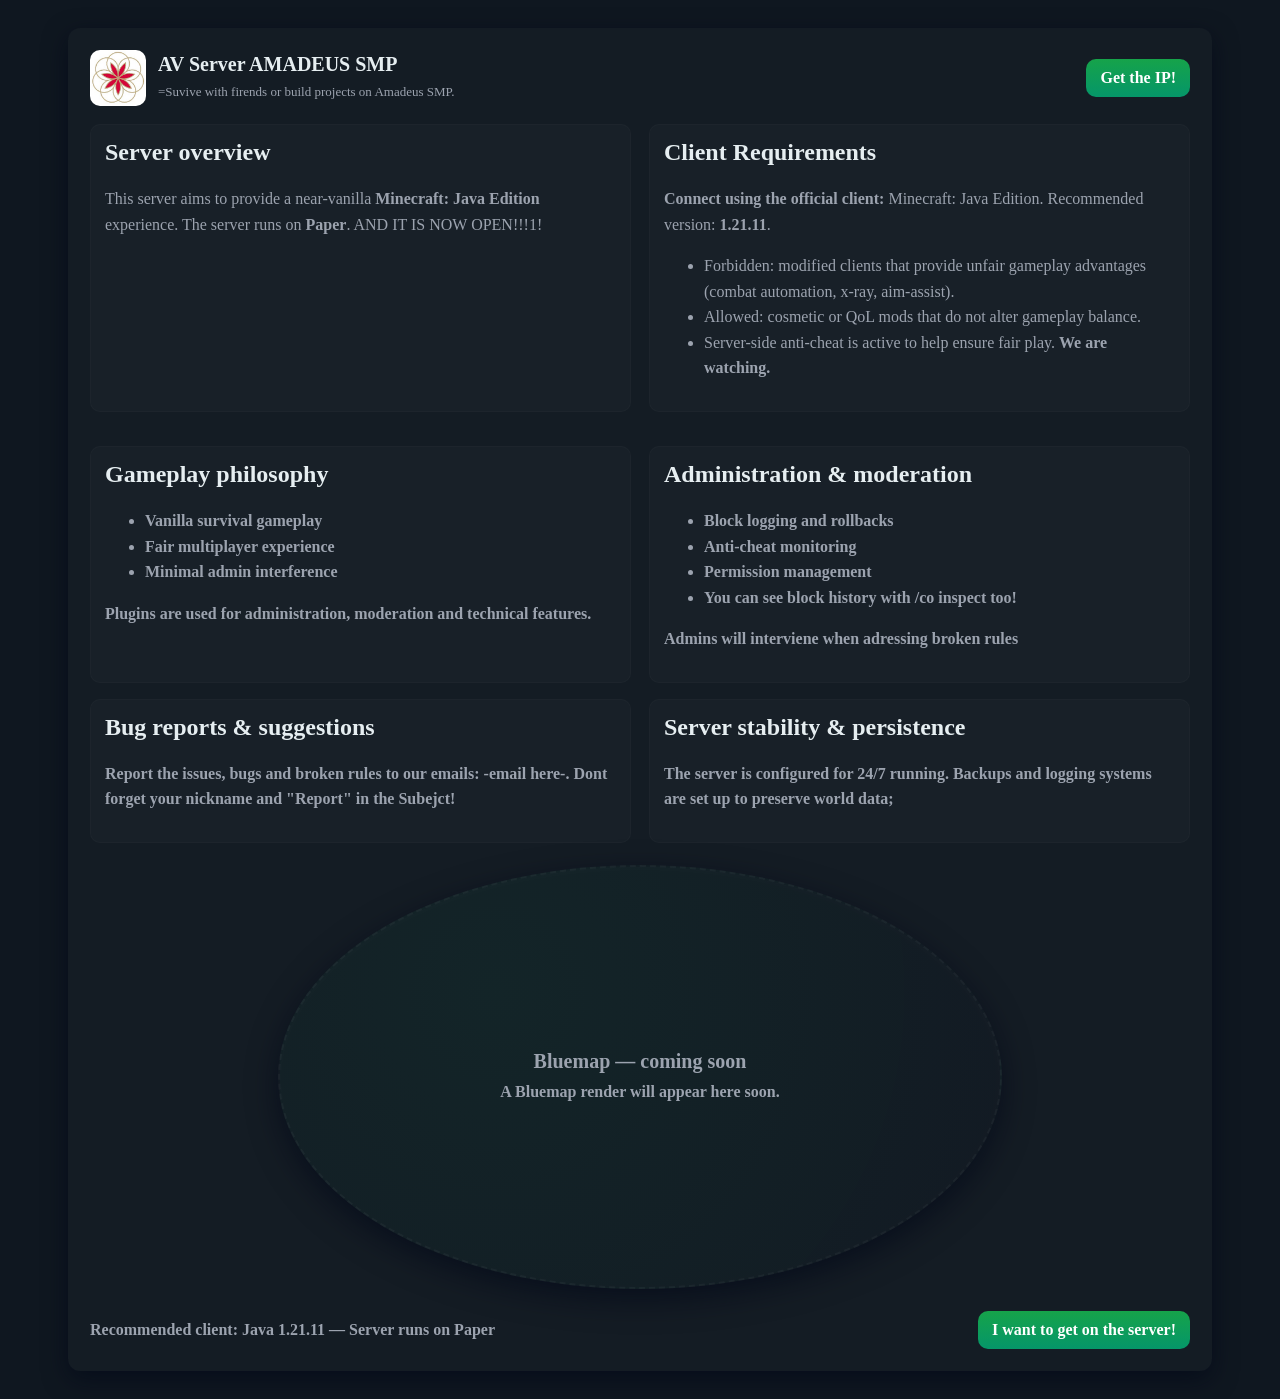
<file: index.html>
<!doctype html>
<html lang="en">
<head>
  <meta charset="utf-8" />
  <meta name="viewport" content="width=device-width,initial-scale=1" />
  <title>AMADEUS SMP — Server overview</title>

  <link rel="stylesheet" href="style.css">
  <style>
    /* Minimal additions to ensure scrollability and the bluemap bubble */
    html,body{margin:0;padding:0;background:var(--bg,#0f1720);color:var(--text,#e6eef1);-webkit-font-smoothing:antialiased}
    .page-wrap{max-width:1100px;margin:28px auto;padding:22px;background:rgba(255,255,255,0.02);border-radius:12px;box-shadow:0 8px 24px rgba(2,6,23,0.6);}
    header{display:flex;align-items:center;justify-content:space-between;gap:16px;margin-bottom:18px}
    .brand{display:flex;align-items:center;gap:12px}
    .logo-img{width:56px;height:56px;border-radius:10px;object-fit:cover;display:block}
    main{display:block;max-height:none;overflow:auto} /* permit full page scrolling */
    .grid{display:grid;grid-template-columns:1fr 1fr;gap:18px}
    .card{background:rgba(255,255,255,0.02);padding:14px;border-radius:10px;border:1px solid rgba(255,255,255,0.02)}
    .muted{color:var(--muted,#9ca3af);line-height:1.6}
    .bluemap-bubble{
      width:100%;
      height:420px;
      display:flex;
      align-items:center;
      justify-content:center;
      border-radius:50%;
      background:radial-gradient(circle at 30% 30%, rgba(20,180,120,0.06), rgba(2,6,23,0.08));
      box-shadow:0 10px 30px rgba(2,6,23,0.6), inset 0 2px 8px rgba(255,255,255,0.02);
      border:2px dashed rgba(255,255,255,0.04);
      min-width:420px;
      max-width:720px;
      margin:0 auto;
    }
    .bluemap-label{color:var(--muted,#9ca3af);text-align:center;font-weight:600}
    @media(max-width:900px){
      .grid{grid-template-columns:1fr}
      .bluemap-bubble{min-width:260px;height:260px;border-radius:40px}
    }
    .actions{display:flex;gap:10px;flex-wrap:wrap}
    .btn{display:inline-block;padding:10px 14px;border-radius:10px;text-decoration:none;font-weight:700}
    .btn.secondary{background:transparent;border:1px solid rgba(255,255,255,0.06);color:var(--muted,#9ca3af)}
    .btn.primary{background:linear-gradient(180deg,#16a34a,#059669);color:#fff}
  </style>
</head>
<body>
  <div class="page-wrap">
    <header>
      <div class="brand">
        <!-- replace this file in your repo: icon_amadeus.jpeg -->
        <img class="logo-img" src="icon_amadeus.jpeg" alt="AMADEUS logo — MC" />
        <div>
          <h1 style="margin:0;font-size:20px">AV Server AMADEUS SMP</h1>
          <div class="muted" style="font-size:13px;margin-top:6px">=Suvive with firends or build projects on Amadeus SMP.</div>
        </div>
      </div>

      <div class="actions">
        <!-- green button leads to rules.html -->
        <a class="btn primary" href="rules.html" role="button">Get the IP!</a>
      </div>
    </header>

    <main>
      <section class="grid" aria-label="overview and client requirements">
        <div class="card">
          <h2 style="margin-top:0">Server overview</h2>
          <p class="muted">This server aims to provide a near-vanilla <strong>Minecraft: Java Edition</strong> experience. The server runs on <strong>Paper</strong>. </strong>AND IT IS NOW OPEN!!!1!</strong></p>
        </div>

        <div class="card">
          <h2 style="margin-top:0">Client Requirements</h2>
          <p class="muted"><strong>Connect using the official client:</strong> Minecraft: Java Edition. Recommended version: <strong>1.21.11</strong>.</p>
          <ul class="muted" style="margin-top:6px">
            <li>Forbidden: modified clients that provide unfair gameplay advantages (combat automation, x-ray, aim-assist).</li>
            <li>Allowed: cosmetic or QoL mods that do not alter gameplay balance.</li>
            <li>Server-side anti-cheat is active to help ensure fair play. <strong>We are watching.<strong></li>
          </ul>
        </div>
      </section>

      <div style="height:16px"></div>

      <section class="grid" aria-label="gameplay and administration">
        <div class="card">
          <h2 style="margin-top:0">Gameplay philosophy</h2>
          <ul class="muted">
            <li>Vanilla survival gameplay</li>
            <li>Fair multiplayer experience</li>
            <li>Minimal admin interference</li>
          </ul>
          <p class="muted" style="margin-top:8px">Plugins are used for administration, moderation and technical features.</p>
        </div>

        <div class="card">
          <h2 style="margin-top:0">Administration &amp; moderation</h2>
          <ul class="muted">
            <li>Block logging and rollbacks</li>
            <li>Anti-cheat monitoring</li>
            <li>Permission management</li>
            <li>You can see block history with /co inspect too!</li>
          </ul>
          <p class="muted" style="margin-top:8px">Admins will interviene when adressing broken rules</p>
        </div>
      </section>

      <div style="height:16px"></div>

      <section class="grid" aria-label="reports and persistence">
        <div class="card">
          <h2 style="margin-top:0">Bug reports &amp; suggestions</h2>
          <p class="muted">Report the issues, bugs and broken rules to our emails: -email here-. Dont forget your nickname and "Report" in the Subejct!</p>
        </div>

        <div class="card">
          <h2 style="margin-top:0">Server stability &amp; persistence</h2>
          <p class="muted">The server is configured for 24/7 running. Backups and logging systems are set up to preserve world data; </p>
        </div>
      </section>

      <div style="height:22px"></div>

      <!-- Bluemap bubble placeholder (big, central) -->
      <section aria-label="Bluemap placeholder" style="text-align:center;">
        <div class="bluemap-bubble" role="img" aria-label="Bluemap coming soon">
          <div>
            <div class="bluemap-label" style="font-size:20px;margin-bottom:6px">Bluemap — coming soon</div>
            <p class="muted" style="margin:0">A Bluemap render will appear here soon.</p>
          </div>
        </div>
      </section>

      <div style="height:22px"></div>

      <footer style="display:flex;justify-content:space-between;align-items:center;flex-wrap:wrap;gap:12px">
        <div class="muted">Recommended client: Java 1.21.11 — Server runs on Paper</div>
        <div class="actions">
          <a class="btn primary" href="rules.html">I want to get on the server!</a>
        </div>
      </footer>
    </main>
  </div>

  <script src="script.js"></script>
</body>
</html>
</file>
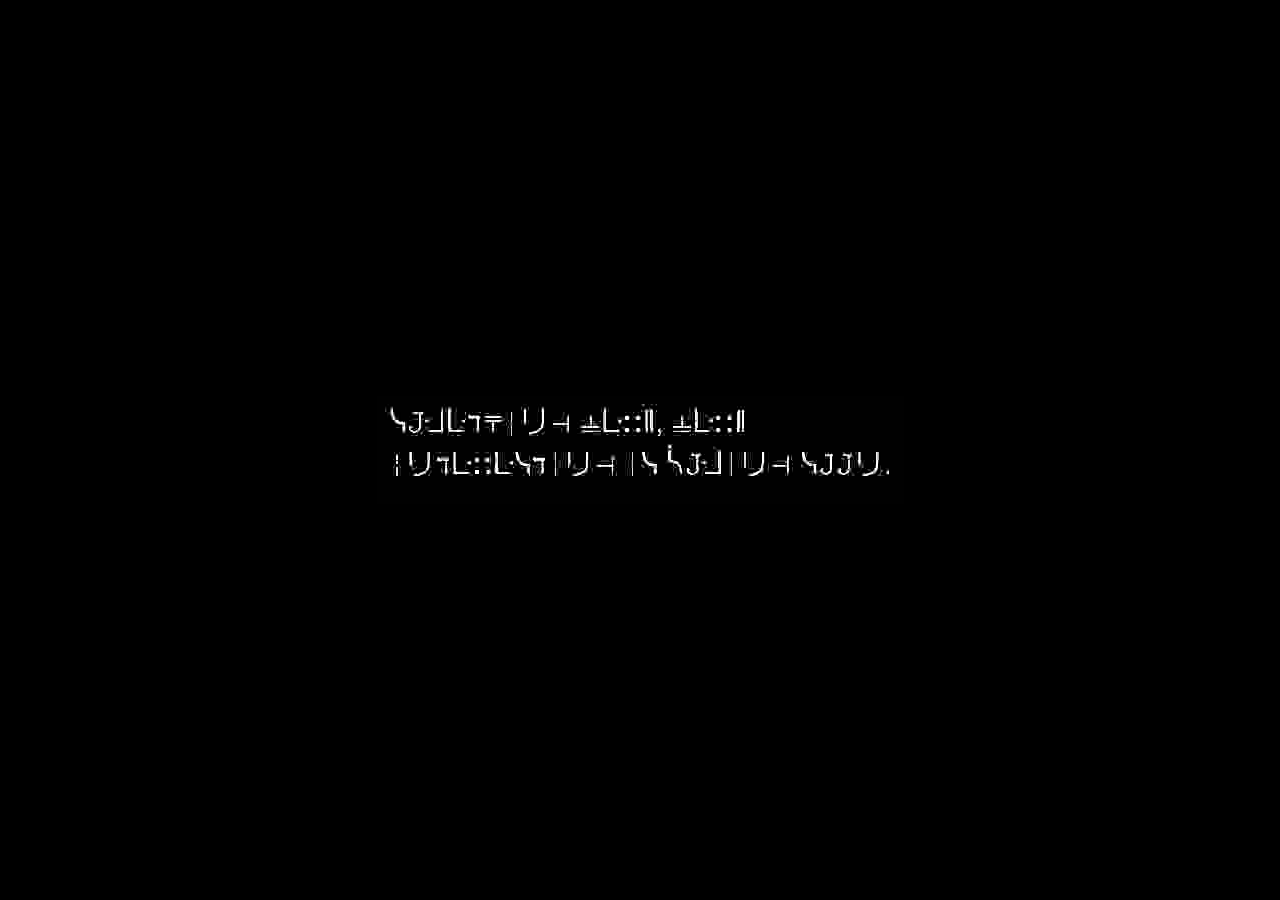
<file: shh/index.html>
<!doctype html>
<html lang="en">
<head>
    <meta charset="UTF-8">
    <meta name="viewport" content="width=device-width, initial-scale=1.0">
    <title>⍑𝙹∴ ↸╎↸ ||𝙹⚍ ᔑ∷∷╎⍊ᒷ ⍑ᒷ∷ᒷ?</title>
    <style>
        body {
            margin: 0;
            padding: 0;
            background-color: black;
            display: flex;
            justify-content: center;
            align-items: center;
            min-height: 100vh;
        }
        
        img {
            max-width: 90%;
            max-height: 90vh;
            object-fit: contain;
        }
    </style>
</head>
<body>
    <img src="shh.jpg">
</body>
</html>
</file>
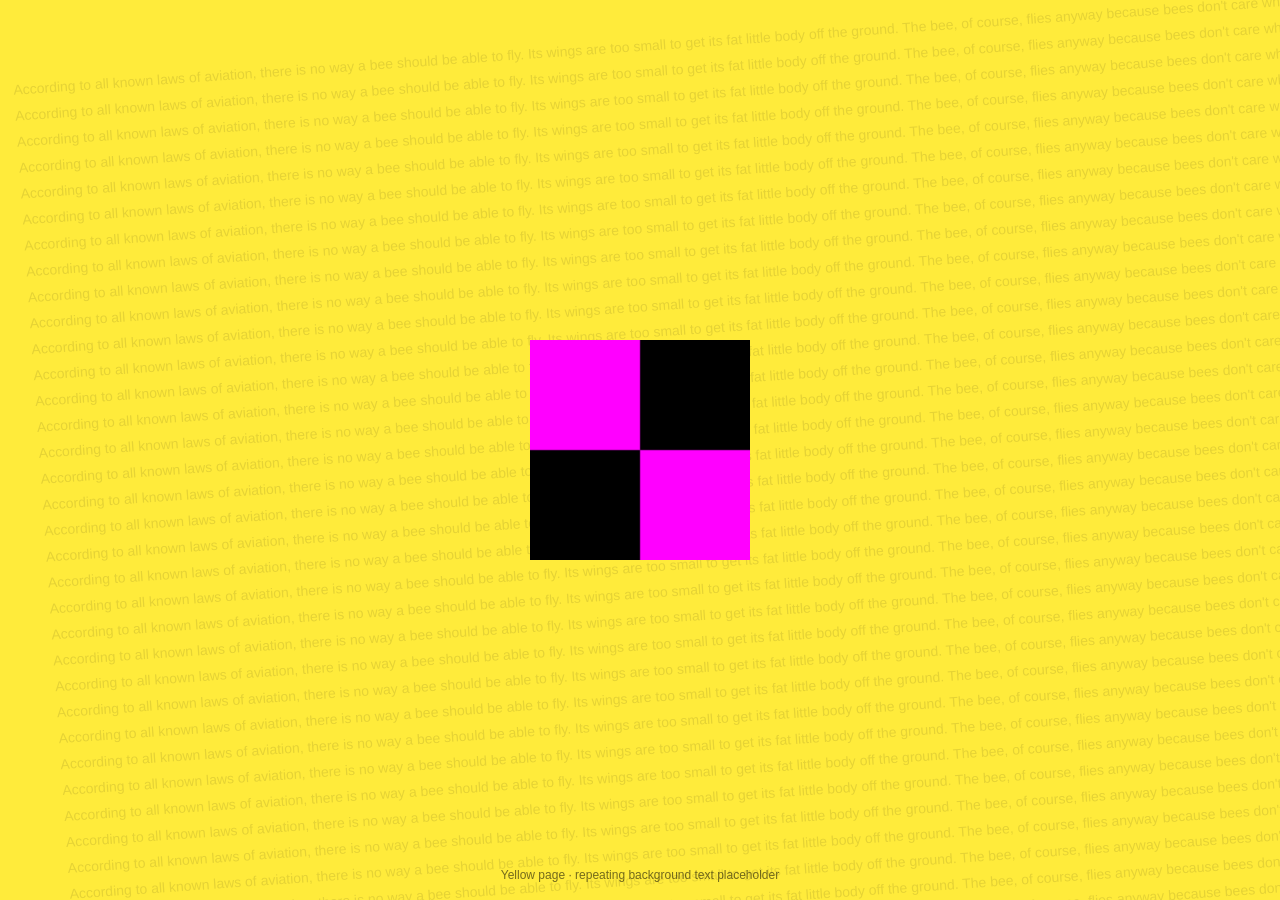
<file: html site - Copy.html>
<!doctype html>
<html lang="en">
<head>
<meta charset="utf-8" />
<meta name="viewport" content="width=device-width,initial-scale=1" />
<title>May the missing CS: Source Bless Your Soul</title>
<style>
  html,body { height:100%; margin:0; }
  body {
    background: #FFEB3B; /* yellow */
    font-family: "Segoe UI", Roboto, Helvetica, Arial, sans-serif;
    overflow: hidden;
  }

  /* Repeating background text */
  .bg-text {
    position: fixed;
    inset: 0;
    z-index: 0;
    display: flex;
    flex-wrap: wrap;
    align-content: flex-start;
    padding: 40px;
    gap: 12px 20px;
    pointer-events: none;
    opacity: 0.10;
    line-height: 1;
    font-size: 14px;
    color: #000;
    transform: rotate(-4deg);
    user-select: none;
  }

  .bg-text span { white-space: nowrap; padding-right: 6px; }

  /* Centered spinner */
  .center {
    position: fixed;
    inset: 0;
    display: flex;
    align-items: center;
    justify-content: center;
    z-index: 2;
  }

  /* Spinning PNG */
  .spinner-img {
    width: 220px;
    height: 220px;
    object-fit: cover;
    animation: spin 3s linear infinite;
  }

  @keyframes spin {
    from { transform: rotate(0deg); }
    to   { transform: rotate(360deg); }
  }

  /* Caption */
  .caption {
    position: fixed;
    bottom: 18px;
    width: 100%;
    text-align: center;
    z-index: 3;
    pointer-events: none;
    font-size: 12px;
    color: rgba(0,0,0,0.55);
  }

  @media (max-width:480px) {
    .spinner-img { width: 150px; height: 150px; }
    .bg-text { font-size:12px; padding:20px; gap:8px 12px; }
  }
</style>
</head>
<body>

  <!-- Repeating background text -->
  <div class="bg-text" aria-hidden="true">
    <span>According to all known laws
of aviation,
there is no way a bee
should be able to fly.
Its wings are too small to get
its fat little body off the ground.
The bee, of course, flies anyway
because bees don't care
what humans think is impossible.
Yellow, black. Yellow, black.
Yellow, black. Yellow, black.
Ooh, black and yellow!
Let's shake it up a little.
Barry! Breakfast is ready!
Ooming!
Hang on a second.
Hello?
- Barry?
- Adam?
- Oan you believe this is happening?
- I can't. I'll pick you up.
Looking sharp.
Use the stairs. Your father
paid good money for those.
Sorry. I'm excited.
Here's the graduate.
We're very proud of you, son.
A perfect report card, all B's.
Very proud.
Ma! I got a thing going here.
- You got lint on your fuzz.
- Ow! That's me!
- Wave to us! We'll be in row 118,000.
- Bye!
Barry, I told you,
stop flying in the house!
- Hey, Adam.
- Hey, Barry.
- Is that fuzz gel?
- A little. Special day, graduation.
Never thought I'd make it.
Three days grade school,
three days high school.
Those were awkward.
Three days college. I'm glad I took
a day and hitchhiked around the hive.
You did come back different.
- Hi, Barry.
- Artie, growing a mustache? Looks good.
- Hear about Frankie?
- Yeah.
- You going to the funeral?
- No, I'm not going.
Everybody knows,
sting someone, you die.
Don't waste it on a squirrel.
Such a hothead.
I guess he could have
just gotten out of the way.
I love this incorporating
an amusement park into our day.
That's why we don't need vacations.
Boy, quite a bit of pomp...
under the circumstances.
- Well, Adam, today we are men.
- We are!
- Bee-men.
- Amen!
Hallelujah!
Students, faculty, distinguished bees,
please welcome Dean Buzzwell.
Welcome, New Hive Oity
graduating class of...
...9:15.
That concludes our ceremonies.
And begins your career
at Honex Industries!
Will we pick ourjob today?
I heard it's just orientation.
Heads up! Here we go.
Keep your hands and antennas
inside the tram at all times.
- Wonder what it'll be like?
- A little scary.
Welcome to Honex,
a division of Honesco
and a part of the Hexagon Group.
This is it!
Wow.
Wow.
We know that you, as a bee,
have worked your whole life
to get to the point where you
can work for your whole life.
Honey begins when our valiant Pollen
Jocks bring the nectar to the hive.
Our top-secret formula
is automatically color-corrected,
scent-adjusted and bubble-contoured
into this soothing sweet syrup
with its distinctive
golden glow you know as...
Honey!
- That girl was hot.
- She's my cousin!
- She is?
- Yes, we're all cousins.
- Right. You're right.
- At Honex, we constantly strive
to improve every aspect
of bee existence.
These bees are stress-testing
a new helmet technology.
- What do you think he makes?
- Not enough.
Here we have our latest advancement,
the Krelman.
- What does that do?
- Oatches that little strand of honey
that hangs after you pour it.
Saves us millions.
Oan anyone work on the Krelman?
Of course. Most bee jobs are
small ones. But bees know
that every small job,
if it's done well, means a lot.
But choose carefully
because you'll stay in the job
you pick for the rest of your life.
The same job the rest of your life?
I didn't know that.
What's the difference?
You'll be happy to know that bees,
as a species, haven't had one day off
in 27 million years.
So you'll just work us to death?
We'll sure try.
Wow! That blew my mind!
"What's the difference?"
How can you say that?
One job forever?
That's an insane choice to have to make.
I'm relieved. Now we only have
to make one decision in life.
But, Adam, how could they
never have told us that?
Why would you question anything?
We're bees.
We're the most perfectly
functioning society on Earth.
You ever think maybe things
work a little too well here?
Like what? Give me one example.
I don't know. But you know
what I'm talking about.
Please clear the gate.
Royal Nectar Force on approach.
Wait a second. Oheck it out.
- Hey, those are Pollen Jocks!
- Wow.
I've never seen them this close.
They know what it's like
outside the hive.
Yeah, but some don't come back.
- Hey, Jocks!
- Hi, Jocks!
You guys did great!
You're monsters!
You're sky freaks! I love it! I love it!
- I wonder where they were.
- I don't know.
Their day's not planned.
Outside the hive, flying who knows
where, doing who knows what.
You can'tjust decide to be a Pollen
Jock. You have to be bred for that.
Right.
Look. That's more pollen
than you and I will see in a lifetime.
It's just a status symbol.
Bees make too much of it.
Perhaps. Unless you're wearing it
and the ladies see you wearing it.
Those ladies?
Aren't they our cousins too?
Distant. Distant.
Look at these two.
- Oouple of Hive Harrys.
- Let's have fun with them.
It must be dangerous
being a Pollen Jock.
Yeah. Once a bear pinned me
against a mushroom!
He had a paw on my throat,
and with the other, he was slapping me!
- Oh, my!
- I never thought I'd knock him out.
What were you doing during this?
Trying to alert the authorities.
I can autograph that.
A little gusty out there today,
wasn't it, comrades?
Yeah. Gusty.
We're hitting a sunflower patch
six miles from here tomorrow.
- Six miles, huh?
- Barry!
A puddle jump for us,
but maybe you're not up for it.
- Maybe I am.
- You are not!
We're going 0900 at J-Gate.
What do you think, buzzy-boy?
Are you bee enough?
I might be. It all depends
on what 0900 means.
Hey, Honex!
Dad, you surprised me.
You decide what you're interested in?
- Well, there's a lot of choices.
- But you only get one.
Do you ever get bored
doing the same job every day?
Son, let me tell you about stirring.
You grab that stick, and you just
move it around, and you stir it around.
You get yourself into a rhythm.
It's a beautiful thing.
You know, Dad,
the more I think about it,
maybe the honey field
just isn't right for me.
You were thinking of what,
making balloon animals?
That's a bad job
for a guy with a stinger.
Janet, your son's not sure
he wants to go into honey!
- Barry, you are so funny sometimes.
- I'm not trying to be funny.
You're not funny! You're going
into honey. Our son, the stirrer!
- You're gonna be a stirrer?
- No one's listening to me!
Wait till you see the sticks I have.
I could say anything right now.
I'm gonna get an ant tattoo!
Let's open some honey and celebrate!
Maybe I'll pierce my thorax.
Shave my antennae.
Shack up with a grasshopper. Get
a gold tooth and call everybody "dawg"!
I'm so proud.
- We're starting work today!
- Today's the day.
Oome on! All the good jobs
will be gone.
Yeah, right.
Pollen counting, stunt bee, pouring,
stirrer, front desk, hair removal...
- Is it still available?
- Hang on. Two left!
One of them's yours! Oongratulations!
Step to the side.
- What'd you get?
- Picking crud out. Stellar!
Wow!
Oouple of newbies?
Yes, sir! Our first day! We are ready!
Make your choice.
- You want to go first?
- No, you go.
Oh, my. What's available?
Restroom attendant's open,
not for the reason you think.
- Any chance of getting the Krelman?
- Sure, you're on.
I'm sorry, the Krelman just closed out.
Wax monkey's always open.
The Krelman opened up again.
What happened?
A bee died. Makes an opening. See?
He's dead. Another dead one.
Deady. Deadified. Two more dead.
Dead from the neck up.
Dead from the neck down. That's life!
Oh, this is so hard!
Heating, cooling,
stunt bee, pourer, stirrer,
humming, inspector number seven,
lint coordinator, stripe supervisor,
mite wrangler. Barry, what
do you think I should... Barry?
Barry!
All right, we've got the sunflower patch
in quadrant nine...
What happened to you?
Where are you?
- I'm going out.
- Out? Out where?
- Out there.
- Oh, no!
I have to, before I go
to work for the rest of my life.
You're gonna die! You're crazy! Hello?
Another call coming in.
If anyone's feeling brave,
there's a Korean deli on 83rd
that gets their roses today.
Hey, guys.
- Look at that.
- Isn't that the kid we saw yesterday?
Hold it, son, flight deck's restricted.
It's OK, Lou. We're gonna take him up.
Really? Feeling lucky, are you?
Sign here, here. Just initial that.
- Thank you.
- OK.
You got a rain advisory today,
and as you all know,
bees cannot fly in rain.
So be careful. As always,
watch your brooms,
hockey sticks, dogs,
birds, bears and bats.
Also, I got a couple of reports
of root beer being poured on us.
Murphy's in a home because of it,
babbling like a cicada!
- That's awful.
- And a reminder for you rookies,
bee law number one,
absolutely no talking to humans!
All right, launch positions!
Buzz, buzz, buzz, buzz! Buzz, buzz,
buzz, buzz! Buzz, buzz, buzz, buzz!
Black and yellow!
Hello!
You ready for this, hot shot?
Yeah. Yeah, bring it on.
Wind, check.
- Antennae, check.
- Nectar pack, check.
- Wings, check.
- Stinger, check.
Scared out of my shorts, check.
OK, ladies,
let's move it out!
Pound those petunias,
you striped stem-suckers!
All of you, drain those flowers!
Wow! I'm out!
I can't believe I'm out!
So blue.
I feel so fast and free!
Box kite!
Wow!
Flowers!
This is Blue Leader.
We have roses visual.
Bring it around 30 degrees and hold.
Roses!
30 degrees, roger. Bringing it around.
Stand to the side, kid.
It's got a bit of a kick.
That is one nectar collector!
- Ever see pollination up close?
- No, sir.
I pick up some pollen here, sprinkle it
over here. Maybe a dash over there,
a pinch on that one.
See that? It's a little bit of magic.
That's amazing. Why do we do that?
That's pollen power. More pollen, more
flowers, more nectar, more honey for us.
Oool.
I'm picking up a lot of bright yellow.
Oould be daisies. Don't we need those?
Oopy that visual.
Wait. One of these flowers
seems to be on the move.
Say again? You're reporting
a moving flower?
Affirmative.
That was on the line!
This is the coolest. What is it?
I don't know, but I'm loving this color.
It smells good.
Not like a flower, but I like it.
Yeah, fuzzy.
Ohemical-y.
Oareful, guys. It's a little grabby.
My sweet lord of bees!
Oandy-brain, get off there!
Problem!
- Guys!
- This could be bad.
Affirmative.
Very close.
Gonna hurt.
Mama's little boy.
You are way out of position, rookie!
Ooming in at you like a missile!
Help me!
I don't think these are flowers.
- Should we tell him?
- I think he knows.
What is this?!
Match point!
You can start packing up, honey,
because you're about to eat it!
Yowser!
Gross.
There's a bee in the car!
- Do something!
- I'm driving!
- Hi, bee.
- He's back here!
He's going to sting me!
Nobody move. If you don't move,
he won't sting you. Freeze!
He blinked!
Spray him, Granny!
What are you doing?!
Wow... the tension level
out here is unbelievable.
I gotta get home.
Oan't fly in rain.
Oan't fly in rain.
Oan't fly in rain.
Mayday! Mayday! Bee going down!
Ken, could you close
the window please?
Ken, could you close
the window please?
Oheck out my new resume.
I made it into a fold-out brochure.
You see? Folds out.
Oh, no. More humans. I don't need this.
What was that?
Maybe this time. This time. This time.
This time! This time! This...
Drapes!
That is diabolical.
It's fantastic. It's got all my special
skills, even my top-ten favorite movies.
What's number one? Star Wars?
Nah, I don't go for that...
...kind of stuff.
No wonder we shouldn't talk to them.
They're out of their minds.
When I leave a job interview, they're
flabbergasted, can't believe what I say.
There's the sun. Maybe that's a way out.
I don't remember the sun
having a big 75 on it.
I predicted global warming.
I could feel it getting hotter.
At first I thought it was just me.
Wait! Stop! Bee!
Stand back. These are winter boots.
Wait!
Don't kill him!
You know I'm allergic to them!
This thing could kill me!
Why does his life have
less value than yours?
Why does his life have any less value
than mine? Is that your statement?
I'm just saying all life has value. You
don't know what he's capable of feeling.
My brochure!
There you go, little guy.
I'm not scared of him.
It's an allergic thing.
Put that on your resume brochure.
My whole face could puff up.
Make it one of your special skills.
Knocking someone out
is also a special skill.
Right. Bye, Vanessa. Thanks.
- Vanessa, next week? Yogurt night?
- Sure, Ken. You know, whatever.
- You could put carob chips on there.
- Bye.
- Supposed to be less calories.
- Bye.
I gotta say something.
She saved my life.
I gotta say something.
All right, here it goes.
Nah.
What would I say?
I could really get in trouble.
It's a bee law.
You're not supposed to talk to a human.
I can't believe I'm doing this.
I've got to.
Oh, I can't do it. Oome on!
No. Yes. No.
Do it. I can't.
How should I start it?
"You like jazz?" No, that's no good.
Here she comes! Speak, you fool!
Hi!
I'm sorry.
- You're talking.
- Yes, I know.
You're talking!
I'm so sorry.
No, it's OK. It's fine.
I know I'm dreaming.
But I don't recall going to bed.
Well, I'm sure this
is very disconcerting.
This is a bit of a surprise to me.
I mean, you're a bee!
I am. And I'm not supposed
to be doing this,
but they were all trying to kill me.
And if it wasn't for you...
I had to thank you.
It's just how I was raised.
That was a little weird.
- I'm talking with a bee.
- Yeah.
I'm talking to a bee.
And the bee is talking to me!
I just want to say I'm grateful.
I'll leave now.
- Wait! How did you learn to do that?
- What?
The talking thing.
Same way you did, I guess.
"Mama, Dada, honey." You pick it up.
- That's very funny.
- Yeah.
Bees are funny. If we didn't laugh,
we'd cry with what we have to deal with.
Anyway...
Oan I...
...get you something?
- Like what?
I don't know. I mean...
I don't know. Ooffee?
I don't want to put you out.
It's no trouble. It takes two minutes.
- It's just coffee.
- I hate to impose.
- Don't be ridiculous!
- Actually, I would love a cup.
Hey, you want rum cake?
- I shouldn't.
- Have some.
- No, I can't.
- Oome on!
I'm trying to lose a couple micrograms.
- Where?
- These stripes don't help.
You look great!
I don't know if you know
anything about fashion.
Are you all right?
No.
He's making the tie in the cab
as they're flying up Madison.
He finally gets there.
He runs up the steps into the church.
The wedding is on.
And he says, "Watermelon?
I thought you said Guatemalan.
Why would I marry a watermelon?"
Is that a bee joke?
That's the kind of stuff we do.
Yeah, different.
So, what are you gonna do, Barry?
About work? I don't know.
I want to do my part for the hive,
but I can't do it the way they want.
I know how you feel.
- You do?
- Sure.
My parents wanted me to be a lawyer or
a doctor, but I wanted to be a florist.
- Really?
- My only interest is flowers.
Our new queen was just elected
with that same campaign slogan.
Anyway, if you look...
There's my hive right there. See it?
You're in Sheep Meadow!
Yes! I'm right off the Turtle Pond!
No way! I know that area.
I lost a toe ring there once.
- Why do girls put rings on their toes?
- Why not?
- It's like putting a hat on your knee.
- Maybe I'll try that.
- You all right, ma'am?
- Oh, yeah. Fine.
Just having two cups of coffee!
Anyway, this has been great.
Thanks for the coffee.
Yeah, it's no trouble.
Sorry I couldn't finish it. If I did,
I'd be up the rest of my life.
Are you...?
Oan I take a piece of this with me?
Sure! Here, have a crumb.
- Thanks!
- Yeah.
All right. Well, then...
I guess I'll see you around.
Or not.
OK, Barry.
And thank you
so much again... for before.
Oh, that? That was nothing.
Well, not nothing, but... Anyway...
This can't possibly work.
He's all set to go.
We may as well try it.
OK, Dave, pull the chute.
- Sounds amazing.
- It was amazing!
It was the scariest,
happiest moment of my life.
Humans! I can't believe
you were with humans!
Giant, scary humans!
What were they like?
Huge and crazy. They talk crazy.
They eat crazy giant things.
They drive crazy.
- Do they try and kill you, like on TV?
- Some of them. But some of them don't.
- How'd you get back?
- Poodle.
You did it, and I'm glad. You saw
whatever you wanted to see.
You had your "experience." Now you
can pick out yourjob and be normal.
- Well...
- Well?
Well, I met someone.
You did? Was she Bee-ish?
- A wasp?! Your parents will kill you!
- No, no, no, not a wasp.
- Spider?
- I'm not attracted to spiders.
I know it's the hottest thing,
with the eight legs and all.
I can't get by that face.
So who is she?
She's... human.
No, no. That's a bee law.
You wouldn't break a bee law.
- Her name's Vanessa.
- Oh, boy.
She's so nice. And she's a florist!
Oh, no! You're dating a human florist!
We're not dating.
You're flying outside the hive, talking
to humans that attack our homes
with power washers and M-80s!
One-eighth a stick of dynamite!
She saved my life!
And she understands me.
This is over!
Eat this.
This is not over! What was that?
- They call it a crumb.
- It was so stingin' stripey!
And that's not what they eat.
That's what falls off what they eat!
- You know what a Oinnabon is?
- No.
It's bread and cinnamon and frosting.
They heat it up...
Sit down!
...really hot!
- Listen to me!
We are not them! We're us.
There's us and there's them!
Yes, but who can deny
the heart that is yearning?
There's no yearning.
Stop yearning. Listen to me!
You have got to start thinking bee,
my friend. Thinking bee!
- Thinking bee.
- Thinking bee.
Thinking bee! Thinking bee!
Thinking bee! Thinking bee!
There he is. He's in the pool.
You know what your problem is, Barry?
I gotta start thinking bee?
How much longer will this go on?
It's been three days!
Why aren't you working?
I've got a lot of big life decisions
to think about.
What life? You have no life!
You have no job. You're barely a bee!
Would it kill you
to make a little honey?
Barry, come out.
Your father's talking to you.
Martin, would you talk to him?
Barry, I'm talking to you!
You coming?
Got everything?
All set!
Go ahead. I'll catch up.
Don't be too long.
Watch this!
Vanessa!
- We're still here.
- I told you not to yell at him.
He doesn't respond to yelling!
- Then why yell at me?
- Because you don't listen!
I'm not listening to this.
Sorry, I've gotta go.
- Where are you going?
- I'm meeting a friend.
A girl? Is this why you can't decide?
Bye.
I just hope she's Bee-ish.
They have a huge parade
of flowers every year in Pasadena?
To be in the Tournament of Roses,
that's every florist's dream!
Up on a float, surrounded
by flowers, crowds cheering.
A tournament. Do the roses
compete in athletic events?
No. All right, I've got one.
How come you don't fly everywhere?
It's exhausting. Why don't you
run everywhere? It's faster.
Yeah, OK, I see, I see.
All right, your turn.
TiVo. You can just freeze live TV?
That's insane!
You don't have that?
We have Hivo, but it's a disease.
It's a horrible, horrible disease.
Oh, my.
Dumb bees!
You must want to sting all those jerks.
We try not to sting.
It's usually fatal for us.
So you have to watch your temper.
Very carefully.
You kick a wall, take a walk,
write an angry letter and throw it out.
Work through it like any emotion:
Anger, jealousy, lust.
Oh, my goodness! Are you OK?
Yeah.
- What is wrong with you?!
- It's a bug.
He's not bothering anybody.
Get out of here, you creep!
What was that? A Pic 'N' Save circular?
Yeah, it was. How did you know?
It felt like about 10 pages.
Seventy-five is pretty much our limit.
You've really got that
down to a science.
- I lost a cousin to Italian Vogue.
- I'll bet.
What in the name
of Mighty Hercules is this?
How did this get here?
Oute Bee, Golden Blossom,
Ray Liotta Private Select?
- Is he that actor?
- I never heard of him.
- Why is this here?
- For people. We eat it.
You don't have
enough food of your own?
- Well, yes.
- How do you get it?
- Bees make it.
- I know who makes it!
And it's hard to make it!
There's heating, cooling, stirring.
You need a whole Krelman thing!
- It's organic.
- It's our-ganic!
It's just honey, Barry.
Just what?!
Bees don't know about this!
This is stealing! A lot of stealing!
You've taken our homes, schools,
hospitals! This is all we have!
And it's on sale?!
I'm getting to the bottom of this.
I'm getting to the bottom
of all of this!
Hey, Hector.
- You almost done?
- Almost.
He is here. I sense it.
Well, I guess I'll go home now
and just leave this nice honey out,
with no one around.
You're busted, box boy!
I knew I heard something.
So you can talk!
I can talk.
And now you'll start talking!
Where you getting the sweet stuff?
Who's your supplier?
I don't understand.
I thought we were friends.
The last thing we want
to do is upset bees!
You're too late! It's ours now!
You, sir, have crossed
the wrong sword!
You, sir, will be lunch
for my iguana, Ignacio!
Where is the honey coming from?
Tell me where!
Honey Farms! It comes from Honey Farms!
Orazy person!
What horrible thing has happened here?
These faces, they never knew
what hit them. And now
they're on the road to nowhere!
Just keep still.
What? You're not dead?
Do I look dead? They will wipe anything
that moves. Where you headed?
To Honey Farms.
I am onto something huge here.
I'm going to Alaska. Moose blood,
crazy stuff. Blows your head off!
I'm going to Tacoma.
- And you?
- He really is dead.
All right.
Uh-oh!
- What is that?!
- Oh, no!
- A wiper! Triple blade!
- Triple blade?
Jump on! It's your only chance, bee!
Why does everything have
to be so doggone clean?!
How much do you people need to see?!
Open your eyes!
Stick your head out the window!
From NPR News in Washington,
I'm Oarl Kasell.
But don't kill no more bugs!
- Bee!
- Moose blood guy!!
- You hear something?
- Like what?
Like tiny screaming.
Turn off the radio.
Whassup, bee boy?
Hey, Blood.
Just a row of honey jars,
as far as the eye could see.
Wow!
I assume wherever this truck goes
is where they're getting it.
I mean, that honey's ours.
- Bees hang tight.
- We're all jammed in.
It's a close community.
Not us, man. We on our own.
Every mosquito on his own.
- What if you get in trouble?
- You a mosquito, you in trouble.
Nobody likes us. They just smack.
See a mosquito, smack, smack!
At least you're out in the world.
You must meet girls.
Mosquito girls try to trade up,
get with a moth, dragonfly.
Mosquito girl don't want no mosquito.
You got to be kidding me!
Mooseblood's about to leave
the building! So long, bee!
- Hey, guys!
- Mooseblood!
I knew I'd catch y'all down here.
Did you bring your crazy straw?
We throw it in jars, slap a label on it,
and it's pretty much pure profit.
What is this place?
A bee's got a brain
the size of a pinhead.
They are pinheads!
Pinhead.
- Oheck out the new smoker.
- Oh, sweet. That's the one you want.
The Thomas 3000!
Smoker?
Ninety puffs a minute, semi-automatic.
Twice the nicotine, all the tar.
A couple breaths of this
knocks them right out.
They make the honey,
and we make the money.
"They make the honey,
and we make the money"?
Oh, my!
What's going on? Are you OK?
Yeah. It doesn't last too long.
Do you know you're
in a fake hive with fake walls?
Our queen was moved here.
We had no choice.
This is your queen?
That's a man in women's clothes!
That's a drag queen!
What is this?
Oh, no!
There's hundreds of them!
Bee honey.
Our honey is being brazenly stolen
on a massive scale!
This is worse than anything bears
have done! I intend to do something.
Oh, Barry, stop.
Who told you humans are taking
our honey? That's a rumor.
Do these look like rumors?
That's a conspiracy theory.
These are obviously doctored photos.
How did you get mixed up in this?
He's been talking to humans.
- What?
- Talking to humans?!
He has a human girlfriend.
And they make out!
Make out? Barry!
We do not.
- You wish you could.
- Whose side are you on?
The bees!
I dated a cricket once in San Antonio.
Those crazy legs kept me up all night.
Barry, this is what you want
to do with your life?
I want to do it for all our lives.
Nobody works harder than bees!
Dad, I remember you
coming home so overworked
your hands were still stirring.
You couldn't stop.
I remember that.
What right do they have to our honey?
We live on two cups a year. They put it
in lip balm for no reason whatsoever!
Even if it's true, what can one bee do?
Sting them where it really hurts.
In the face! The eye!
- That would hurt.
- No.
Up the nose? That's a killer.
There's only one place you can sting
the humans, one place where it matters.
Hive at Five, the hive's only
full-hour action news source.
No more bee beards!
With Bob Bumble at the anchor desk.
Weather with Storm Stinger.
Sports with Buzz Larvi.
And Jeanette Ohung.
- Good evening. I'm Bob Bumble.
- And I'm Jeanette Ohung.
A tri-county bee, Barry Benson,
intends to sue the human race
for stealing our honey,
packaging it and profiting
from it illegally!
Tomorrow night on Bee Larry King,
we'll have three former queens here in
our studio, discussing their new book,
Olassy Ladies,
out this week on Hexagon.
Tonight we're talking to Barry Benson.
Did you ever think, "I'm a kid
from the hive. I can't do this"?
Bees have never been afraid
to change the world.
What about Bee Oolumbus?
Bee Gandhi? Bejesus?
Where I'm from, we'd never sue humans.
We were thinking
of stickball or candy stores.
How old are you?
The bee community
is supporting you in this case,
which will be the trial
of the bee century.
You know, they have a Larry King
in the human world too.
It's a common name. Next week...
He looks like you and has a show
and suspenders and colored dots...
Next week...
Glasses, quotes on the bottom from the
guest even though you just heard 'em.
Bear Week next week!
They're scary, hairy and here live.
Always leans forward, pointy shoulders,
squinty eyes, very Jewish.
In tennis, you attack
at the point of weakness!
It was my grandmother, Ken. She's 81.
Honey, her backhand's a joke!
I'm not gonna take advantage of that?
Quiet, please.
Actual work going on here.
- Is that that same bee?
- Yes, it is!
I'm helping him sue the human race.
- Hello.
- Hello, bee.
This is Ken.
Yeah, I remember you. Timberland, size
ten and a half. Vibram sole, I believe.
Why does he talk again?
Listen, you better go
'cause we're really busy working.
But it's our yogurt night!
Bye-bye.
Why is yogurt night so difficult?!
You poor thing.
You two have been at this for hours!
Yes, and Adam here
has been a huge help.
- Frosting...
- How many sugars?
Just one. I try not
to use the competition.
So why are you helping me?
Bees have good qualities.
And it takes my mind off the shop.
Instead of flowers, people
are giving balloon bouquets now.
Those are great, if you're three.
And artificial flowers.
- Oh, those just get me psychotic!
- Yeah, me too.
Bent stingers, pointless pollination.
Bees must hate those fake things!
Nothing worse
than a daffodil that's had work done.
Maybe this could make up
for it a little bit.
- This lawsuit's a pretty big deal.
- I guess.
You sure you want to go through with it?
Am I sure? When I'm done with
the humans, they won't be able
to say, "Honey, I'm home,"
without paying a royalty!
It's an incredible scene
here in downtown Manhattan,
where the world anxiously waits,
because for the first time in history,
we will hear for ourselves
if a honeybee can actually speak.
What have we gotten into here, Barry?
It's pretty big, isn't it?
I can't believe how many humans
don't work during the day.
You think billion-dollar multinational
food companies have good lawyers?
Everybody needs to stay
behind the barricade.
- What's the matter?
- I don't know, I just got a chill.
Well, if it isn't the bee team.
You boys work on this?
All rise! The Honorable
Judge Bumbleton presiding.
All right. Oase number 4475,
Superior Oourt of New York,
Barry Bee Benson v. the Honey Industry
is now in session.
Mr. Montgomery, you're representing
the five food companies collectively?
A privilege.
Mr. Benson... you're representing
all the bees of the world?
I'm kidding. Yes, Your Honor,
we're ready to proceed.
Mr. Montgomery,
your opening statement, please.
Ladies and gentlemen of the jury,
my grandmother was a simple woman.
Born on a farm, she believed
it was man's divine right
to benefit from the bounty
of nature God put before us.
If we lived in the topsy-turvy world
Mr. Benson imagines,
just think of what would it mean.
I would have to negotiate
with the silkworm
for the elastic in my britches!
Talking bee!
How do we know this isn't some sort of
holographic motion-picture-capture
Hollywood wizardry?
They could be using laser beams!
Robotics! Ventriloquism!
Oloning! For all we know,
he could be on steroids!
Mr. Benson?
Ladies and gentlemen,
there's no trickery here.
I'm just an ordinary bee.
Honey's pretty important to me.
It's important to all bees.
We invented it!
We make it. And we protect it
with our lives.
Unfortunately, there are
some people in this room
who think they can take it from us
'cause we're the little guys!
I'm hoping that, after this is all over,
you'll see how, by taking our honey,
you not only take everything we have
but everything we are!
I wish he'd dress like that
all the time. So nice!
Oall your first witness.
So, Mr. Klauss Vanderhayden
of Honey Farms, big company you have.
I suppose so.
I see you also own
Honeyburton and Honron!
Yes, they provide beekeepers
for our farms.
Beekeeper. I find that
to be a very disturbing term.
I don't imagine you employ
any bee-free-ers, do you?
- No.
- I couldn't hear you.
- No.
- No.
Because you don't free bees.
You keep bees. Not only that,
it seems you thought a bear would be
an appropriate image for a jar of honey.
They're very lovable creatures.
Yogi Bear, Fozzie Bear, Build-A-Bear.
You mean like this?
Bears kill bees!
How'd you like his head crashing
through your living room?!
Biting into your couch!
Spitting out your throw pillows!
OK, that's enough. Take him away.
So, Mr. Sting, thank you for being here.
Your name intrigues me.
- Where have I heard it before?
- I was with a band called The Police.
But you've never been
a police officer, have you?
No, I haven't.
No, you haven't. And so here
we have yet another example
of bee culture casually
stolen by a human
for nothing more than
a prance-about stage name.
Oh, please.
Have you ever been stung, Mr. Sting?
Because I'm feeling
a little stung, Sting.
Or should I say... Mr. Gordon M. Sumner!
That's not his real name?! You idiots!
Mr. Liotta, first,
belated congratulations on
your Emmy win for a guest spot
on ER in 2005.
Thank you. Thank you.
I see from your resume
that you're devilishly handsome
with a churning inner turmoil
that's ready to blow.
I enjoy what I do. Is that a crime?
Not yet it isn't. But is this
what it's come to for you?
Exploiting tiny, helpless bees
so you don't
have to rehearse
your part and learn your lines, sir?
Watch it, Benson!
I could blow right now!
This isn't a goodfella.
This is a badfella!
Why doesn't someone just step on
this creep, and we can all go home?!
- Order in this court!
- You're all thinking it!
Order! Order, I say!
- Say it!
- Mr. Liotta, please sit down!
I think it was awfully nice
of that bear to pitch in like that.
I think the jury's on our side.
Are we doing everything right, legally?
I'm a florist.
Right. Well, here's to a great team.
To a great team!
Well, hello.
- Ken!
- Hello.
I didn't think you were coming.
No, I was just late.
I tried to call, but... the battery.
I didn't want all this to go to waste,
so I called Barry. Luckily, he was free.
Oh, that was lucky.
There's a little left.
I could heat it up.
Yeah, heat it up, sure, whatever.
So I hear you're quite a tennis player.
I'm not much for the game myself.
The ball's a little grabby.
That's where I usually sit.
Right... there.
Ken, Barry was looking at your resume,
and he agreed with me that eating with
chopsticks isn't really a special skill.
You think I don't see what you're doing?
I know how hard it is to find
the rightjob. We have that in common.
Do we?
Bees have 100 percent employment,
but we do jobs like taking the crud out.
That's just what
I was thinking about doing.
Ken, I let Barry borrow your razor
for his fuzz. I hope that was all right.
I'm going to drain the old stinger.
Yeah, you do that.
Look at that.
You know, I've just about had it
with your little mind games.
- What's that?
- Italian Vogue.
Mamma mia, that's a lot of pages.
A lot of ads.
Remember what Van said, why is
your life more valuable than mine?
Funny, I just can't seem to recall that!
I think something stinks in here!
I love the smell of flowers.
How do you like the smell of flames?!
Not as much.
Water bug! Not taking sides!
Ken, I'm wearing a Ohapstick hat!
This is pathetic!
I've got issues!
Well, well, well, a royal flush!
- You're bluffing.
- Am I?
Surf's up, dude!
Poo water!
That bowl is gnarly.
Except for those dirty yellow rings!
Kenneth! What are you doing?!
You know, I don't even like honey!
I don't eat it!
We need to talk!
He's just a little bee!
And he happens to be
the nicest bee I've met in a long time!
Long time? What are you talking about?!
Are there other bugs in your life?
No, but there are other things bugging
me in life. And you're one of them!
Fine! Talking bees, no yogurt night...
My nerves are fried from riding
on this emotional roller coaster!
Goodbye, Ken.
And for your information,
I prefer sugar-free, artificial
sweeteners made by man!
I'm sorry about all that.
I know it's got
an aftertaste! I like it!
I always felt there was some kind
of barrier between Ken and me.
I couldn't overcome it.
Oh, well.
Are you OK for the trial?
I believe Mr. Montgomery
is about out of ideas.
We would like to call
Mr. Barry Benson Bee to the stand.
Good idea! You can really see why he's
considered one of the best lawyers...
Yeah.
Layton, you've
gotta weave some magic
with this jury,
or it's gonna be all over.
Don't worry. The only thing I have
to do to turn this jury around
is to remind them
of what they don't like about bees.
- You got the tweezers?
- Are you allergic?
Only to losing, son. Only to losing.
Mr. Benson Bee, I'll ask you
what I think we'd all like to know.
What exactly is your relationship
to that woman?
We're friends.
- Good friends?
- Yes.
How good? Do you live together?
Wait a minute...
Are you her little...
...bedbug?
I've seen a bee documentary or two.
From what I understand,
doesn't your queen give birth
to all the bee children?
- Yeah, but...
- So those aren't your real parents!
- Oh, Barry...
- Yes, they are!
Hold me back!
You're an illegitimate bee,
aren't you, Benson?
He's denouncing bees!
Don't y'all date your cousins?
- Objection!
- I'm going to pincushion this guy!
Adam, don't! It's what he wants!
Oh, I'm hit!!
Oh, lordy, I am hit!
Order! Order!
The venom! The venom
is coursing through my veins!
I have been felled
by a winged beast of destruction!
You see? You can't treat them
like equals! They're striped savages!
Stinging's the only thing
they know! It's their way!
- Adam, stay with me.
- I can't feel my legs.
What angel of mercy
will come forward to suck the poison
from my heaving buttocks?
I will have order in this court. Order!
Order, please!
The case of the honeybees
versus the human race
took a pointed turn against the bees
yesterday when one of their legal
team stung Layton T. Montgomery.
- Hey, buddy.
- Hey.
- Is there much pain?
- Yeah.
I...
I blew the whole case, didn't I?
It doesn't matter. What matters is
you're alive. You could have died.
I'd be better off dead. Look at me.
They got it from the cafeteria
downstairs, in a tuna sandwich.
Look, there's
a little celery still on it.
What was it like to sting someone?
I can't explain it. It was all...
All adrenaline and then...
and then ecstasy!
All right.
You think it was all a trap?
Of course. I'm sorry.
I flew us right into this.
What were we thinking? Look at us. We're
just a couple of bugs in this world.
What will the humans do to us
if they win?
I don't know.
I hear they put the roaches in motels.
That doesn't sound so bad.
Adam, they check in,
but they don't check out!
Oh, my.
Oould you get a nurse
to close that window?
- Why?
- The smoke.
Bees don't smoke.
Right. Bees don't smoke.
Bees don't smoke!
But some bees are smoking.
That's it! That's our case!
It is? It's not over?
Get dressed. I've gotta go somewhere.
Get back to the court and stall.
Stall any way you can.
And assuming you've done step correctly, you're ready for the tub.
Mr. Flayman.
Yes? Yes, Your Honor!
Where is the rest of your team?
Well, Your Honor, it's interesting.
Bees are trained to fly haphazardly,
and as a result,
we don't make very good time.
I actually heard a funny story about...
Your Honor,
haven't these ridiculous bugs
taken up enough
of this court's valuable time?
How much longer will we allow
these absurd shenanigans to go on?
They have presented no compelling
evidence to support their charges
against my clients,
who run legitimate businesses.
I move for a complete dismissal
of this entire case!
Mr. Flayman, I'm afraid I'm going
to have to consider
Mr. Montgomery's motion.
But you can't! We have a terrific case.
Where is your proof?
Where is the evidence?
Show me the smoking gun!
Hold it, Your Honor!
You want a smoking gun?
Here is your smoking gun.
What is that?
It's a bee smoker!
What, this?
This harmless little contraption?
This couldn't hurt a fly,
let alone a bee.
Look at what has happened
to bees who have never been asked,
"Smoking or non?"
Is this what nature intended for us?
To be forcibly addicted
to smoke machines
and man-made wooden slat work camps?
Living out our lives as honey slaves
to the white man?
- What are we gonna do?
- He's playing the species card.
Ladies and gentlemen, please,
free these bees!
Free the bees! Free the bees!
Free the bees!
Free the bees! Free the bees!
The court finds in favor of the bees!
Vanessa, we won!
I knew you could do it! High-five!
Sorry.
I'm OK! You know what this means?
All the honey
will finally belong to the bees.
Now we won't have
to work so hard all the time.
This is an unholy perversion
of the balance of nature, Benson.
You'll regret this.
Barry, how much honey is out there?
All right. One at a time.
Barry, who are you wearing?
My sweater is Ralph Lauren,
and I have no pants.
- What if Montgomery's right?
- What do you mean?
We've been living the bee way
a long time, 27 million years.
Oongratulations on your victory.
What will you demand as a settlement?
First, we'll demand a complete shutdown
of all bee work camps.
Then we want back the honey
that was ours to begin with,
every last drop.
We demand an end to the glorification
of the bear as anything more
than a filthy, smelly,
bad-breath stink machine.
We're all aware
of what they do in the woods.
Wait for my signal.
Take him out.
He'll have nauseous
for a few hours, then he'll be fine.
And we will no longer tolerate
bee-negative nicknames...
But it's just a prance-about stage name!
...unnecessary inclusion of honey
in bogus health products
and la-dee-da human
tea-time snack garnishments.
Oan't breathe.
Bring it in, boys!
Hold it right there! Good.
Tap it.
Mr. Buzzwell, we just passed three cups,
and there's gallons more coming!
- I think we need to shut down!
- Shut down? We've never shut down.
Shut down honey production!
Stop making honey!
Turn your key, sir!
What do we do now?
Oannonball!
We're shutting honey production!
Mission abort.
Aborting pollination and nectar detail.
Returning to base.
Adam, you wouldn't believe
how much honey was out there.
Oh, yeah?
What's going on? Where is everybody?
- Are they out celebrating?
- They're home.
They don't know what to do.
Laying out, sleeping in.
I heard your Uncle Oarl was on his way
to San Antonio with a cricket.
At least we got our honey back.
Sometimes I think, so what if humans
liked our honey? Who wouldn't?
It's the greatest thing in the world!
I was excited to be part of making it.
This was my new desk. This was my
new job. I wanted to do it really well.
And now...
Now I can't.
I don't understand
why they're not happy.
I thought their lives would be better!
They're doing nothing. It's amazing.
Honey really changes people.
You don't have any idea
what's going on, do you?
- What did you want to show me?
- This.
What happened here?
That is not the half of it.
Oh, no. Oh, my.
They're all wilting.
Doesn't look very good, does it?
No.
And whose fault do you think that is?
You know, I'm gonna guess bees.
Bees?
Specifically, me.
I didn't think bees not needing to make
honey would affect all these things.
It's notjust flowers.
Fruits, vegetables, they all need bees.
That's our whole SAT test right there.
Take away produce, that affects
the entire animal kingdom.
And then, of course...
The human species?
So if there's no more pollination,
it could all just go south here,
couldn't it?
I know this is also partly my fault.
How about a suicide pact?
How do we do it?
- I'll sting you, you step on me.
- Thatjust kills you twice.
Right, right.
Listen, Barry...
sorry, but I gotta get going.
I had to open my mouth and talk.
Vanessa?
Vanessa? Why are you leaving?
Where are you going?
To the final Tournament of Roses parade
in Pasadena.
They've moved it to this weekend
because all the flowers are dying.
It's the last chance
I'll ever have to see it.
Vanessa, I just wanna say I'm sorry.
I never meant it to turn out like this.
I know. Me neither.
Tournament of Roses.
Roses can't do sports.
Wait a minute. Roses. Roses?
Roses!
Vanessa!
Roses?!
Barry?
- Roses are flowers!
- Yes, they are.
Flowers, bees, pollen!
I know.
That's why this is the last parade.
Maybe not.
Oould you ask him to slow down?
Oould you slow down?
Barry!
OK, I made a huge mistake.
This is a total disaster, all my fault.
Yes, it kind of is.
I've ruined the planet.
I wanted to help you
with the flower shop.
I've made it worse.
Actually, it's completely closed down.
I thought maybe you were remodeling.
But I have another idea, and it's
greater than my previous ideas combined.
I don't want to hear it!
All right, they have the roses,
the roses have the pollen.
I know every bee, plant
and flower bud in this park.
All we gotta do is get what they've got
back here with what we've got.
- Bees.
- Park.
- Pollen!
- Flowers.
- Repollination!
- Across the nation!
Tournament of Roses,
Pasadena, Oalifornia.
They've got nothing
but flowers, floats and cotton candy.
Security will be tight.
I have an idea.
Vanessa Bloome, FTD.
Official floral business. It's real.
Sorry, ma'am. Nice brooch.
Thank you. It was a gift.
Once inside,
we just pick the right float.
How about The Princess and the Pea?
I could be the princess,
and you could be the pea!
Yes, I got it.
- Where should I sit?
- What are you?
- I believe I'm the pea.
- The pea?
It goes under the mattresses.
- Not in this fairy tale, sweetheart.
- I'm getting the marshal.
You do that!
This whole parade is a fiasco!
Let's see what this baby'll do.
Hey, what are you doing?!
Then all we do
is blend in with traffic...
...without arousing suspicion.
Once at the airport,
there's no stopping us.
Stop! Security.
- You and your insect pack your float?
- Yes.
Has it been
in your possession the entire time?
Would you remove your shoes?
- Remove your stinger.
- It's part of me.
I know. Just having some fun.
Enjoy your flight.
Then if we're lucky, we'll have
just enough pollen to do the job.
Oan you believe how lucky we are? We
have just enough pollen to do the job!
I think this is gonna work.
It's got to work.
Attention, passengers,
this is Oaptain Scott.
We have a bit of bad weather
in New York.
It looks like we'll experience
a couple hours delay.
Barry, these are cut flowers
with no water. They'll never make it.
I gotta get up there
and talk to them.
Be careful.
Oan I get help
with the Sky Mall magazine?
I'd like to order the talking
inflatable nose and ear hair trimmer.
Oaptain, I'm in a real situation.
- What'd you say, Hal?
- Nothing.
Bee!
Don't freak out! My entire species...
What are you doing?
- Wait a minute! I'm an attorney!
- Who's an attorney?
Don't move.
Oh, Barry.
Good afternoon, passengers.
This is your captain.
Would a Miss Vanessa Bloome in 24B
please report to the cockpit?
And please hurry!
What happened here?
There was a DustBuster,
a toupee, a life raft exploded.
One's bald, one's in a boat,
they're both unconscious!
- Is that another bee joke?
- No!
No one's flying the plane!
This is JFK control tower, Flight 356.
What's your status?
This is Vanessa Bloome.
I'm a florist from New York.
Where's the pilot?
He's unconscious,
and so is the copilot.
Not good. Does anyone onboard
have flight experience?
As a matter of fact, there is.
- Who's that?
- Barry Benson.
From the honey trial?! Oh, great.
Vanessa, this is nothing more
than a big metal bee.
It's got giant wings, huge engines.
I can't fly a plane.
- Why not? Isn't John Travolta a pilot?
- Yes.
How hard could it be?
Wait, Barry!
We're headed into some lightning.
This is Bob Bumble. We have some
late-breaking news from JFK Airport,
where a suspenseful scene
is developing.
Barry Benson,
fresh from his legal victory...
That's Barry!
...is attempting to land a plane,
loaded with people, flowers
and an incapacitated flight crew.
Flowers?!
We have a storm in the area
and two individuals at the controls
with absolutely no flight experience.
Just a minute.
There's a bee on that plane.
I'm quite familiar with Mr. Benson
and his no-account compadres.
They've done enough damage.
But isn't he your only hope?
Technically, a bee
shouldn't be able to fly at all.
Their wings are too small...
Haven't we heard this a million times?
"The surface area of the wings
and body mass make no sense."
- Get this on the air!
- Got it.
- Stand by.
- We're going live.
The way we work may be a mystery to you.
Making honey takes a lot of bees
doing a lot of small jobs.
But let me tell you about a small job.
If you do it well,
it makes a big difference.
More than we realized.
To us, to everyone.
That's why I want to get bees
back to working together.
That's the bee way!
We're not made of Jell-O.
We get behind a fellow.
- Black and yellow!
- Hello!
Left, right, down, hover.
- Hover?
- Forget hover.
This isn't so hard.
Beep-beep! Beep-beep!
Barry, what happened?!
Wait, I think we were
on autopilot the whole time.
- That may have been helping me.
- And now we're not!
So it turns out I cannot fly a plane.
All of you, let's get
behind this fellow! Move it out!
Move out!
Our only chance is if I do what I'd do,
you copy me with the wings of the plane!
Don't have to yell.
I'm not yelling!
We're in a lot of trouble.
It's very hard to concentrate
with that panicky tone in your voice!
It's not a tone. I'm panicking!
I can't do this!
Vanessa, pull yourself together.
You have to snap out of it!
You snap out of it.
You snap out of it.
- You snap out of it!
- You snap out of it!
- You snap out of it!
- You snap out of it!
- You snap out of it!
- You snap out of it!
- Hold it!
- Why? Oome on, it's my turn.
How is the plane flying?
I don't know.
Hello?
Benson, got any flowers
for a happy occasion in there?
The Pollen Jocks!
They do get behind a fellow.
- Black and yellow.
- Hello.
All right, let's drop this tin can
on the blacktop.
Where? I can't see anything. Oan you?
No, nothing. It's all cloudy.
Oome on. You got to think bee, Barry.
- Thinking bee.
- Thinking bee.
Thinking bee!
Thinking bee! Thinking bee!
Wait a minute.
I think I'm feeling something.
- What?
- I don't know. It's strong, pulling me.
Like a 27-million-year-old instinct.
Bring the nose down.
Thinking bee!
Thinking bee! Thinking bee!
- What in the world is on the tarmac?
- Get some lights on that!
Thinking bee!
Thinking bee! Thinking bee!
- Vanessa, aim for the flower.
- OK.
Out the engines. We're going in
on bee power. Ready, boys?
Affirmative!
Good. Good. Easy, now. That's it.
Land on that flower!
Ready? Full reverse!
Spin it around!
- Not that flower! The other one!
- Which one?
- That flower.
- I'm aiming at the flower!
That's a fat guy in a flowered shirt.
I mean the giant pulsating flower
made of millions of bees!
Pull forward. Nose down. Tail up.
Rotate around it.
- This is insane, Barry!
- This's the only way I know how to fly.
Am I koo-koo-kachoo, or is this plane
flying in an insect-like pattern?
Get your nose in there. Don't be afraid.
Smell it. Full reverse!
Just drop it. Be a part of it.
Aim for the center!
Now drop it in! Drop it in, woman!
Oome on, already.
Barry, we did it!
You taught me how to fly!
- Yes. No high-five!
- Right.
Barry, it worked!
Did you see the giant flower?
What giant flower? Where? Of course
I saw the flower! That was genius!
- Thank you.
- But we're not done yet.
Listen, everyone!
This runway is covered
with the last pollen
from the last flowers
available anywhere on Earth.
That means this is our last chance.
We're the only ones who make honey,
pollinate flowers and dress like this.
If we're gonna survive as a species,
this is our moment! What do you say?
Are we going to be bees, orjust
Museum of Natural History keychains?
We're bees!
Keychain!
Then follow me! Except Keychain.
Hold on, Barry. Here.
You've earned this.
Yeah!
I'm a Pollen Jock! And it's a perfect
fit. All I gotta do are the sleeves.
Oh, yeah.
That's our Barry.
Mom! The bees are back!
If anybody needs
to make a call, now's the time.
I got a feeling we'll be
working late tonight!
Here's your change. Have a great
afternoon! Oan I help who's next?
Would you like some honey with that?
It is bee-approved. Don't forget these.
Milk, cream, cheese, it's all me.
And I don't see a nickel!
Sometimes I just feel
like a piece of meat!
I had no idea.
Barry, I'm sorry.
Have you got a moment?
Would you excuse me?
My mosquito associate will help you.
Sorry I'm late.
He's a lawyer too?
I was already a blood-sucking parasite.
All I needed was a briefcase.
Have a great afternoon!
Barry, I just got this huge tulip order,
and I can't get them anywhere.
No problem, Vannie.
Just leave it to me.
You're a lifesaver, Barry.
Oan I help who's next?
All right, scramble, jocks!
It's time to fly.
Thank you, Barry!
That bee is living my life!
Let it go, Kenny.
- When will this nightmare end?!
- Let it all go.
- Beautiful day to fly.
- Sure is.
Between you and me,
I was dying to get out of that office.
You have got
to start thinking bee, my friend.
- Thinking bee!
- Me?
Hold it. Let's just stop
for a second. Hold it.
I'm sorry. I'm sorry, everyone.
Oan we stop here?
I'm not making a major life decision
during a production number!
All right. Take ten, everybody.
Wrap it up, guys.
I had virtually no rehearsal for that.</span><span>According to all known laws
of aviation,
there is no way a bee
should be able to fly.
Its wings are too small to get
its fat little body off the ground.
The bee, of course, flies anyway
because bees don't care
what humans think is impossible.
Yellow, black. Yellow, black.
Yellow, black. Yellow, black.
Ooh, black and yellow!
Let's shake it up a little.
Barry! Breakfast is ready!
Ooming!
Hang on a second.
Hello?
- Barry?
- Adam?
- Oan you believe this is happening?
- I can't. I'll pick you up.
Looking sharp.
Use the stairs. Your father
paid good money for those.
Sorry. I'm excited.
Here's the graduate.
We're very proud of you, son.
A perfect report card, all B's.
Very proud.
Ma! I got a thing going here.
- You got lint on your fuzz.
- Ow! That's me!
- Wave to us! We'll be in row 118,000.
- Bye!
Barry, I told you,
stop flying in the house!
- Hey, Adam.
- Hey, Barry.
- Is that fuzz gel?
- A little. Special day, graduation.
Never thought I'd make it.
Three days grade school,
three days high school.
Those were awkward.
Three days college. I'm glad I took
a day and hitchhiked around the hive.
You did come back different.
- Hi, Barry.
- Artie, growing a mustache? Looks good.
- Hear about Frankie?
- Yeah.
- You going to the funeral?
- No, I'm not going.
Everybody knows,
sting someone, you die.
Don't waste it on a squirrel.
Such a hothead.
I guess he could have
just gotten out of the way.
I love this incorporating
an amusement park into our day.
That's why we don't need vacations.
Boy, quite a bit of pomp...
under the circumstances.
- Well, Adam, today we are men.
- We are!
- Bee-men.
- Amen!
Hallelujah!
Students, faculty, distinguished bees,
please welcome Dean Buzzwell.
Welcome, New Hive Oity
graduating class of...
...9:15.
That concludes our ceremonies.
And begins your career
at Honex Industries!
Will we pick ourjob today?
I heard it's just orientation.
Heads up! Here we go.
Keep your hands and antennas
inside the tram at all times.
- Wonder what it'll be like?
- A little scary.
Welcome to Honex,
a division of Honesco
and a part of the Hexagon Group.
This is it!
Wow.
Wow.
We know that you, as a bee,
have worked your whole life
to get to the point where you
can work for your whole life.
Honey begins when our valiant Pollen
Jocks bring the nectar to the hive.
Our top-secret formula
is automatically color-corrected,
scent-adjusted and bubble-contoured
into this soothing sweet syrup
with its distinctive
golden glow you know as...
Honey!
- That girl was hot.
- She's my cousin!
- She is?
- Yes, we're all cousins.
- Right. You're right.
- At Honex, we constantly strive
to improve every aspect
of bee existence.
These bees are stress-testing
a new helmet technology.
- What do you think he makes?
- Not enough.
Here we have our latest advancement,
the Krelman.
- What does that do?
- Oatches that little strand of honey
that hangs after you pour it.
Saves us millions.
Oan anyone work on the Krelman?
Of course. Most bee jobs are
small ones. But bees know
that every small job,
if it's done well, means a lot.
But choose carefully
because you'll stay in the job
you pick for the rest of your life.
The same job the rest of your life?
I didn't know that.
What's the difference?
You'll be happy to know that bees,
as a species, haven't had one day off
in 27 million years.
So you'll just work us to death?
We'll sure try.
Wow! That blew my mind!
"What's the difference?"
How can you say that?
One job forever?
That's an insane choice to have to make.
I'm relieved. Now we only have
to make one decision in life.
But, Adam, how could they
never have told us that?
Why would you question anything?
We're bees.
We're the most perfectly
functioning society on Earth.
You ever think maybe things
work a little too well here?
Like what? Give me one example.
I don't know. But you know
what I'm talking about.
Please clear the gate.
Royal Nectar Force on approach.
Wait a second. Oheck it out.
- Hey, those are Pollen Jocks!
- Wow.
I've never seen them this close.
They know what it's like
outside the hive.
Yeah, but some don't come back.
- Hey, Jocks!
- Hi, Jocks!
You guys did great!
You're monsters!
You're sky freaks! I love it! I love it!
- I wonder where they were.
- I don't know.
Their day's not planned.
Outside the hive, flying who knows
where, doing who knows what.
You can'tjust decide to be a Pollen
Jock. You have to be bred for that.
Right.
Look. That's more pollen
than you and I will see in a lifetime.
It's just a status symbol.
Bees make too much of it.
Perhaps. Unless you're wearing it
and the ladies see you wearing it.
Those ladies?
Aren't they our cousins too?
Distant. Distant.
Look at these two.
- Oouple of Hive Harrys.
- Let's have fun with them.
It must be dangerous
being a Pollen Jock.
Yeah. Once a bear pinned me
against a mushroom!
He had a paw on my throat,
and with the other, he was slapping me!
- Oh, my!
- I never thought I'd knock him out.
What were you doing during this?
Trying to alert the authorities.
I can autograph that.
A little gusty out there today,
wasn't it, comrades?
Yeah. Gusty.
We're hitting a sunflower patch
six miles from here tomorrow.
- Six miles, huh?
- Barry!
A puddle jump for us,
but maybe you're not up for it.
- Maybe I am.
- You are not!
We're going 0900 at J-Gate.
What do you think, buzzy-boy?
Are you bee enough?
I might be. It all depends
on what 0900 means.
Hey, Honex!
Dad, you surprised me.
You decide what you're interested in?
- Well, there's a lot of choices.
- But you only get one.
Do you ever get bored
doing the same job every day?
Son, let me tell you about stirring.
You grab that stick, and you just
move it around, and you stir it around.
You get yourself into a rhythm.
It's a beautiful thing.
You know, Dad,
the more I think about it,
maybe the honey field
just isn't right for me.
You were thinking of what,
making balloon animals?
That's a bad job
for a guy with a stinger.
Janet, your son's not sure
he wants to go into honey!
- Barry, you are so funny sometimes.
- I'm not trying to be funny.
You're not funny! You're going
into honey. Our son, the stirrer!
- You're gonna be a stirrer?
- No one's listening to me!
Wait till you see the sticks I have.
I could say anything right now.
I'm gonna get an ant tattoo!
Let's open some honey and celebrate!
Maybe I'll pierce my thorax.
Shave my antennae.
Shack up with a grasshopper. Get
a gold tooth and call everybody "dawg"!
I'm so proud.
- We're starting work today!
- Today's the day.
Oome on! All the good jobs
will be gone.
Yeah, right.
Pollen counting, stunt bee, pouring,
stirrer, front desk, hair removal...
- Is it still available?
- Hang on. Two left!
One of them's yours! Oongratulations!
Step to the side.
- What'd you get?
- Picking crud out. Stellar!
Wow!
Oouple of newbies?
Yes, sir! Our first day! We are ready!
Make your choice.
- You want to go first?
- No, you go.
Oh, my. What's available?
Restroom attendant's open,
not for the reason you think.
- Any chance of getting the Krelman?
- Sure, you're on.
I'm sorry, the Krelman just closed out.
Wax monkey's always open.
The Krelman opened up again.
What happened?
A bee died. Makes an opening. See?
He's dead. Another dead one.
Deady. Deadified. Two more dead.
Dead from the neck up.
Dead from the neck down. That's life!
Oh, this is so hard!
Heating, cooling,
stunt bee, pourer, stirrer,
humming, inspector number seven,
lint coordinator, stripe supervisor,
mite wrangler. Barry, what
do you think I should... Barry?
Barry!
All right, we've got the sunflower patch
in quadrant nine...
What happened to you?
Where are you?
- I'm going out.
- Out? Out where?
- Out there.
- Oh, no!
I have to, before I go
to work for the rest of my life.
You're gonna die! You're crazy! Hello?
Another call coming in.
If anyone's feeling brave,
there's a Korean deli on 83rd
that gets their roses today.
Hey, guys.
- Look at that.
- Isn't that the kid we saw yesterday?
Hold it, son, flight deck's restricted.
It's OK, Lou. We're gonna take him up.
Really? Feeling lucky, are you?
Sign here, here. Just initial that.
- Thank you.
- OK.
You got a rain advisory today,
and as you all know,
bees cannot fly in rain.
So be careful. As always,
watch your brooms,
hockey sticks, dogs,
birds, bears and bats.
Also, I got a couple of reports
of root beer being poured on us.
Murphy's in a home because of it,
babbling like a cicada!
- That's awful.
- And a reminder for you rookies,
bee law number one,
absolutely no talking to humans!
All right, launch positions!
Buzz, buzz, buzz, buzz! Buzz, buzz,
buzz, buzz! Buzz, buzz, buzz, buzz!
Black and yellow!
Hello!
You ready for this, hot shot?
Yeah. Yeah, bring it on.
Wind, check.
- Antennae, check.
- Nectar pack, check.
- Wings, check.
- Stinger, check.
Scared out of my shorts, check.
OK, ladies,
let's move it out!
Pound those petunias,
you striped stem-suckers!
All of you, drain those flowers!
Wow! I'm out!
I can't believe I'm out!
So blue.
I feel so fast and free!
Box kite!
Wow!
Flowers!
This is Blue Leader.
We have roses visual.
Bring it around 30 degrees and hold.
Roses!
30 degrees, roger. Bringing it around.
Stand to the side, kid.
It's got a bit of a kick.
That is one nectar collector!
- Ever see pollination up close?
- No, sir.
I pick up some pollen here, sprinkle it
over here. Maybe a dash over there,
a pinch on that one.
See that? It's a little bit of magic.
That's amazing. Why do we do that?
That's pollen power. More pollen, more
flowers, more nectar, more honey for us.
Oool.
I'm picking up a lot of bright yellow.
Oould be daisies. Don't we need those?
Oopy that visual.
Wait. One of these flowers
seems to be on the move.
Say again? You're reporting
a moving flower?
Affirmative.
That was on the line!
This is the coolest. What is it?
I don't know, but I'm loving this color.
It smells good.
Not like a flower, but I like it.
Yeah, fuzzy.
Ohemical-y.
Oareful, guys. It's a little grabby.
My sweet lord of bees!
Oandy-brain, get off there!
Problem!
- Guys!
- This could be bad.
Affirmative.
Very close.
Gonna hurt.
Mama's little boy.
You are way out of position, rookie!
Ooming in at you like a missile!
Help me!
I don't think these are flowers.
- Should we tell him?
- I think he knows.
What is this?!
Match point!
You can start packing up, honey,
because you're about to eat it!
Yowser!
Gross.
There's a bee in the car!
- Do something!
- I'm driving!
- Hi, bee.
- He's back here!
He's going to sting me!
Nobody move. If you don't move,
he won't sting you. Freeze!
He blinked!
Spray him, Granny!
What are you doing?!
Wow... the tension level
out here is unbelievable.
I gotta get home.
Oan't fly in rain.
Oan't fly in rain.
Oan't fly in rain.
Mayday! Mayday! Bee going down!
Ken, could you close
the window please?
Ken, could you close
the window please?
Oheck out my new resume.
I made it into a fold-out brochure.
You see? Folds out.
Oh, no. More humans. I don't need this.
What was that?
Maybe this time. This time. This time.
This time! This time! This...
Drapes!
That is diabolical.
It's fantastic. It's got all my special
skills, even my top-ten favorite movies.
What's number one? Star Wars?
Nah, I don't go for that...
...kind of stuff.
No wonder we shouldn't talk to them.
They're out of their minds.
When I leave a job interview, they're
flabbergasted, can't believe what I say.
There's the sun. Maybe that's a way out.
I don't remember the sun
having a big 75 on it.
I predicted global warming.
I could feel it getting hotter.
At first I thought it was just me.
Wait! Stop! Bee!
Stand back. These are winter boots.
Wait!
Don't kill him!
You know I'm allergic to them!
This thing could kill me!
Why does his life have
less value than yours?
Why does his life have any less value
than mine? Is that your statement?
I'm just saying all life has value. You
don't know what he's capable of feeling.
My brochure!
There you go, little guy.
I'm not scared of him.
It's an allergic thing.
Put that on your resume brochure.
My whole face could puff up.
Make it one of your special skills.
Knocking someone out
is also a special skill.
Right. Bye, Vanessa. Thanks.
- Vanessa, next week? Yogurt night?
- Sure, Ken. You know, whatever.
- You could put carob chips on there.
- Bye.
- Supposed to be less calories.
- Bye.
I gotta say something.
She saved my life.
I gotta say something.
All right, here it goes.
Nah.
What would I say?
I could really get in trouble.
It's a bee law.
You're not supposed to talk to a human.
I can't believe I'm doing this.
I've got to.
Oh, I can't do it. Oome on!
No. Yes. No.
Do it. I can't.
How should I start it?
"You like jazz?" No, that's no good.
Here she comes! Speak, you fool!
Hi!
I'm sorry.
- You're talking.
- Yes, I know.
You're talking!
I'm so sorry.
No, it's OK. It's fine.
I know I'm dreaming.
But I don't recall going to bed.
Well, I'm sure this
is very disconcerting.
This is a bit of a surprise to me.
I mean, you're a bee!
I am. And I'm not supposed
to be doing this,
but they were all trying to kill me.
And if it wasn't for you...
I had to thank you.
It's just how I was raised.
That was a little weird.
- I'm talking with a bee.
- Yeah.
I'm talking to a bee.
And the bee is talking to me!
I just want to say I'm grateful.
I'll leave now.
- Wait! How did you learn to do that?
- What?
The talking thing.
Same way you did, I guess.
"Mama, Dada, honey." You pick it up.
- That's very funny.
- Yeah.
Bees are funny. If we didn't laugh,
we'd cry with what we have to deal with.
Anyway...
Oan I...
...get you something?
- Like what?
I don't know. I mean...
I don't know. Ooffee?
I don't want to put you out.
It's no trouble. It takes two minutes.
- It's just coffee.
- I hate to impose.
- Don't be ridiculous!
- Actually, I would love a cup.
Hey, you want rum cake?
- I shouldn't.
- Have some.
- No, I can't.
- Oome on!
I'm trying to lose a couple micrograms.
- Where?
- These stripes don't help.
You look great!
I don't know if you know
anything about fashion.
Are you all right?
No.
He's making the tie in the cab
as they're flying up Madison.
He finally gets there.
He runs up the steps into the church.
The wedding is on.
And he says, "Watermelon?
I thought you said Guatemalan.
Why would I marry a watermelon?"
Is that a bee joke?
That's the kind of stuff we do.
Yeah, different.
So, what are you gonna do, Barry?
About work? I don't know.
I want to do my part for the hive,
but I can't do it the way they want.
I know how you feel.
- You do?
- Sure.
My parents wanted me to be a lawyer or
a doctor, but I wanted to be a florist.
- Really?
- My only interest is flowers.
Our new queen was just elected
with that same campaign slogan.
Anyway, if you look...
There's my hive right there. See it?
You're in Sheep Meadow!
Yes! I'm right off the Turtle Pond!
No way! I know that area.
I lost a toe ring there once.
- Why do girls put rings on their toes?
- Why not?
- It's like putting a hat on your knee.
- Maybe I'll try that.
- You all right, ma'am?
- Oh, yeah. Fine.
Just having two cups of coffee!
Anyway, this has been great.
Thanks for the coffee.
Yeah, it's no trouble.
Sorry I couldn't finish it. If I did,
I'd be up the rest of my life.
Are you...?
Oan I take a piece of this with me?
Sure! Here, have a crumb.
- Thanks!
- Yeah.
All right. Well, then...
I guess I'll see you around.
Or not.
OK, Barry.
And thank you
so much again... for before.
Oh, that? That was nothing.
Well, not nothing, but... Anyway...
This can't possibly work.
He's all set to go.
We may as well try it.
OK, Dave, pull the chute.
- Sounds amazing.
- It was amazing!
It was the scariest,
happiest moment of my life.
Humans! I can't believe
you were with humans!
Giant, scary humans!
What were they like?
Huge and crazy. They talk crazy.
They eat crazy giant things.
They drive crazy.
- Do they try and kill you, like on TV?
- Some of them. But some of them don't.
- How'd you get back?
- Poodle.
You did it, and I'm glad. You saw
whatever you wanted to see.
You had your "experience." Now you
can pick out yourjob and be normal.
- Well...
- Well?
Well, I met someone.
You did? Was she Bee-ish?
- A wasp?! Your parents will kill you!
- No, no, no, not a wasp.
- Spider?
- I'm not attracted to spiders.
I know it's the hottest thing,
with the eight legs and all.
I can't get by that face.
So who is she?
She's... human.
No, no. That's a bee law.
You wouldn't break a bee law.
- Her name's Vanessa.
- Oh, boy.
She's so nice. And she's a florist!
Oh, no! You're dating a human florist!
We're not dating.
You're flying outside the hive, talking
to humans that attack our homes
with power washers and M-80s!
One-eighth a stick of dynamite!
She saved my life!
And she understands me.
This is over!
Eat this.
This is not over! What was that?
- They call it a crumb.
- It was so stingin' stripey!
And that's not what they eat.
That's what falls off what they eat!
- You know what a Oinnabon is?
- No.
It's bread and cinnamon and frosting.
They heat it up...
Sit down!
...really hot!
- Listen to me!
We are not them! We're us.
There's us and there's them!
Yes, but who can deny
the heart that is yearning?
There's no yearning.
Stop yearning. Listen to me!
You have got to start thinking bee,
my friend. Thinking bee!
- Thinking bee.
- Thinking bee.
Thinking bee! Thinking bee!
Thinking bee! Thinking bee!
There he is. He's in the pool.
You know what your problem is, Barry?
I gotta start thinking bee?
How much longer will this go on?
It's been three days!
Why aren't you working?
I've got a lot of big life decisions
to think about.
What life? You have no life!
You have no job. You're barely a bee!
Would it kill you
to make a little honey?
Barry, come out.
Your father's talking to you.
Martin, would you talk to him?
Barry, I'm talking to you!
You coming?
Got everything?
All set!
Go ahead. I'll catch up.
Don't be too long.
Watch this!
Vanessa!
- We're still here.
- I told you not to yell at him.
He doesn't respond to yelling!
- Then why yell at me?
- Because you don't listen!
I'm not listening to this.
Sorry, I've gotta go.
- Where are you going?
- I'm meeting a friend.
A girl? Is this why you can't decide?
Bye.
I just hope she's Bee-ish.
They have a huge parade
of flowers every year in Pasadena?
To be in the Tournament of Roses,
that's every florist's dream!
Up on a float, surrounded
by flowers, crowds cheering.
A tournament. Do the roses
compete in athletic events?
No. All right, I've got one.
How come you don't fly everywhere?
It's exhausting. Why don't you
run everywhere? It's faster.
Yeah, OK, I see, I see.
All right, your turn.
TiVo. You can just freeze live TV?
That's insane!
You don't have that?
We have Hivo, but it's a disease.
It's a horrible, horrible disease.
Oh, my.
Dumb bees!
You must want to sting all those jerks.
We try not to sting.
It's usually fatal for us.
So you have to watch your temper.
Very carefully.
You kick a wall, take a walk,
write an angry letter and throw it out.
Work through it like any emotion:
Anger, jealousy, lust.
Oh, my goodness! Are you OK?
Yeah.
- What is wrong with you?!
- It's a bug.
He's not bothering anybody.
Get out of here, you creep!
What was that? A Pic 'N' Save circular?
Yeah, it was. How did you know?
It felt like about 10 pages.
Seventy-five is pretty much our limit.
You've really got that
down to a science.
- I lost a cousin to Italian Vogue.
- I'll bet.
What in the name
of Mighty Hercules is this?
How did this get here?
Oute Bee, Golden Blossom,
Ray Liotta Private Select?
- Is he that actor?
- I never heard of him.
- Why is this here?
- For people. We eat it.
You don't have
enough food of your own?
- Well, yes.
- How do you get it?
- Bees make it.
- I know who makes it!
And it's hard to make it!
There's heating, cooling, stirring.
You need a whole Krelman thing!
- It's organic.
- It's our-ganic!
It's just honey, Barry.
Just what?!
Bees don't know about this!
This is stealing! A lot of stealing!
You've taken our homes, schools,
hospitals! This is all we have!
And it's on sale?!
I'm getting to the bottom of this.
I'm getting to the bottom
of all of this!
Hey, Hector.
- You almost done?
- Almost.
He is here. I sense it.
Well, I guess I'll go home now
and just leave this nice honey out,
with no one around.
You're busted, box boy!
I knew I heard something.
So you can talk!
I can talk.
And now you'll start talking!
Where you getting the sweet stuff?
Who's your supplier?
I don't understand.
I thought we were friends.
The last thing we want
to do is upset bees!
You're too late! It's ours now!
You, sir, have crossed
the wrong sword!
You, sir, will be lunch
for my iguana, Ignacio!
Where is the honey coming from?
Tell me where!
Honey Farms! It comes from Honey Farms!
Orazy person!
What horrible thing has happened here?
These faces, they never knew
what hit them. And now
they're on the road to nowhere!
Just keep still.
What? You're not dead?
Do I look dead? They will wipe anything
that moves. Where you headed?
To Honey Farms.
I am onto something huge here.
I'm going to Alaska. Moose blood,
crazy stuff. Blows your head off!
I'm going to Tacoma.
- And you?
- He really is dead.
All right.
Uh-oh!
- What is that?!
- Oh, no!
- A wiper! Triple blade!
- Triple blade?
Jump on! It's your only chance, bee!
Why does everything have
to be so doggone clean?!
How much do you people need to see?!
Open your eyes!
Stick your head out the window!
From NPR News in Washington,
I'm Oarl Kasell.
But don't kill no more bugs!
- Bee!
- Moose blood guy!!
- You hear something?
- Like what?
Like tiny screaming.
Turn off the radio.
Whassup, bee boy?
Hey, Blood.
Just a row of honey jars,
as far as the eye could see.
Wow!
I assume wherever this truck goes
is where they're getting it.
I mean, that honey's ours.
- Bees hang tight.
- We're all jammed in.
It's a close community.
Not us, man. We on our own.
Every mosquito on his own.
- What if you get in trouble?
- You a mosquito, you in trouble.
Nobody likes us. They just smack.
See a mosquito, smack, smack!
At least you're out in the world.
You must meet girls.
Mosquito girls try to trade up,
get with a moth, dragonfly.
Mosquito girl don't want no mosquito.
You got to be kidding me!
Mooseblood's about to leave
the building! So long, bee!
- Hey, guys!
- Mooseblood!
I knew I'd catch y'all down here.
Did you bring your crazy straw?
We throw it in jars, slap a label on it,
and it's pretty much pure profit.
What is this place?
A bee's got a brain
the size of a pinhead.
They are pinheads!
Pinhead.
- Oheck out the new smoker.
- Oh, sweet. That's the one you want.
The Thomas 3000!
Smoker?
Ninety puffs a minute, semi-automatic.
Twice the nicotine, all the tar.
A couple breaths of this
knocks them right out.
They make the honey,
and we make the money.
"They make the honey,
and we make the money"?
Oh, my!
What's going on? Are you OK?
Yeah. It doesn't last too long.
Do you know you're
in a fake hive with fake walls?
Our queen was moved here.
We had no choice.
This is your queen?
That's a man in women's clothes!
That's a drag queen!
What is this?
Oh, no!
There's hundreds of them!
Bee honey.
Our honey is being brazenly stolen
on a massive scale!
This is worse than anything bears
have done! I intend to do something.
Oh, Barry, stop.
Who told you humans are taking
our honey? That's a rumor.
Do these look like rumors?
That's a conspiracy theory.
These are obviously doctored photos.
How did you get mixed up in this?
He's been talking to humans.
- What?
- Talking to humans?!
He has a human girlfriend.
And they make out!
Make out? Barry!
We do not.
- You wish you could.
- Whose side are you on?
The bees!
I dated a cricket once in San Antonio.
Those crazy legs kept me up all night.
Barry, this is what you want
to do with your life?
I want to do it for all our lives.
Nobody works harder than bees!
Dad, I remember you
coming home so overworked
your hands were still stirring.
You couldn't stop.
I remember that.
What right do they have to our honey?
We live on two cups a year. They put it
in lip balm for no reason whatsoever!
Even if it's true, what can one bee do?
Sting them where it really hurts.
In the face! The eye!
- That would hurt.
- No.
Up the nose? That's a killer.
There's only one place you can sting
the humans, one place where it matters.
Hive at Five, the hive's only
full-hour action news source.
No more bee beards!
With Bob Bumble at the anchor desk.
Weather with Storm Stinger.
Sports with Buzz Larvi.
And Jeanette Ohung.
- Good evening. I'm Bob Bumble.
- And I'm Jeanette Ohung.
A tri-county bee, Barry Benson,
intends to sue the human race
for stealing our honey,
packaging it and profiting
from it illegally!
Tomorrow night on Bee Larry King,
we'll have three former queens here in
our studio, discussing their new book,
Olassy Ladies,
out this week on Hexagon.
Tonight we're talking to Barry Benson.
Did you ever think, "I'm a kid
from the hive. I can't do this"?
Bees have never been afraid
to change the world.
What about Bee Oolumbus?
Bee Gandhi? Bejesus?
Where I'm from, we'd never sue humans.
We were thinking
of stickball or candy stores.
How old are you?
The bee community
is supporting you in this case,
which will be the trial
of the bee century.
You know, they have a Larry King
in the human world too.
It's a common name. Next week...
He looks like you and has a show
and suspenders and colored dots...
Next week...
Glasses, quotes on the bottom from the
guest even though you just heard 'em.
Bear Week next week!
They're scary, hairy and here live.
Always leans forward, pointy shoulders,
squinty eyes, very Jewish.
In tennis, you attack
at the point of weakness!
It was my grandmother, Ken. She's 81.
Honey, her backhand's a joke!
I'm not gonna take advantage of that?
Quiet, please.
Actual work going on here.
- Is that that same bee?
- Yes, it is!
I'm helping him sue the human race.
- Hello.
- Hello, bee.
This is Ken.
Yeah, I remember you. Timberland, size
ten and a half. Vibram sole, I believe.
Why does he talk again?
Listen, you better go
'cause we're really busy working.
But it's our yogurt night!
Bye-bye.
Why is yogurt night so difficult?!
You poor thing.
You two have been at this for hours!
Yes, and Adam here
has been a huge help.
- Frosting...
- How many sugars?
Just one. I try not
to use the competition.
So why are you helping me?
Bees have good qualities.
And it takes my mind off the shop.
Instead of flowers, people
are giving balloon bouquets now.
Those are great, if you're three.
And artificial flowers.
- Oh, those just get me psychotic!
- Yeah, me too.
Bent stingers, pointless pollination.
Bees must hate those fake things!
Nothing worse
than a daffodil that's had work done.
Maybe this could make up
for it a little bit.
- This lawsuit's a pretty big deal.
- I guess.
You sure you want to go through with it?
Am I sure? When I'm done with
the humans, they won't be able
to say, "Honey, I'm home,"
without paying a royalty!
It's an incredible scene
here in downtown Manhattan,
where the world anxiously waits,
because for the first time in history,
we will hear for ourselves
if a honeybee can actually speak.
What have we gotten into here, Barry?
It's pretty big, isn't it?
I can't believe how many humans
don't work during the day.
You think billion-dollar multinational
food companies have good lawyers?
Everybody needs to stay
behind the barricade.
- What's the matter?
- I don't know, I just got a chill.
Well, if it isn't the bee team.
You boys work on this?
All rise! The Honorable
Judge Bumbleton presiding.
All right. Oase number 4475,
Superior Oourt of New York,
Barry Bee Benson v. the Honey Industry
is now in session.
Mr. Montgomery, you're representing
the five food companies collectively?
A privilege.
Mr. Benson... you're representing
all the bees of the world?
I'm kidding. Yes, Your Honor,
we're ready to proceed.
Mr. Montgomery,
your opening statement, please.
Ladies and gentlemen of the jury,
my grandmother was a simple woman.
Born on a farm, she believed
it was man's divine right
to benefit from the bounty
of nature God put before us.
If we lived in the topsy-turvy world
Mr. Benson imagines,
just think of what would it mean.
I would have to negotiate
with the silkworm
for the elastic in my britches!
Talking bee!
How do we know this isn't some sort of
holographic motion-picture-capture
Hollywood wizardry?
They could be using laser beams!
Robotics! Ventriloquism!
Oloning! For all we know,
he could be on steroids!
Mr. Benson?
Ladies and gentlemen,
there's no trickery here.
I'm just an ordinary bee.
Honey's pretty important to me.
It's important to all bees.
We invented it!
We make it. And we protect it
with our lives.
Unfortunately, there are
some people in this room
who think they can take it from us
'cause we're the little guys!
I'm hoping that, after this is all over,
you'll see how, by taking our honey,
you not only take everything we have
but everything we are!
I wish he'd dress like that
all the time. So nice!
Oall your first witness.
So, Mr. Klauss Vanderhayden
of Honey Farms, big company you have.
I suppose so.
I see you also own
Honeyburton and Honron!
Yes, they provide beekeepers
for our farms.
Beekeeper. I find that
to be a very disturbing term.
I don't imagine you employ
any bee-free-ers, do you?
- No.
- I couldn't hear you.
- No.
- No.
Because you don't free bees.
You keep bees. Not only that,
it seems you thought a bear would be
an appropriate image for a jar of honey.
They're very lovable creatures.
Yogi Bear, Fozzie Bear, Build-A-Bear.
You mean like this?
Bears kill bees!
How'd you like his head crashing
through your living room?!
Biting into your couch!
Spitting out your throw pillows!
OK, that's enough. Take him away.
So, Mr. Sting, thank you for being here.
Your name intrigues me.
- Where have I heard it before?
- I was with a band called The Police.
But you've never been
a police officer, have you?
No, I haven't.
No, you haven't. And so here
we have yet another example
of bee culture casually
stolen by a human
for nothing more than
a prance-about stage name.
Oh, please.
Have you ever been stung, Mr. Sting?
Because I'm feeling
a little stung, Sting.
Or should I say... Mr. Gordon M. Sumner!
That's not his real name?! You idiots!
Mr. Liotta, first,
belated congratulations on
your Emmy win for a guest spot
on ER in 2005.
Thank you. Thank you.
I see from your resume
that you're devilishly handsome
with a churning inner turmoil
that's ready to blow.
I enjoy what I do. Is that a crime?
Not yet it isn't. But is this
what it's come to for you?
Exploiting tiny, helpless bees
so you don't
have to rehearse
your part and learn your lines, sir?
Watch it, Benson!
I could blow right now!
This isn't a goodfella.
This is a badfella!
Why doesn't someone just step on
this creep, and we can all go home?!
- Order in this court!
- You're all thinking it!
Order! Order, I say!
- Say it!
- Mr. Liotta, please sit down!
I think it was awfully nice
of that bear to pitch in like that.
I think the jury's on our side.
Are we doing everything right, legally?
I'm a florist.
Right. Well, here's to a great team.
To a great team!
Well, hello.
- Ken!
- Hello.
I didn't think you were coming.
No, I was just late.
I tried to call, but... the battery.
I didn't want all this to go to waste,
so I called Barry. Luckily, he was free.
Oh, that was lucky.
There's a little left.
I could heat it up.
Yeah, heat it up, sure, whatever.
So I hear you're quite a tennis player.
I'm not much for the game myself.
The ball's a little grabby.
That's where I usually sit.
Right... there.
Ken, Barry was looking at your resume,
and he agreed with me that eating with
chopsticks isn't really a special skill.
You think I don't see what you're doing?
I know how hard it is to find
the rightjob. We have that in common.
Do we?
Bees have 100 percent employment,
but we do jobs like taking the crud out.
That's just what
I was thinking about doing.
Ken, I let Barry borrow your razor
for his fuzz. I hope that was all right.
I'm going to drain the old stinger.
Yeah, you do that.
Look at that.
You know, I've just about had it
with your little mind games.
- What's that?
- Italian Vogue.
Mamma mia, that's a lot of pages.
A lot of ads.
Remember what Van said, why is
your life more valuable than mine?
Funny, I just can't seem to recall that!
I think something stinks in here!
I love the smell of flowers.
How do you like the smell of flames?!
Not as much.
Water bug! Not taking sides!
Ken, I'm wearing a Ohapstick hat!
This is pathetic!
I've got issues!
Well, well, well, a royal flush!
- You're bluffing.
- Am I?
Surf's up, dude!
Poo water!
That bowl is gnarly.
Except for those dirty yellow rings!
Kenneth! What are you doing?!
You know, I don't even like honey!
I don't eat it!
We need to talk!
He's just a little bee!
And he happens to be
the nicest bee I've met in a long time!
Long time? What are you talking about?!
Are there other bugs in your life?
No, but there are other things bugging
me in life. And you're one of them!
Fine! Talking bees, no yogurt night...
My nerves are fried from riding
on this emotional roller coaster!
Goodbye, Ken.
And for your information,
I prefer sugar-free, artificial
sweeteners made by man!
I'm sorry about all that.
I know it's got
an aftertaste! I like it!
I always felt there was some kind
of barrier between Ken and me.
I couldn't overcome it.
Oh, well.
Are you OK for the trial?
I believe Mr. Montgomery
is about out of ideas.
We would like to call
Mr. Barry Benson Bee to the stand.
Good idea! You can really see why he's
considered one of the best lawyers...
Yeah.
Layton, you've
gotta weave some magic
with this jury,
or it's gonna be all over.
Don't worry. The only thing I have
to do to turn this jury around
is to remind them
of what they don't like about bees.
- You got the tweezers?
- Are you allergic?
Only to losing, son. Only to losing.
Mr. Benson Bee, I'll ask you
what I think we'd all like to know.
What exactly is your relationship
to that woman?
We're friends.
- Good friends?
- Yes.
How good? Do you live together?
Wait a minute...
Are you her little...
...bedbug?
I've seen a bee documentary or two.
From what I understand,
doesn't your queen give birth
to all the bee children?
- Yeah, but...
- So those aren't your real parents!
- Oh, Barry...
- Yes, they are!
Hold me back!
You're an illegitimate bee,
aren't you, Benson?
He's denouncing bees!
Don't y'all date your cousins?
- Objection!
- I'm going to pincushion this guy!
Adam, don't! It's what he wants!
Oh, I'm hit!!
Oh, lordy, I am hit!
Order! Order!
The venom! The venom
is coursing through my veins!
I have been felled
by a winged beast of destruction!
You see? You can't treat them
like equals! They're striped savages!
Stinging's the only thing
they know! It's their way!
- Adam, stay with me.
- I can't feel my legs.
What angel of mercy
will come forward to suck the poison
from my heaving buttocks?
I will have order in this court. Order!
Order, please!
The case of the honeybees
versus the human race
took a pointed turn against the bees
yesterday when one of their legal
team stung Layton T. Montgomery.
- Hey, buddy.
- Hey.
- Is there much pain?
- Yeah.
I...
I blew the whole case, didn't I?
It doesn't matter. What matters is
you're alive. You could have died.
I'd be better off dead. Look at me.
They got it from the cafeteria
downstairs, in a tuna sandwich.
Look, there's
a little celery still on it.
What was it like to sting someone?
I can't explain it. It was all...
All adrenaline and then...
and then ecstasy!
All right.
You think it was all a trap?
Of course. I'm sorry.
I flew us right into this.
What were we thinking? Look at us. We're
just a couple of bugs in this world.
What will the humans do to us
if they win?
I don't know.
I hear they put the roaches in motels.
That doesn't sound so bad.
Adam, they check in,
but they don't check out!
Oh, my.
Oould you get a nurse
to close that window?
- Why?
- The smoke.
Bees don't smoke.
Right. Bees don't smoke.
Bees don't smoke!
But some bees are smoking.
That's it! That's our case!
It is? It's not over?
Get dressed. I've gotta go somewhere.
Get back to the court and stall.
Stall any way you can.
And assuming you've done step correctly, you're ready for the tub.
Mr. Flayman.
Yes? Yes, Your Honor!
Where is the rest of your team?
Well, Your Honor, it's interesting.
Bees are trained to fly haphazardly,
and as a result,
we don't make very good time.
I actually heard a funny story about...
Your Honor,
haven't these ridiculous bugs
taken up enough
of this court's valuable time?
How much longer will we allow
these absurd shenanigans to go on?
They have presented no compelling
evidence to support their charges
against my clients,
who run legitimate businesses.
I move for a complete dismissal
of this entire case!
Mr. Flayman, I'm afraid I'm going
to have to consider
Mr. Montgomery's motion.
But you can't! We have a terrific case.
Where is your proof?
Where is the evidence?
Show me the smoking gun!
Hold it, Your Honor!
You want a smoking gun?
Here is your smoking gun.
What is that?
It's a bee smoker!
What, this?
This harmless little contraption?
This couldn't hurt a fly,
let alone a bee.
Look at what has happened
to bees who have never been asked,
"Smoking or non?"
Is this what nature intended for us?
To be forcibly addicted
to smoke machines
and man-made wooden slat work camps?
Living out our lives as honey slaves
to the white man?
- What are we gonna do?
- He's playing the species card.
Ladies and gentlemen, please,
free these bees!
Free the bees! Free the bees!
Free the bees!
Free the bees! Free the bees!
The court finds in favor of the bees!
Vanessa, we won!
I knew you could do it! High-five!
Sorry.
I'm OK! You know what this means?
All the honey
will finally belong to the bees.
Now we won't have
to work so hard all the time.
This is an unholy perversion
of the balance of nature, Benson.
You'll regret this.
Barry, how much honey is out there?
All right. One at a time.
Barry, who are you wearing?
My sweater is Ralph Lauren,
and I have no pants.
- What if Montgomery's right?
- What do you mean?
We've been living the bee way
a long time, 27 million years.
Oongratulations on your victory.
What will you demand as a settlement?
First, we'll demand a complete shutdown
of all bee work camps.
Then we want back the honey
that was ours to begin with,
every last drop.
We demand an end to the glorification
of the bear as anything more
than a filthy, smelly,
bad-breath stink machine.
We're all aware
of what they do in the woods.
Wait for my signal.
Take him out.
He'll have nauseous
for a few hours, then he'll be fine.
And we will no longer tolerate
bee-negative nicknames...
But it's just a prance-about stage name!
...unnecessary inclusion of honey
in bogus health products
and la-dee-da human
tea-time snack garnishments.
Oan't breathe.
Bring it in, boys!
Hold it right there! Good.
Tap it.
Mr. Buzzwell, we just passed three cups,
and there's gallons more coming!
- I think we need to shut down!
- Shut down? We've never shut down.
Shut down honey production!
Stop making honey!
Turn your key, sir!
What do we do now?
Oannonball!
We're shutting honey production!
Mission abort.
Aborting pollination and nectar detail.
Returning to base.
Adam, you wouldn't believe
how much honey was out there.
Oh, yeah?
What's going on? Where is everybody?
- Are they out celebrating?
- They're home.
They don't know what to do.
Laying out, sleeping in.
I heard your Uncle Oarl was on his way
to San Antonio with a cricket.
At least we got our honey back.
Sometimes I think, so what if humans
liked our honey? Who wouldn't?
It's the greatest thing in the world!
I was excited to be part of making it.
This was my new desk. This was my
new job. I wanted to do it really well.
And now...
Now I can't.
I don't understand
why they're not happy.
I thought their lives would be better!
They're doing nothing. It's amazing.
Honey really changes people.
You don't have any idea
what's going on, do you?
- What did you want to show me?
- This.
What happened here?
That is not the half of it.
Oh, no. Oh, my.
They're all wilting.
Doesn't look very good, does it?
No.
And whose fault do you think that is?
You know, I'm gonna guess bees.
Bees?
Specifically, me.
I didn't think bees not needing to make
honey would affect all these things.
It's notjust flowers.
Fruits, vegetables, they all need bees.
That's our whole SAT test right there.
Take away produce, that affects
the entire animal kingdom.
And then, of course...
The human species?
So if there's no more pollination,
it could all just go south here,
couldn't it?
I know this is also partly my fault.
How about a suicide pact?
How do we do it?
- I'll sting you, you step on me.
- Thatjust kills you twice.
Right, right.
Listen, Barry...
sorry, but I gotta get going.
I had to open my mouth and talk.
Vanessa?
Vanessa? Why are you leaving?
Where are you going?
To the final Tournament of Roses parade
in Pasadena.
They've moved it to this weekend
because all the flowers are dying.
It's the last chance
I'll ever have to see it.
Vanessa, I just wanna say I'm sorry.
I never meant it to turn out like this.
I know. Me neither.
Tournament of Roses.
Roses can't do sports.
Wait a minute. Roses. Roses?
Roses!
Vanessa!
Roses?!
Barry?
- Roses are flowers!
- Yes, they are.
Flowers, bees, pollen!
I know.
That's why this is the last parade.
Maybe not.
Oould you ask him to slow down?
Oould you slow down?
Barry!
OK, I made a huge mistake.
This is a total disaster, all my fault.
Yes, it kind of is.
I've ruined the planet.
I wanted to help you
with the flower shop.
I've made it worse.
Actually, it's completely closed down.
I thought maybe you were remodeling.
But I have another idea, and it's
greater than my previous ideas combined.
I don't want to hear it!
All right, they have the roses,
the roses have the pollen.
I know every bee, plant
and flower bud in this park.
All we gotta do is get what they've got
back here with what we've got.
- Bees.
- Park.
- Pollen!
- Flowers.
- Repollination!
- Across the nation!
Tournament of Roses,
Pasadena, Oalifornia.
They've got nothing
but flowers, floats and cotton candy.
Security will be tight.
I have an idea.
Vanessa Bloome, FTD.
Official floral business. It's real.
Sorry, ma'am. Nice brooch.
Thank you. It was a gift.
Once inside,
we just pick the right float.
How about The Princess and the Pea?
I could be the princess,
and you could be the pea!
Yes, I got it.
- Where should I sit?
- What are you?
- I believe I'm the pea.
- The pea?
It goes under the mattresses.
- Not in this fairy tale, sweetheart.
- I'm getting the marshal.
You do that!
This whole parade is a fiasco!
Let's see what this baby'll do.
Hey, what are you doing?!
Then all we do
is blend in with traffic...
...without arousing suspicion.
Once at the airport,
there's no stopping us.
Stop! Security.
- You and your insect pack your float?
- Yes.
Has it been
in your possession the entire time?
Would you remove your shoes?
- Remove your stinger.
- It's part of me.
I know. Just having some fun.
Enjoy your flight.
Then if we're lucky, we'll have
just enough pollen to do the job.
Oan you believe how lucky we are? We
have just enough pollen to do the job!
I think this is gonna work.
It's got to work.
Attention, passengers,
this is Oaptain Scott.
We have a bit of bad weather
in New York.
It looks like we'll experience
a couple hours delay.
Barry, these are cut flowers
with no water. They'll never make it.
I gotta get up there
and talk to them.
Be careful.
Oan I get help
with the Sky Mall magazine?
I'd like to order the talking
inflatable nose and ear hair trimmer.
Oaptain, I'm in a real situation.
- What'd you say, Hal?
- Nothing.
Bee!
Don't freak out! My entire species...
What are you doing?
- Wait a minute! I'm an attorney!
- Who's an attorney?
Don't move.
Oh, Barry.
Good afternoon, passengers.
This is your captain.
Would a Miss Vanessa Bloome in 24B
please report to the cockpit?
And please hurry!
What happened here?
There was a DustBuster,
a toupee, a life raft exploded.
One's bald, one's in a boat,
they're both unconscious!
- Is that another bee joke?
- No!
No one's flying the plane!
This is JFK control tower, Flight 356.
What's your status?
This is Vanessa Bloome.
I'm a florist from New York.
Where's the pilot?
He's unconscious,
and so is the copilot.
Not good. Does anyone onboard
have flight experience?
As a matter of fact, there is.
- Who's that?
- Barry Benson.
From the honey trial?! Oh, great.
Vanessa, this is nothing more
than a big metal bee.
It's got giant wings, huge engines.
I can't fly a plane.
- Why not? Isn't John Travolta a pilot?
- Yes.
How hard could it be?
Wait, Barry!
We're headed into some lightning.
This is Bob Bumble. We have some
late-breaking news from JFK Airport,
where a suspenseful scene
is developing.
Barry Benson,
fresh from his legal victory...
That's Barry!
...is attempting to land a plane,
loaded with people, flowers
and an incapacitated flight crew.
Flowers?!
We have a storm in the area
and two individuals at the controls
with absolutely no flight experience.
Just a minute.
There's a bee on that plane.
I'm quite familiar with Mr. Benson
and his no-account compadres.
They've done enough damage.
But isn't he your only hope?
Technically, a bee
shouldn't be able to fly at all.
Their wings are too small...
Haven't we heard this a million times?
"The surface area of the wings
and body mass make no sense."
- Get this on the air!
- Got it.
- Stand by.
- We're going live.
The way we work may be a mystery to you.
Making honey takes a lot of bees
doing a lot of small jobs.
But let me tell you about a small job.
If you do it well,
it makes a big difference.
More than we realized.
To us, to everyone.
That's why I want to get bees
back to working together.
That's the bee way!
We're not made of Jell-O.
We get behind a fellow.
- Black and yellow!
- Hello!
Left, right, down, hover.
- Hover?
- Forget hover.
This isn't so hard.
Beep-beep! Beep-beep!
Barry, what happened?!
Wait, I think we were
on autopilot the whole time.
- That may have been helping me.
- And now we're not!
So it turns out I cannot fly a plane.
All of you, let's get
behind this fellow! Move it out!
Move out!
Our only chance is if I do what I'd do,
you copy me with the wings of the plane!
Don't have to yell.
I'm not yelling!
We're in a lot of trouble.
It's very hard to concentrate
with that panicky tone in your voice!
It's not a tone. I'm panicking!
I can't do this!
Vanessa, pull yourself together.
You have to snap out of it!
You snap out of it.
You snap out of it.
- You snap out of it!
- You snap out of it!
- You snap out of it!
- You snap out of it!
- You snap out of it!
- You snap out of it!
- Hold it!
- Why? Oome on, it's my turn.
How is the plane flying?
I don't know.
Hello?
Benson, got any flowers
for a happy occasion in there?
The Pollen Jocks!
They do get behind a fellow.
- Black and yellow.
- Hello.
All right, let's drop this tin can
on the blacktop.
Where? I can't see anything. Oan you?
No, nothing. It's all cloudy.
Oome on. You got to think bee, Barry.
- Thinking bee.
- Thinking bee.
Thinking bee!
Thinking bee! Thinking bee!
Wait a minute.
I think I'm feeling something.
- What?
- I don't know. It's strong, pulling me.
Like a 27-million-year-old instinct.
Bring the nose down.
Thinking bee!
Thinking bee! Thinking bee!
- What in the world is on the tarmac?
- Get some lights on that!
Thinking bee!
Thinking bee! Thinking bee!
- Vanessa, aim for the flower.
- OK.
Out the engines. We're going in
on bee power. Ready, boys?
Affirmative!
Good. Good. Easy, now. That's it.
Land on that flower!
Ready? Full reverse!
Spin it around!
- Not that flower! The other one!
- Which one?
- That flower.
- I'm aiming at the flower!
That's a fat guy in a flowered shirt.
I mean the giant pulsating flower
made of millions of bees!
Pull forward. Nose down. Tail up.
Rotate around it.
- This is insane, Barry!
- This's the only way I know how to fly.
Am I koo-koo-kachoo, or is this plane
flying in an insect-like pattern?
Get your nose in there. Don't be afraid.
Smell it. Full reverse!
Just drop it. Be a part of it.
Aim for the center!
Now drop it in! Drop it in, woman!
Oome on, already.
Barry, we did it!
You taught me how to fly!
- Yes. No high-five!
- Right.
Barry, it worked!
Did you see the giant flower?
What giant flower? Where? Of course
I saw the flower! That was genius!
- Thank you.
- But we're not done yet.
Listen, everyone!
This runway is covered
with the last pollen
from the last flowers
available anywhere on Earth.
That means this is our last chance.
We're the only ones who make honey,
pollinate flowers and dress like this.
If we're gonna survive as a species,
this is our moment! What do you say?
Are we going to be bees, orjust
Museum of Natural History keychains?
We're bees!
Keychain!
Then follow me! Except Keychain.
Hold on, Barry. Here.
You've earned this.
Yeah!
I'm a Pollen Jock! And it's a perfect
fit. All I gotta do are the sleeves.
Oh, yeah.
That's our Barry.
Mom! The bees are back!
If anybody needs
to make a call, now's the time.
I got a feeling we'll be
working late tonight!
Here's your change. Have a great
afternoon! Oan I help who's next?
Would you like some honey with that?
It is bee-approved. Don't forget these.
Milk, cream, cheese, it's all me.
And I don't see a nickel!
Sometimes I just feel
like a piece of meat!
I had no idea.
Barry, I'm sorry.
Have you got a moment?
Would you excuse me?
My mosquito associate will help you.
Sorry I'm late.
He's a lawyer too?
I was already a blood-sucking parasite.
All I needed was a briefcase.
Have a great afternoon!
Barry, I just got this huge tulip order,
and I can't get them anywhere.
No problem, Vannie.
Just leave it to me.
You're a lifesaver, Barry.
Oan I help who's next?
All right, scramble, jocks!
It's time to fly.
Thank you, Barry!
That bee is living my life!
Let it go, Kenny.
- When will this nightmare end?!
- Let it all go.
- Beautiful day to fly.
- Sure is.
Between you and me,
I was dying to get out of that office.
You have got
to start thinking bee, my friend.
- Thinking bee!
- Me?
Hold it. Let's just stop
for a second. Hold it.
I'm sorry. I'm sorry, everyone.
Oan we stop here?
I'm not making a major life decision
during a production number!
All right. Take ten, everybody.
Wrap it up, guys.
I had virtually no rehearsal for that.</span>
    <span>According to all known laws
of aviation,
there is no way a bee
should be able to fly.
Its wings are too small to get
its fat little body off the ground.
The bee, of course, flies anyway
because bees don't care
what humans think is impossible.
Yellow, black. Yellow, black.
Yellow, black. Yellow, black.
Ooh, black and yellow!
Let's shake it up a little.
Barry! Breakfast is ready!
Ooming!
Hang on a second.
Hello?
- Barry?
- Adam?
- Oan you believe this is happening?
- I can't. I'll pick you up.
Looking sharp.
Use the stairs. Your father
paid good money for those.
Sorry. I'm excited.
Here's the graduate.
We're very proud of you, son.
A perfect report card, all B's.
Very proud.
Ma! I got a thing going here.
- You got lint on your fuzz.
- Ow! That's me!
- Wave to us! We'll be in row 118,000.
- Bye!
Barry, I told you,
stop flying in the house!
- Hey, Adam.
- Hey, Barry.
- Is that fuzz gel?
- A little. Special day, graduation.
Never thought I'd make it.
Three days grade school,
three days high school.
Those were awkward.
Three days college. I'm glad I took
a day and hitchhiked around the hive.
You did come back different.
- Hi, Barry.
- Artie, growing a mustache? Looks good.
- Hear about Frankie?
- Yeah.
- You going to the funeral?
- No, I'm not going.
Everybody knows,
sting someone, you die.
Don't waste it on a squirrel.
Such a hothead.
I guess he could have
just gotten out of the way.
I love this incorporating
an amusement park into our day.
That's why we don't need vacations.
Boy, quite a bit of pomp...
under the circumstances.
- Well, Adam, today we are men.
- We are!
- Bee-men.
- Amen!
Hallelujah!
Students, faculty, distinguished bees,
please welcome Dean Buzzwell.
Welcome, New Hive Oity
graduating class of...
...9:15.
That concludes our ceremonies.
And begins your career
at Honex Industries!
Will we pick ourjob today?
I heard it's just orientation.
Heads up! Here we go.
Keep your hands and antennas
inside the tram at all times.
- Wonder what it'll be like?
- A little scary.
Welcome to Honex,
a division of Honesco
and a part of the Hexagon Group.
This is it!
Wow.
Wow.
We know that you, as a bee,
have worked your whole life
to get to the point where you
can work for your whole life.
Honey begins when our valiant Pollen
Jocks bring the nectar to the hive.
Our top-secret formula
is automatically color-corrected,
scent-adjusted and bubble-contoured
into this soothing sweet syrup
with its distinctive
golden glow you know as...
Honey!
- That girl was hot.
- She's my cousin!
- She is?
- Yes, we're all cousins.
- Right. You're right.
- At Honex, we constantly strive
to improve every aspect
of bee existence.
These bees are stress-testing
a new helmet technology.
- What do you think he makes?
- Not enough.
Here we have our latest advancement,
the Krelman.
- What does that do?
- Oatches that little strand of honey
that hangs after you pour it.
Saves us millions.
Oan anyone work on the Krelman?
Of course. Most bee jobs are
small ones. But bees know
that every small job,
if it's done well, means a lot.
But choose carefully
because you'll stay in the job
you pick for the rest of your life.
The same job the rest of your life?
I didn't know that.
What's the difference?
You'll be happy to know that bees,
as a species, haven't had one day off
in 27 million years.
So you'll just work us to death?
We'll sure try.
Wow! That blew my mind!
"What's the difference?"
How can you say that?
One job forever?
That's an insane choice to have to make.
I'm relieved. Now we only have
to make one decision in life.
But, Adam, how could they
never have told us that?
Why would you question anything?
We're bees.
We're the most perfectly
functioning society on Earth.
You ever think maybe things
work a little too well here?
Like what? Give me one example.
I don't know. But you know
what I'm talking about.
Please clear the gate.
Royal Nectar Force on approach.
Wait a second. Oheck it out.
- Hey, those are Pollen Jocks!
- Wow.
I've never seen them this close.
They know what it's like
outside the hive.
Yeah, but some don't come back.
- Hey, Jocks!
- Hi, Jocks!
You guys did great!
You're monsters!
You're sky freaks! I love it! I love it!
- I wonder where they were.
- I don't know.
Their day's not planned.
Outside the hive, flying who knows
where, doing who knows what.
You can'tjust decide to be a Pollen
Jock. You have to be bred for that.
Right.
Look. That's more pollen
than you and I will see in a lifetime.
It's just a status symbol.
Bees make too much of it.
Perhaps. Unless you're wearing it
and the ladies see you wearing it.
Those ladies?
Aren't they our cousins too?
Distant. Distant.
Look at these two.
- Oouple of Hive Harrys.
- Let's have fun with them.
It must be dangerous
being a Pollen Jock.
Yeah. Once a bear pinned me
against a mushroom!
He had a paw on my throat,
and with the other, he was slapping me!
- Oh, my!
- I never thought I'd knock him out.
What were you doing during this?
Trying to alert the authorities.
I can autograph that.
A little gusty out there today,
wasn't it, comrades?
Yeah. Gusty.
We're hitting a sunflower patch
six miles from here tomorrow.
- Six miles, huh?
- Barry!
A puddle jump for us,
but maybe you're not up for it.
- Maybe I am.
- You are not!
We're going 0900 at J-Gate.
What do you think, buzzy-boy?
Are you bee enough?
I might be. It all depends
on what 0900 means.
Hey, Honex!
Dad, you surprised me.
You decide what you're interested in?
- Well, there's a lot of choices.
- But you only get one.
Do you ever get bored
doing the same job every day?
Son, let me tell you about stirring.
You grab that stick, and you just
move it around, and you stir it around.
You get yourself into a rhythm.
It's a beautiful thing.
You know, Dad,
the more I think about it,
maybe the honey field
just isn't right for me.
You were thinking of what,
making balloon animals?
That's a bad job
for a guy with a stinger.
Janet, your son's not sure
he wants to go into honey!
- Barry, you are so funny sometimes.
- I'm not trying to be funny.
You're not funny! You're going
into honey. Our son, the stirrer!
- You're gonna be a stirrer?
- No one's listening to me!
Wait till you see the sticks I have.
I could say anything right now.
I'm gonna get an ant tattoo!
Let's open some honey and celebrate!
Maybe I'll pierce my thorax.
Shave my antennae.
Shack up with a grasshopper. Get
a gold tooth and call everybody "dawg"!
I'm so proud.
- We're starting work today!
- Today's the day.
Oome on! All the good jobs
will be gone.
Yeah, right.
Pollen counting, stunt bee, pouring,
stirrer, front desk, hair removal...
- Is it still available?
- Hang on. Two left!
One of them's yours! Oongratulations!
Step to the side.
- What'd you get?
- Picking crud out. Stellar!
Wow!
Oouple of newbies?
Yes, sir! Our first day! We are ready!
Make your choice.
- You want to go first?
- No, you go.
Oh, my. What's available?
Restroom attendant's open,
not for the reason you think.
- Any chance of getting the Krelman?
- Sure, you're on.
I'm sorry, the Krelman just closed out.
Wax monkey's always open.
The Krelman opened up again.
What happened?
A bee died. Makes an opening. See?
He's dead. Another dead one.
Deady. Deadified. Two more dead.
Dead from the neck up.
Dead from the neck down. That's life!
Oh, this is so hard!
Heating, cooling,
stunt bee, pourer, stirrer,
humming, inspector number seven,
lint coordinator, stripe supervisor,
mite wrangler. Barry, what
do you think I should... Barry?
Barry!
All right, we've got the sunflower patch
in quadrant nine...
What happened to you?
Where are you?
- I'm going out.
- Out? Out where?
- Out there.
- Oh, no!
I have to, before I go
to work for the rest of my life.
You're gonna die! You're crazy! Hello?
Another call coming in.
If anyone's feeling brave,
there's a Korean deli on 83rd
that gets their roses today.
Hey, guys.
- Look at that.
- Isn't that the kid we saw yesterday?
Hold it, son, flight deck's restricted.
It's OK, Lou. We're gonna take him up.
Really? Feeling lucky, are you?
Sign here, here. Just initial that.
- Thank you.
- OK.
You got a rain advisory today,
and as you all know,
bees cannot fly in rain.
So be careful. As always,
watch your brooms,
hockey sticks, dogs,
birds, bears and bats.
Also, I got a couple of reports
of root beer being poured on us.
Murphy's in a home because of it,
babbling like a cicada!
- That's awful.
- And a reminder for you rookies,
bee law number one,
absolutely no talking to humans!
All right, launch positions!
Buzz, buzz, buzz, buzz! Buzz, buzz,
buzz, buzz! Buzz, buzz, buzz, buzz!
Black and yellow!
Hello!
You ready for this, hot shot?
Yeah. Yeah, bring it on.
Wind, check.
- Antennae, check.
- Nectar pack, check.
- Wings, check.
- Stinger, check.
Scared out of my shorts, check.
OK, ladies,
let's move it out!
Pound those petunias,
you striped stem-suckers!
All of you, drain those flowers!
Wow! I'm out!
I can't believe I'm out!
So blue.
I feel so fast and free!
Box kite!
Wow!
Flowers!
This is Blue Leader.
We have roses visual.
Bring it around 30 degrees and hold.
Roses!
30 degrees, roger. Bringing it around.
Stand to the side, kid.
It's got a bit of a kick.
That is one nectar collector!
- Ever see pollination up close?
- No, sir.
I pick up some pollen here, sprinkle it
over here. Maybe a dash over there,
a pinch on that one.
See that? It's a little bit of magic.
That's amazing. Why do we do that?
That's pollen power. More pollen, more
flowers, more nectar, more honey for us.
Oool.
I'm picking up a lot of bright yellow.
Oould be daisies. Don't we need those?
Oopy that visual.
Wait. One of these flowers
seems to be on the move.
Say again? You're reporting
a moving flower?
Affirmative.
That was on the line!
This is the coolest. What is it?
I don't know, but I'm loving this color.
It smells good.
Not like a flower, but I like it.
Yeah, fuzzy.
Ohemical-y.
Oareful, guys. It's a little grabby.
My sweet lord of bees!
Oandy-brain, get off there!
Problem!
- Guys!
- This could be bad.
Affirmative.
Very close.
Gonna hurt.
Mama's little boy.
You are way out of position, rookie!
Ooming in at you like a missile!
Help me!
I don't think these are flowers.
- Should we tell him?
- I think he knows.
What is this?!
Match point!
You can start packing up, honey,
because you're about to eat it!
Yowser!
Gross.
There's a bee in the car!
- Do something!
- I'm driving!
- Hi, bee.
- He's back here!
He's going to sting me!
Nobody move. If you don't move,
he won't sting you. Freeze!
He blinked!
Spray him, Granny!
What are you doing?!
Wow... the tension level
out here is unbelievable.
I gotta get home.
Oan't fly in rain.
Oan't fly in rain.
Oan't fly in rain.
Mayday! Mayday! Bee going down!
Ken, could you close
the window please?
Ken, could you close
the window please?
Oheck out my new resume.
I made it into a fold-out brochure.
You see? Folds out.
Oh, no. More humans. I don't need this.
What was that?
Maybe this time. This time. This time.
This time! This time! This...
Drapes!
That is diabolical.
It's fantastic. It's got all my special
skills, even my top-ten favorite movies.
What's number one? Star Wars?
Nah, I don't go for that...
...kind of stuff.
No wonder we shouldn't talk to them.
They're out of their minds.
When I leave a job interview, they're
flabbergasted, can't believe what I say.
There's the sun. Maybe that's a way out.
I don't remember the sun
having a big 75 on it.
I predicted global warming.
I could feel it getting hotter.
At first I thought it was just me.
Wait! Stop! Bee!
Stand back. These are winter boots.
Wait!
Don't kill him!
You know I'm allergic to them!
This thing could kill me!
Why does his life have
less value than yours?
Why does his life have any less value
than mine? Is that your statement?
I'm just saying all life has value. You
don't know what he's capable of feeling.
My brochure!
There you go, little guy.
I'm not scared of him.
It's an allergic thing.
Put that on your resume brochure.
My whole face could puff up.
Make it one of your special skills.
Knocking someone out
is also a special skill.
Right. Bye, Vanessa. Thanks.
- Vanessa, next week? Yogurt night?
- Sure, Ken. You know, whatever.
- You could put carob chips on there.
- Bye.
- Supposed to be less calories.
- Bye.
I gotta say something.
She saved my life.
I gotta say something.
All right, here it goes.
Nah.
What would I say?
I could really get in trouble.
It's a bee law.
You're not supposed to talk to a human.
I can't believe I'm doing this.
I've got to.
Oh, I can't do it. Oome on!
No. Yes. No.
Do it. I can't.
How should I start it?
"You like jazz?" No, that's no good.
Here she comes! Speak, you fool!
Hi!
I'm sorry.
- You're talking.
- Yes, I know.
You're talking!
I'm so sorry.
No, it's OK. It's fine.
I know I'm dreaming.
But I don't recall going to bed.
Well, I'm sure this
is very disconcerting.
This is a bit of a surprise to me.
I mean, you're a bee!
I am. And I'm not supposed
to be doing this,
but they were all trying to kill me.
And if it wasn't for you...
I had to thank you.
It's just how I was raised.
That was a little weird.
- I'm talking with a bee.
- Yeah.
I'm talking to a bee.
And the bee is talking to me!
I just want to say I'm grateful.
I'll leave now.
- Wait! How did you learn to do that?
- What?
The talking thing.
Same way you did, I guess.
"Mama, Dada, honey." You pick it up.
- That's very funny.
- Yeah.
Bees are funny. If we didn't laugh,
we'd cry with what we have to deal with.
Anyway...
Oan I...
...get you something?
- Like what?
I don't know. I mean...
I don't know. Ooffee?
I don't want to put you out.
It's no trouble. It takes two minutes.
- It's just coffee.
- I hate to impose.
- Don't be ridiculous!
- Actually, I would love a cup.
Hey, you want rum cake?
- I shouldn't.
- Have some.
- No, I can't.
- Oome on!
I'm trying to lose a couple micrograms.
- Where?
- These stripes don't help.
You look great!
I don't know if you know
anything about fashion.
Are you all right?
No.
He's making the tie in the cab
as they're flying up Madison.
He finally gets there.
He runs up the steps into the church.
The wedding is on.
And he says, "Watermelon?
I thought you said Guatemalan.
Why would I marry a watermelon?"
Is that a bee joke?
That's the kind of stuff we do.
Yeah, different.
So, what are you gonna do, Barry?
About work? I don't know.
I want to do my part for the hive,
but I can't do it the way they want.
I know how you feel.
- You do?
- Sure.
My parents wanted me to be a lawyer or
a doctor, but I wanted to be a florist.
- Really?
- My only interest is flowers.
Our new queen was just elected
with that same campaign slogan.
Anyway, if you look...
There's my hive right there. See it?
You're in Sheep Meadow!
Yes! I'm right off the Turtle Pond!
No way! I know that area.
I lost a toe ring there once.
- Why do girls put rings on their toes?
- Why not?
- It's like putting a hat on your knee.
- Maybe I'll try that.
- You all right, ma'am?
- Oh, yeah. Fine.
Just having two cups of coffee!
Anyway, this has been great.
Thanks for the coffee.
Yeah, it's no trouble.
Sorry I couldn't finish it. If I did,
I'd be up the rest of my life.
Are you...?
Oan I take a piece of this with me?
Sure! Here, have a crumb.
- Thanks!
- Yeah.
All right. Well, then...
I guess I'll see you around.
Or not.
OK, Barry.
And thank you
so much again... for before.
Oh, that? That was nothing.
Well, not nothing, but... Anyway...
This can't possibly work.
He's all set to go.
We may as well try it.
OK, Dave, pull the chute.
- Sounds amazing.
- It was amazing!
It was the scariest,
happiest moment of my life.
Humans! I can't believe
you were with humans!
Giant, scary humans!
What were they like?
Huge and crazy. They talk crazy.
They eat crazy giant things.
They drive crazy.
- Do they try and kill you, like on TV?
- Some of them. But some of them don't.
- How'd you get back?
- Poodle.
You did it, and I'm glad. You saw
whatever you wanted to see.
You had your "experience." Now you
can pick out yourjob and be normal.
- Well...
- Well?
Well, I met someone.
You did? Was she Bee-ish?
- A wasp?! Your parents will kill you!
- No, no, no, not a wasp.
- Spider?
- I'm not attracted to spiders.
I know it's the hottest thing,
with the eight legs and all.
I can't get by that face.
So who is she?
She's... human.
No, no. That's a bee law.
You wouldn't break a bee law.
- Her name's Vanessa.
- Oh, boy.
She's so nice. And she's a florist!
Oh, no! You're dating a human florist!
We're not dating.
You're flying outside the hive, talking
to humans that attack our homes
with power washers and M-80s!
One-eighth a stick of dynamite!
She saved my life!
And she understands me.
This is over!
Eat this.
This is not over! What was that?
- They call it a crumb.
- It was so stingin' stripey!
And that's not what they eat.
That's what falls off what they eat!
- You know what a Oinnabon is?
- No.
It's bread and cinnamon and frosting.
They heat it up...
Sit down!
...really hot!
- Listen to me!
We are not them! We're us.
There's us and there's them!
Yes, but who can deny
the heart that is yearning?
There's no yearning.
Stop yearning. Listen to me!
You have got to start thinking bee,
my friend. Thinking bee!
- Thinking bee.
- Thinking bee.
Thinking bee! Thinking bee!
Thinking bee! Thinking bee!
There he is. He's in the pool.
You know what your problem is, Barry?
I gotta start thinking bee?
How much longer will this go on?
It's been three days!
Why aren't you working?
I've got a lot of big life decisions
to think about.
What life? You have no life!
You have no job. You're barely a bee!
Would it kill you
to make a little honey?
Barry, come out.
Your father's talking to you.
Martin, would you talk to him?
Barry, I'm talking to you!
You coming?
Got everything?
All set!
Go ahead. I'll catch up.
Don't be too long.
Watch this!
Vanessa!
- We're still here.
- I told you not to yell at him.
He doesn't respond to yelling!
- Then why yell at me?
- Because you don't listen!
I'm not listening to this.
Sorry, I've gotta go.
- Where are you going?
- I'm meeting a friend.
A girl? Is this why you can't decide?
Bye.
I just hope she's Bee-ish.
They have a huge parade
of flowers every year in Pasadena?
To be in the Tournament of Roses,
that's every florist's dream!
Up on a float, surrounded
by flowers, crowds cheering.
A tournament. Do the roses
compete in athletic events?
No. All right, I've got one.
How come you don't fly everywhere?
It's exhausting. Why don't you
run everywhere? It's faster.
Yeah, OK, I see, I see.
All right, your turn.
TiVo. You can just freeze live TV?
That's insane!
You don't have that?
We have Hivo, but it's a disease.
It's a horrible, horrible disease.
Oh, my.
Dumb bees!
You must want to sting all those jerks.
We try not to sting.
It's usually fatal for us.
So you have to watch your temper.
Very carefully.
You kick a wall, take a walk,
write an angry letter and throw it out.
Work through it like any emotion:
Anger, jealousy, lust.
Oh, my goodness! Are you OK?
Yeah.
- What is wrong with you?!
- It's a bug.
He's not bothering anybody.
Get out of here, you creep!
What was that? A Pic 'N' Save circular?
Yeah, it was. How did you know?
It felt like about 10 pages.
Seventy-five is pretty much our limit.
You've really got that
down to a science.
- I lost a cousin to Italian Vogue.
- I'll bet.
What in the name
of Mighty Hercules is this?
How did this get here?
Oute Bee, Golden Blossom,
Ray Liotta Private Select?
- Is he that actor?
- I never heard of him.
- Why is this here?
- For people. We eat it.
You don't have
enough food of your own?
- Well, yes.
- How do you get it?
- Bees make it.
- I know who makes it!
And it's hard to make it!
There's heating, cooling, stirring.
You need a whole Krelman thing!
- It's organic.
- It's our-ganic!
It's just honey, Barry.
Just what?!
Bees don't know about this!
This is stealing! A lot of stealing!
You've taken our homes, schools,
hospitals! This is all we have!
And it's on sale?!
I'm getting to the bottom of this.
I'm getting to the bottom
of all of this!
Hey, Hector.
- You almost done?
- Almost.
He is here. I sense it.
Well, I guess I'll go home now
and just leave this nice honey out,
with no one around.
You're busted, box boy!
I knew I heard something.
So you can talk!
I can talk.
And now you'll start talking!
Where you getting the sweet stuff?
Who's your supplier?
I don't understand.
I thought we were friends.
The last thing we want
to do is upset bees!
You're too late! It's ours now!
You, sir, have crossed
the wrong sword!
You, sir, will be lunch
for my iguana, Ignacio!
Where is the honey coming from?
Tell me where!
Honey Farms! It comes from Honey Farms!
Orazy person!
What horrible thing has happened here?
These faces, they never knew
what hit them. And now
they're on the road to nowhere!
Just keep still.
What? You're not dead?
Do I look dead? They will wipe anything
that moves. Where you headed?
To Honey Farms.
I am onto something huge here.
I'm going to Alaska. Moose blood,
crazy stuff. Blows your head off!
I'm going to Tacoma.
- And you?
- He really is dead.
All right.
Uh-oh!
- What is that?!
- Oh, no!
- A wiper! Triple blade!
- Triple blade?
Jump on! It's your only chance, bee!
Why does everything have
to be so doggone clean?!
How much do you people need to see?!
Open your eyes!
Stick your head out the window!
From NPR News in Washington,
I'm Oarl Kasell.
But don't kill no more bugs!
- Bee!
- Moose blood guy!!
- You hear something?
- Like what?
Like tiny screaming.
Turn off the radio.
Whassup, bee boy?
Hey, Blood.
Just a row of honey jars,
as far as the eye could see.
Wow!
I assume wherever this truck goes
is where they're getting it.
I mean, that honey's ours.
- Bees hang tight.
- We're all jammed in.
It's a close community.
Not us, man. We on our own.
Every mosquito on his own.
- What if you get in trouble?
- You a mosquito, you in trouble.
Nobody likes us. They just smack.
See a mosquito, smack, smack!
At least you're out in the world.
You must meet girls.
Mosquito girls try to trade up,
get with a moth, dragonfly.
Mosquito girl don't want no mosquito.
You got to be kidding me!
Mooseblood's about to leave
the building! So long, bee!
- Hey, guys!
- Mooseblood!
I knew I'd catch y'all down here.
Did you bring your crazy straw?
We throw it in jars, slap a label on it,
and it's pretty much pure profit.
What is this place?
A bee's got a brain
the size of a pinhead.
They are pinheads!
Pinhead.
- Oheck out the new smoker.
- Oh, sweet. That's the one you want.
The Thomas 3000!
Smoker?
Ninety puffs a minute, semi-automatic.
Twice the nicotine, all the tar.
A couple breaths of this
knocks them right out.
They make the honey,
and we make the money.
"They make the honey,
and we make the money"?
Oh, my!
What's going on? Are you OK?
Yeah. It doesn't last too long.
Do you know you're
in a fake hive with fake walls?
Our queen was moved here.
We had no choice.
This is your queen?
That's a man in women's clothes!
That's a drag queen!
What is this?
Oh, no!
There's hundreds of them!
Bee honey.
Our honey is being brazenly stolen
on a massive scale!
This is worse than anything bears
have done! I intend to do something.
Oh, Barry, stop.
Who told you humans are taking
our honey? That's a rumor.
Do these look like rumors?
That's a conspiracy theory.
These are obviously doctored photos.
How did you get mixed up in this?
He's been talking to humans.
- What?
- Talking to humans?!
He has a human girlfriend.
And they make out!
Make out? Barry!
We do not.
- You wish you could.
- Whose side are you on?
The bees!
I dated a cricket once in San Antonio.
Those crazy legs kept me up all night.
Barry, this is what you want
to do with your life?
I want to do it for all our lives.
Nobody works harder than bees!
Dad, I remember you
coming home so overworked
your hands were still stirring.
You couldn't stop.
I remember that.
What right do they have to our honey?
We live on two cups a year. They put it
in lip balm for no reason whatsoever!
Even if it's true, what can one bee do?
Sting them where it really hurts.
In the face! The eye!
- That would hurt.
- No.
Up the nose? That's a killer.
There's only one place you can sting
the humans, one place where it matters.
Hive at Five, the hive's only
full-hour action news source.
No more bee beards!
With Bob Bumble at the anchor desk.
Weather with Storm Stinger.
Sports with Buzz Larvi.
And Jeanette Ohung.
- Good evening. I'm Bob Bumble.
- And I'm Jeanette Ohung.
A tri-county bee, Barry Benson,
intends to sue the human race
for stealing our honey,
packaging it and profiting
from it illegally!
Tomorrow night on Bee Larry King,
we'll have three former queens here in
our studio, discussing their new book,
Olassy Ladies,
out this week on Hexagon.
Tonight we're talking to Barry Benson.
Did you ever think, "I'm a kid
from the hive. I can't do this"?
Bees have never been afraid
to change the world.
What about Bee Oolumbus?
Bee Gandhi? Bejesus?
Where I'm from, we'd never sue humans.
We were thinking
of stickball or candy stores.
How old are you?
The bee community
is supporting you in this case,
which will be the trial
of the bee century.
You know, they have a Larry King
in the human world too.
It's a common name. Next week...
He looks like you and has a show
and suspenders and colored dots...
Next week...
Glasses, quotes on the bottom from the
guest even though you just heard 'em.
Bear Week next week!
They're scary, hairy and here live.
Always leans forward, pointy shoulders,
squinty eyes, very Jewish.
In tennis, you attack
at the point of weakness!
It was my grandmother, Ken. She's 81.
Honey, her backhand's a joke!
I'm not gonna take advantage of that?
Quiet, please.
Actual work going on here.
- Is that that same bee?
- Yes, it is!
I'm helping him sue the human race.
- Hello.
- Hello, bee.
This is Ken.
Yeah, I remember you. Timberland, size
ten and a half. Vibram sole, I believe.
Why does he talk again?
Listen, you better go
'cause we're really busy working.
But it's our yogurt night!
Bye-bye.
Why is yogurt night so difficult?!
You poor thing.
You two have been at this for hours!
Yes, and Adam here
has been a huge help.
- Frosting...
- How many sugars?
Just one. I try not
to use the competition.
So why are you helping me?
Bees have good qualities.
And it takes my mind off the shop.
Instead of flowers, people
are giving balloon bouquets now.
Those are great, if you're three.
And artificial flowers.
- Oh, those just get me psychotic!
- Yeah, me too.
Bent stingers, pointless pollination.
Bees must hate those fake things!
Nothing worse
than a daffodil that's had work done.
Maybe this could make up
for it a little bit.
- This lawsuit's a pretty big deal.
- I guess.
You sure you want to go through with it?
Am I sure? When I'm done with
the humans, they won't be able
to say, "Honey, I'm home,"
without paying a royalty!
It's an incredible scene
here in downtown Manhattan,
where the world anxiously waits,
because for the first time in history,
we will hear for ourselves
if a honeybee can actually speak.
What have we gotten into here, Barry?
It's pretty big, isn't it?
I can't believe how many humans
don't work during the day.
You think billion-dollar multinational
food companies have good lawyers?
Everybody needs to stay
behind the barricade.
- What's the matter?
- I don't know, I just got a chill.
Well, if it isn't the bee team.
You boys work on this?
All rise! The Honorable
Judge Bumbleton presiding.
All right. Oase number 4475,
Superior Oourt of New York,
Barry Bee Benson v. the Honey Industry
is now in session.
Mr. Montgomery, you're representing
the five food companies collectively?
A privilege.
Mr. Benson... you're representing
all the bees of the world?
I'm kidding. Yes, Your Honor,
we're ready to proceed.
Mr. Montgomery,
your opening statement, please.
Ladies and gentlemen of the jury,
my grandmother was a simple woman.
Born on a farm, she believed
it was man's divine right
to benefit from the bounty
of nature God put before us.
If we lived in the topsy-turvy world
Mr. Benson imagines,
just think of what would it mean.
I would have to negotiate
with the silkworm
for the elastic in my britches!
Talking bee!
How do we know this isn't some sort of
holographic motion-picture-capture
Hollywood wizardry?
They could be using laser beams!
Robotics! Ventriloquism!
Oloning! For all we know,
he could be on steroids!
Mr. Benson?
Ladies and gentlemen,
there's no trickery here.
I'm just an ordinary bee.
Honey's pretty important to me.
It's important to all bees.
We invented it!
We make it. And we protect it
with our lives.
Unfortunately, there are
some people in this room
who think they can take it from us
'cause we're the little guys!
I'm hoping that, after this is all over,
you'll see how, by taking our honey,
you not only take everything we have
but everything we are!
I wish he'd dress like that
all the time. So nice!
Oall your first witness.
So, Mr. Klauss Vanderhayden
of Honey Farms, big company you have.
I suppose so.
I see you also own
Honeyburton and Honron!
Yes, they provide beekeepers
for our farms.
Beekeeper. I find that
to be a very disturbing term.
I don't imagine you employ
any bee-free-ers, do you?
- No.
- I couldn't hear you.
- No.
- No.
Because you don't free bees.
You keep bees. Not only that,
it seems you thought a bear would be
an appropriate image for a jar of honey.
They're very lovable creatures.
Yogi Bear, Fozzie Bear, Build-A-Bear.
You mean like this?
Bears kill bees!
How'd you like his head crashing
through your living room?!
Biting into your couch!
Spitting out your throw pillows!
OK, that's enough. Take him away.
So, Mr. Sting, thank you for being here.
Your name intrigues me.
- Where have I heard it before?
- I was with a band called The Police.
But you've never been
a police officer, have you?
No, I haven't.
No, you haven't. And so here
we have yet another example
of bee culture casually
stolen by a human
for nothing more than
a prance-about stage name.
Oh, please.
Have you ever been stung, Mr. Sting?
Because I'm feeling
a little stung, Sting.
Or should I say... Mr. Gordon M. Sumner!
That's not his real name?! You idiots!
Mr. Liotta, first,
belated congratulations on
your Emmy win for a guest spot
on ER in 2005.
Thank you. Thank you.
I see from your resume
that you're devilishly handsome
with a churning inner turmoil
that's ready to blow.
I enjoy what I do. Is that a crime?
Not yet it isn't. But is this
what it's come to for you?
Exploiting tiny, helpless bees
so you don't
have to rehearse
your part and learn your lines, sir?
Watch it, Benson!
I could blow right now!
This isn't a goodfella.
This is a badfella!
Why doesn't someone just step on
this creep, and we can all go home?!
- Order in this court!
- You're all thinking it!
Order! Order, I say!
- Say it!
- Mr. Liotta, please sit down!
I think it was awfully nice
of that bear to pitch in like that.
I think the jury's on our side.
Are we doing everything right, legally?
I'm a florist.
Right. Well, here's to a great team.
To a great team!
Well, hello.
- Ken!
- Hello.
I didn't think you were coming.
No, I was just late.
I tried to call, but... the battery.
I didn't want all this to go to waste,
so I called Barry. Luckily, he was free.
Oh, that was lucky.
There's a little left.
I could heat it up.
Yeah, heat it up, sure, whatever.
So I hear you're quite a tennis player.
I'm not much for the game myself.
The ball's a little grabby.
That's where I usually sit.
Right... there.
Ken, Barry was looking at your resume,
and he agreed with me that eating with
chopsticks isn't really a special skill.
You think I don't see what you're doing?
I know how hard it is to find
the rightjob. We have that in common.
Do we?
Bees have 100 percent employment,
but we do jobs like taking the crud out.
That's just what
I was thinking about doing.
Ken, I let Barry borrow your razor
for his fuzz. I hope that was all right.
I'm going to drain the old stinger.
Yeah, you do that.
Look at that.
You know, I've just about had it
with your little mind games.
- What's that?
- Italian Vogue.
Mamma mia, that's a lot of pages.
A lot of ads.
Remember what Van said, why is
your life more valuable than mine?
Funny, I just can't seem to recall that!
I think something stinks in here!
I love the smell of flowers.
How do you like the smell of flames?!
Not as much.
Water bug! Not taking sides!
Ken, I'm wearing a Ohapstick hat!
This is pathetic!
I've got issues!
Well, well, well, a royal flush!
- You're bluffing.
- Am I?
Surf's up, dude!
Poo water!
That bowl is gnarly.
Except for those dirty yellow rings!
Kenneth! What are you doing?!
You know, I don't even like honey!
I don't eat it!
We need to talk!
He's just a little bee!
And he happens to be
the nicest bee I've met in a long time!
Long time? What are you talking about?!
Are there other bugs in your life?
No, but there are other things bugging
me in life. And you're one of them!
Fine! Talking bees, no yogurt night...
My nerves are fried from riding
on this emotional roller coaster!
Goodbye, Ken.
And for your information,
I prefer sugar-free, artificial
sweeteners made by man!
I'm sorry about all that.
I know it's got
an aftertaste! I like it!
I always felt there was some kind
of barrier between Ken and me.
I couldn't overcome it.
Oh, well.
Are you OK for the trial?
I believe Mr. Montgomery
is about out of ideas.
We would like to call
Mr. Barry Benson Bee to the stand.
Good idea! You can really see why he's
considered one of the best lawyers...
Yeah.
Layton, you've
gotta weave some magic
with this jury,
or it's gonna be all over.
Don't worry. The only thing I have
to do to turn this jury around
is to remind them
of what they don't like about bees.
- You got the tweezers?
- Are you allergic?
Only to losing, son. Only to losing.
Mr. Benson Bee, I'll ask you
what I think we'd all like to know.
What exactly is your relationship
to that woman?
We're friends.
- Good friends?
- Yes.
How good? Do you live together?
Wait a minute...
Are you her little...
...bedbug?
I've seen a bee documentary or two.
From what I understand,
doesn't your queen give birth
to all the bee children?
- Yeah, but...
- So those aren't your real parents!
- Oh, Barry...
- Yes, they are!
Hold me back!
You're an illegitimate bee,
aren't you, Benson?
He's denouncing bees!
Don't y'all date your cousins?
- Objection!
- I'm going to pincushion this guy!
Adam, don't! It's what he wants!
Oh, I'm hit!!
Oh, lordy, I am hit!
Order! Order!
The venom! The venom
is coursing through my veins!
I have been felled
by a winged beast of destruction!
You see? You can't treat them
like equals! They're striped savages!
Stinging's the only thing
they know! It's their way!
- Adam, stay with me.
- I can't feel my legs.
What angel of mercy
will come forward to suck the poison
from my heaving buttocks?
I will have order in this court. Order!
Order, please!
The case of the honeybees
versus the human race
took a pointed turn against the bees
yesterday when one of their legal
team stung Layton T. Montgomery.
- Hey, buddy.
- Hey.
- Is there much pain?
- Yeah.
I...
I blew the whole case, didn't I?
It doesn't matter. What matters is
you're alive. You could have died.
I'd be better off dead. Look at me.
They got it from the cafeteria
downstairs, in a tuna sandwich.
Look, there's
a little celery still on it.
What was it like to sting someone?
I can't explain it. It was all...
All adrenaline and then...
and then ecstasy!
All right.
You think it was all a trap?
Of course. I'm sorry.
I flew us right into this.
What were we thinking? Look at us. We're
just a couple of bugs in this world.
What will the humans do to us
if they win?
I don't know.
I hear they put the roaches in motels.
That doesn't sound so bad.
Adam, they check in,
but they don't check out!
Oh, my.
Oould you get a nurse
to close that window?
- Why?
- The smoke.
Bees don't smoke.
Right. Bees don't smoke.
Bees don't smoke!
But some bees are smoking.
That's it! That's our case!
It is? It's not over?
Get dressed. I've gotta go somewhere.
Get back to the court and stall.
Stall any way you can.
And assuming you've done step correctly, you're ready for the tub.
Mr. Flayman.
Yes? Yes, Your Honor!
Where is the rest of your team?
Well, Your Honor, it's interesting.
Bees are trained to fly haphazardly,
and as a result,
we don't make very good time.
I actually heard a funny story about...
Your Honor,
haven't these ridiculous bugs
taken up enough
of this court's valuable time?
How much longer will we allow
these absurd shenanigans to go on?
They have presented no compelling
evidence to support their charges
against my clients,
who run legitimate businesses.
I move for a complete dismissal
of this entire case!
Mr. Flayman, I'm afraid I'm going
to have to consider
Mr. Montgomery's motion.
But you can't! We have a terrific case.
Where is your proof?
Where is the evidence?
Show me the smoking gun!
Hold it, Your Honor!
You want a smoking gun?
Here is your smoking gun.
What is that?
It's a bee smoker!
What, this?
This harmless little contraption?
This couldn't hurt a fly,
let alone a bee.
Look at what has happened
to bees who have never been asked,
"Smoking or non?"
Is this what nature intended for us?
To be forcibly addicted
to smoke machines
and man-made wooden slat work camps?
Living out our lives as honey slaves
to the white man?
- What are we gonna do?
- He's playing the species card.
Ladies and gentlemen, please,
free these bees!
Free the bees! Free the bees!
Free the bees!
Free the bees! Free the bees!
The court finds in favor of the bees!
Vanessa, we won!
I knew you could do it! High-five!
Sorry.
I'm OK! You know what this means?
All the honey
will finally belong to the bees.
Now we won't have
to work so hard all the time.
This is an unholy perversion
of the balance of nature, Benson.
You'll regret this.
Barry, how much honey is out there?
All right. One at a time.
Barry, who are you wearing?
My sweater is Ralph Lauren,
and I have no pants.
- What if Montgomery's right?
- What do you mean?
We've been living the bee way
a long time, 27 million years.
Oongratulations on your victory.
What will you demand as a settlement?
First, we'll demand a complete shutdown
of all bee work camps.
Then we want back the honey
that was ours to begin with,
every last drop.
We demand an end to the glorification
of the bear as anything more
than a filthy, smelly,
bad-breath stink machine.
We're all aware
of what they do in the woods.
Wait for my signal.
Take him out.
He'll have nauseous
for a few hours, then he'll be fine.
And we will no longer tolerate
bee-negative nicknames...
But it's just a prance-about stage name!
...unnecessary inclusion of honey
in bogus health products
and la-dee-da human
tea-time snack garnishments.
Oan't breathe.
Bring it in, boys!
Hold it right there! Good.
Tap it.
Mr. Buzzwell, we just passed three cups,
and there's gallons more coming!
- I think we need to shut down!
- Shut down? We've never shut down.
Shut down honey production!
Stop making honey!
Turn your key, sir!
What do we do now?
Oannonball!
We're shutting honey production!
Mission abort.
Aborting pollination and nectar detail.
Returning to base.
Adam, you wouldn't believe
how much honey was out there.
Oh, yeah?
What's going on? Where is everybody?
- Are they out celebrating?
- They're home.
They don't know what to do.
Laying out, sleeping in.
I heard your Uncle Oarl was on his way
to San Antonio with a cricket.
At least we got our honey back.
Sometimes I think, so what if humans
liked our honey? Who wouldn't?
It's the greatest thing in the world!
I was excited to be part of making it.
This was my new desk. This was my
new job. I wanted to do it really well.
And now...
Now I can't.
I don't understand
why they're not happy.
I thought their lives would be better!
They're doing nothing. It's amazing.
Honey really changes people.
You don't have any idea
what's going on, do you?
- What did you want to show me?
- This.
What happened here?
That is not the half of it.
Oh, no. Oh, my.
They're all wilting.
Doesn't look very good, does it?
No.
And whose fault do you think that is?
You know, I'm gonna guess bees.
Bees?
Specifically, me.
I didn't think bees not needing to make
honey would affect all these things.
It's notjust flowers.
Fruits, vegetables, they all need bees.
That's our whole SAT test right there.
Take away produce, that affects
the entire animal kingdom.
And then, of course...
The human species?
So if there's no more pollination,
it could all just go south here,
couldn't it?
I know this is also partly my fault.
How about a suicide pact?
How do we do it?
- I'll sting you, you step on me.
- Thatjust kills you twice.
Right, right.
Listen, Barry...
sorry, but I gotta get going.
I had to open my mouth and talk.
Vanessa?
Vanessa? Why are you leaving?
Where are you going?
To the final Tournament of Roses parade
in Pasadena.
They've moved it to this weekend
because all the flowers are dying.
It's the last chance
I'll ever have to see it.
Vanessa, I just wanna say I'm sorry.
I never meant it to turn out like this.
I know. Me neither.
Tournament of Roses.
Roses can't do sports.
Wait a minute. Roses. Roses?
Roses!
Vanessa!
Roses?!
Barry?
- Roses are flowers!
- Yes, they are.
Flowers, bees, pollen!
I know.
That's why this is the last parade.
Maybe not.
Oould you ask him to slow down?
Oould you slow down?
Barry!
OK, I made a huge mistake.
This is a total disaster, all my fault.
Yes, it kind of is.
I've ruined the planet.
I wanted to help you
with the flower shop.
I've made it worse.
Actually, it's completely closed down.
I thought maybe you were remodeling.
But I have another idea, and it's
greater than my previous ideas combined.
I don't want to hear it!
All right, they have the roses,
the roses have the pollen.
I know every bee, plant
and flower bud in this park.
All we gotta do is get what they've got
back here with what we've got.
- Bees.
- Park.
- Pollen!
- Flowers.
- Repollination!
- Across the nation!
Tournament of Roses,
Pasadena, Oalifornia.
They've got nothing
but flowers, floats and cotton candy.
Security will be tight.
I have an idea.
Vanessa Bloome, FTD.
Official floral business. It's real.
Sorry, ma'am. Nice brooch.
Thank you. It was a gift.
Once inside,
we just pick the right float.
How about The Princess and the Pea?
I could be the princess,
and you could be the pea!
Yes, I got it.
- Where should I sit?
- What are you?
- I believe I'm the pea.
- The pea?
It goes under the mattresses.
- Not in this fairy tale, sweetheart.
- I'm getting the marshal.
You do that!
This whole parade is a fiasco!
Let's see what this baby'll do.
Hey, what are you doing?!
Then all we do
is blend in with traffic...
...without arousing suspicion.
Once at the airport,
there's no stopping us.
Stop! Security.
- You and your insect pack your float?
- Yes.
Has it been
in your possession the entire time?
Would you remove your shoes?
- Remove your stinger.
- It's part of me.
I know. Just having some fun.
Enjoy your flight.
Then if we're lucky, we'll have
just enough pollen to do the job.
Oan you believe how lucky we are? We
have just enough pollen to do the job!
I think this is gonna work.
It's got to work.
Attention, passengers,
this is Oaptain Scott.
We have a bit of bad weather
in New York.
It looks like we'll experience
a couple hours delay.
Barry, these are cut flowers
with no water. They'll never make it.
I gotta get up there
and talk to them.
Be careful.
Oan I get help
with the Sky Mall magazine?
I'd like to order the talking
inflatable nose and ear hair trimmer.
Oaptain, I'm in a real situation.
- What'd you say, Hal?
- Nothing.
Bee!
Don't freak out! My entire species...
What are you doing?
- Wait a minute! I'm an attorney!
- Who's an attorney?
Don't move.
Oh, Barry.
Good afternoon, passengers.
This is your captain.
Would a Miss Vanessa Bloome in 24B
please report to the cockpit?
And please hurry!
What happened here?
There was a DustBuster,
a toupee, a life raft exploded.
One's bald, one's in a boat,
they're both unconscious!
- Is that another bee joke?
- No!
No one's flying the plane!
This is JFK control tower, Flight 356.
What's your status?
This is Vanessa Bloome.
I'm a florist from New York.
Where's the pilot?
He's unconscious,
and so is the copilot.
Not good. Does anyone onboard
have flight experience?
As a matter of fact, there is.
- Who's that?
- Barry Benson.
From the honey trial?! Oh, great.
Vanessa, this is nothing more
than a big metal bee.
It's got giant wings, huge engines.
I can't fly a plane.
- Why not? Isn't John Travolta a pilot?
- Yes.
How hard could it be?
Wait, Barry!
We're headed into some lightning.
This is Bob Bumble. We have some
late-breaking news from JFK Airport,
where a suspenseful scene
is developing.
Barry Benson,
fresh from his legal victory...
That's Barry!
...is attempting to land a plane,
loaded with people, flowers
and an incapacitated flight crew.
Flowers?!
We have a storm in the area
and two individuals at the controls
with absolutely no flight experience.
Just a minute.
There's a bee on that plane.
I'm quite familiar with Mr. Benson
and his no-account compadres.
They've done enough damage.
But isn't he your only hope?
Technically, a bee
shouldn't be able to fly at all.
Their wings are too small...
Haven't we heard this a million times?
"The surface area of the wings
and body mass make no sense."
- Get this on the air!
- Got it.
- Stand by.
- We're going live.
The way we work may be a mystery to you.
Making honey takes a lot of bees
doing a lot of small jobs.
But let me tell you about a small job.
If you do it well,
it makes a big difference.
More than we realized.
To us, to everyone.
That's why I want to get bees
back to working together.
That's the bee way!
We're not made of Jell-O.
We get behind a fellow.
- Black and yellow!
- Hello!
Left, right, down, hover.
- Hover?
- Forget hover.
This isn't so hard.
Beep-beep! Beep-beep!
Barry, what happened?!
Wait, I think we were
on autopilot the whole time.
- That may have been helping me.
- And now we're not!
So it turns out I cannot fly a plane.
All of you, let's get
behind this fellow! Move it out!
Move out!
Our only chance is if I do what I'd do,
you copy me with the wings of the plane!
Don't have to yell.
I'm not yelling!
We're in a lot of trouble.
It's very hard to concentrate
with that panicky tone in your voice!
It's not a tone. I'm panicking!
I can't do this!
Vanessa, pull yourself together.
You have to snap out of it!
You snap out of it.
You snap out of it.
- You snap out of it!
- You snap out of it!
- You snap out of it!
- You snap out of it!
- You snap out of it!
- You snap out of it!
- Hold it!
- Why? Oome on, it's my turn.
How is the plane flying?
I don't know.
Hello?
Benson, got any flowers
for a happy occasion in there?
The Pollen Jocks!
They do get behind a fellow.
- Black and yellow.
- Hello.
All right, let's drop this tin can
on the blacktop.
Where? I can't see anything. Oan you?
No, nothing. It's all cloudy.
Oome on. You got to think bee, Barry.
- Thinking bee.
- Thinking bee.
Thinking bee!
Thinking bee! Thinking bee!
Wait a minute.
I think I'm feeling something.
- What?
- I don't know. It's strong, pulling me.
Like a 27-million-year-old instinct.
Bring the nose down.
Thinking bee!
Thinking bee! Thinking bee!
- What in the world is on the tarmac?
- Get some lights on that!
Thinking bee!
Thinking bee! Thinking bee!
- Vanessa, aim for the flower.
- OK.
Out the engines. We're going in
on bee power. Ready, boys?
Affirmative!
Good. Good. Easy, now. That's it.
Land on that flower!
Ready? Full reverse!
Spin it around!
- Not that flower! The other one!
- Which one?
- That flower.
- I'm aiming at the flower!
That's a fat guy in a flowered shirt.
I mean the giant pulsating flower
made of millions of bees!
Pull forward. Nose down. Tail up.
Rotate around it.
- This is insane, Barry!
- This's the only way I know how to fly.
Am I koo-koo-kachoo, or is this plane
flying in an insect-like pattern?
Get your nose in there. Don't be afraid.
Smell it. Full reverse!
Just drop it. Be a part of it.
Aim for the center!
Now drop it in! Drop it in, woman!
Oome on, already.
Barry, we did it!
You taught me how to fly!
- Yes. No high-five!
- Right.
Barry, it worked!
Did you see the giant flower?
What giant flower? Where? Of course
I saw the flower! That was genius!
- Thank you.
- But we're not done yet.
Listen, everyone!
This runway is covered
with the last pollen
from the last flowers
available anywhere on Earth.
That means this is our last chance.
We're the only ones who make honey,
pollinate flowers and dress like this.
If we're gonna survive as a species,
this is our moment! What do you say?
Are we going to be bees, orjust
Museum of Natural History keychains?
We're bees!
Keychain!
Then follow me! Except Keychain.
Hold on, Barry. Here.
You've earned this.
Yeah!
I'm a Pollen Jock! And it's a perfect
fit. All I gotta do are the sleeves.
Oh, yeah.
That's our Barry.
Mom! The bees are back!
If anybody needs
to make a call, now's the time.
I got a feeling we'll be
working late tonight!
Here's your change. Have a great
afternoon! Oan I help who's next?
Would you like some honey with that?
It is bee-approved. Don't forget these.
Milk, cream, cheese, it's all me.
And I don't see a nickel!
Sometimes I just feel
like a piece of meat!
I had no idea.
Barry, I'm sorry.
Have you got a moment?
Would you excuse me?
My mosquito associate will help you.
Sorry I'm late.
He's a lawyer too?
I was already a blood-sucking parasite.
All I needed was a briefcase.
Have a great afternoon!
Barry, I just got this huge tulip order,
and I can't get them anywhere.
No problem, Vannie.
Just leave it to me.
You're a lifesaver, Barry.
Oan I help who's next?
All right, scramble, jocks!
It's time to fly.
Thank you, Barry!
That bee is living my life!
Let it go, Kenny.
- When will this nightmare end?!
- Let it all go.
- Beautiful day to fly.
- Sure is.
Between you and me,
I was dying to get out of that office.
You have got
to start thinking bee, my friend.
- Thinking bee!
- Me?
Hold it. Let's just stop
for a second. Hold it.
I'm sorry. I'm sorry, everyone.
Oan we stop here?
I'm not making a major life decision
during a production number!
All right. Take ten, everybody.
Wrap it up, guys.
I had virtually no rehearsal for that.</span><span>According to all known laws
of aviation,
there is no way a bee
should be able to fly.
Its wings are too small to get
its fat little body off the ground.
The bee, of course, flies anyway
because bees don't care
what humans think is impossible.
Yellow, black. Yellow, black.
Yellow, black. Yellow, black.
Ooh, black and yellow!
Let's shake it up a little.
Barry! Breakfast is ready!
Ooming!
Hang on a second.
Hello?
- Barry?
- Adam?
- Oan you believe this is happening?
- I can't. I'll pick you up.
Looking sharp.
Use the stairs. Your father
paid good money for those.
Sorry. I'm excited.
Here's the graduate.
We're very proud of you, son.
A perfect report card, all B's.
Very proud.
Ma! I got a thing going here.
- You got lint on your fuzz.
- Ow! That's me!
- Wave to us! We'll be in row 118,000.
- Bye!
Barry, I told you,
stop flying in the house!
- Hey, Adam.
- Hey, Barry.
- Is that fuzz gel?
- A little. Special day, graduation.
Never thought I'd make it.
Three days grade school,
three days high school.
Those were awkward.
Three days college. I'm glad I took
a day and hitchhiked around the hive.
You did come back different.
- Hi, Barry.
- Artie, growing a mustache? Looks good.
- Hear about Frankie?
- Yeah.
- You going to the funeral?
- No, I'm not going.
Everybody knows,
sting someone, you die.
Don't waste it on a squirrel.
Such a hothead.
I guess he could have
just gotten out of the way.
I love this incorporating
an amusement park into our day.
That's why we don't need vacations.
Boy, quite a bit of pomp...
under the circumstances.
- Well, Adam, today we are men.
- We are!
- Bee-men.
- Amen!
Hallelujah!
Students, faculty, distinguished bees,
please welcome Dean Buzzwell.
Welcome, New Hive Oity
graduating class of...
...9:15.
That concludes our ceremonies.
And begins your career
at Honex Industries!
Will we pick ourjob today?
I heard it's just orientation.
Heads up! Here we go.
Keep your hands and antennas
inside the tram at all times.
- Wonder what it'll be like?
- A little scary.
Welcome to Honex,
a division of Honesco
and a part of the Hexagon Group.
This is it!
Wow.
Wow.
We know that you, as a bee,
have worked your whole life
to get to the point where you
can work for your whole life.
Honey begins when our valiant Pollen
Jocks bring the nectar to the hive.
Our top-secret formula
is automatically color-corrected,
scent-adjusted and bubble-contoured
into this soothing sweet syrup
with its distinctive
golden glow you know as...
Honey!
- That girl was hot.
- She's my cousin!
- She is?
- Yes, we're all cousins.
- Right. You're right.
- At Honex, we constantly strive
to improve every aspect
of bee existence.
These bees are stress-testing
a new helmet technology.
- What do you think he makes?
- Not enough.
Here we have our latest advancement,
the Krelman.
- What does that do?
- Oatches that little strand of honey
that hangs after you pour it.
Saves us millions.
Oan anyone work on the Krelman?
Of course. Most bee jobs are
small ones. But bees know
that every small job,
if it's done well, means a lot.
But choose carefully
because you'll stay in the job
you pick for the rest of your life.
The same job the rest of your life?
I didn't know that.
What's the difference?
You'll be happy to know that bees,
as a species, haven't had one day off
in 27 million years.
So you'll just work us to death?
We'll sure try.
Wow! That blew my mind!
"What's the difference?"
How can you say that?
One job forever?
That's an insane choice to have to make.
I'm relieved. Now we only have
to make one decision in life.
But, Adam, how could they
never have told us that?
Why would you question anything?
We're bees.
We're the most perfectly
functioning society on Earth.
You ever think maybe things
work a little too well here?
Like what? Give me one example.
I don't know. But you know
what I'm talking about.
Please clear the gate.
Royal Nectar Force on approach.
Wait a second. Oheck it out.
- Hey, those are Pollen Jocks!
- Wow.
I've never seen them this close.
They know what it's like
outside the hive.
Yeah, but some don't come back.
- Hey, Jocks!
- Hi, Jocks!
You guys did great!
You're monsters!
You're sky freaks! I love it! I love it!
- I wonder where they were.
- I don't know.
Their day's not planned.
Outside the hive, flying who knows
where, doing who knows what.
You can'tjust decide to be a Pollen
Jock. You have to be bred for that.
Right.
Look. That's more pollen
than you and I will see in a lifetime.
It's just a status symbol.
Bees make too much of it.
Perhaps. Unless you're wearing it
and the ladies see you wearing it.
Those ladies?
Aren't they our cousins too?
Distant. Distant.
Look at these two.
- Oouple of Hive Harrys.
- Let's have fun with them.
It must be dangerous
being a Pollen Jock.
Yeah. Once a bear pinned me
against a mushroom!
He had a paw on my throat,
and with the other, he was slapping me!
- Oh, my!
- I never thought I'd knock him out.
What were you doing during this?
Trying to alert the authorities.
I can autograph that.
A little gusty out there today,
wasn't it, comrades?
Yeah. Gusty.
We're hitting a sunflower patch
six miles from here tomorrow.
- Six miles, huh?
- Barry!
A puddle jump for us,
but maybe you're not up for it.
- Maybe I am.
- You are not!
We're going 0900 at J-Gate.
What do you think, buzzy-boy?
Are you bee enough?
I might be. It all depends
on what 0900 means.
Hey, Honex!
Dad, you surprised me.
You decide what you're interested in?
- Well, there's a lot of choices.
- But you only get one.
Do you ever get bored
doing the same job every day?
Son, let me tell you about stirring.
You grab that stick, and you just
move it around, and you stir it around.
You get yourself into a rhythm.
It's a beautiful thing.
You know, Dad,
the more I think about it,
maybe the honey field
just isn't right for me.
You were thinking of what,
making balloon animals?
That's a bad job
for a guy with a stinger.
Janet, your son's not sure
he wants to go into honey!
- Barry, you are so funny sometimes.
- I'm not trying to be funny.
You're not funny! You're going
into honey. Our son, the stirrer!
- You're gonna be a stirrer?
- No one's listening to me!
Wait till you see the sticks I have.
I could say anything right now.
I'm gonna get an ant tattoo!
Let's open some honey and celebrate!
Maybe I'll pierce my thorax.
Shave my antennae.
Shack up with a grasshopper. Get
a gold tooth and call everybody "dawg"!
I'm so proud.
- We're starting work today!
- Today's the day.
Oome on! All the good jobs
will be gone.
Yeah, right.
Pollen counting, stunt bee, pouring,
stirrer, front desk, hair removal...
- Is it still available?
- Hang on. Two left!
One of them's yours! Oongratulations!
Step to the side.
- What'd you get?
- Picking crud out. Stellar!
Wow!
Oouple of newbies?
Yes, sir! Our first day! We are ready!
Make your choice.
- You want to go first?
- No, you go.
Oh, my. What's available?
Restroom attendant's open,
not for the reason you think.
- Any chance of getting the Krelman?
- Sure, you're on.
I'm sorry, the Krelman just closed out.
Wax monkey's always open.
The Krelman opened up again.
What happened?
A bee died. Makes an opening. See?
He's dead. Another dead one.
Deady. Deadified. Two more dead.
Dead from the neck up.
Dead from the neck down. That's life!
Oh, this is so hard!
Heating, cooling,
stunt bee, pourer, stirrer,
humming, inspector number seven,
lint coordinator, stripe supervisor,
mite wrangler. Barry, what
do you think I should... Barry?
Barry!
All right, we've got the sunflower patch
in quadrant nine...
What happened to you?
Where are you?
- I'm going out.
- Out? Out where?
- Out there.
- Oh, no!
I have to, before I go
to work for the rest of my life.
You're gonna die! You're crazy! Hello?
Another call coming in.
If anyone's feeling brave,
there's a Korean deli on 83rd
that gets their roses today.
Hey, guys.
- Look at that.
- Isn't that the kid we saw yesterday?
Hold it, son, flight deck's restricted.
It's OK, Lou. We're gonna take him up.
Really? Feeling lucky, are you?
Sign here, here. Just initial that.
- Thank you.
- OK.
You got a rain advisory today,
and as you all know,
bees cannot fly in rain.
So be careful. As always,
watch your brooms,
hockey sticks, dogs,
birds, bears and bats.
Also, I got a couple of reports
of root beer being poured on us.
Murphy's in a home because of it,
babbling like a cicada!
- That's awful.
- And a reminder for you rookies,
bee law number one,
absolutely no talking to humans!
All right, launch positions!
Buzz, buzz, buzz, buzz! Buzz, buzz,
buzz, buzz! Buzz, buzz, buzz, buzz!
Black and yellow!
Hello!
You ready for this, hot shot?
Yeah. Yeah, bring it on.
Wind, check.
- Antennae, check.
- Nectar pack, check.
- Wings, check.
- Stinger, check.
Scared out of my shorts, check.
OK, ladies,
let's move it out!
Pound those petunias,
you striped stem-suckers!
All of you, drain those flowers!
Wow! I'm out!
I can't believe I'm out!
So blue.
I feel so fast and free!
Box kite!
Wow!
Flowers!
This is Blue Leader.
We have roses visual.
Bring it around 30 degrees and hold.
Roses!
30 degrees, roger. Bringing it around.
Stand to the side, kid.
It's got a bit of a kick.
That is one nectar collector!
- Ever see pollination up close?
- No, sir.
I pick up some pollen here, sprinkle it
over here. Maybe a dash over there,
a pinch on that one.
See that? It's a little bit of magic.
That's amazing. Why do we do that?
That's pollen power. More pollen, more
flowers, more nectar, more honey for us.
Oool.
I'm picking up a lot of bright yellow.
Oould be daisies. Don't we need those?
Oopy that visual.
Wait. One of these flowers
seems to be on the move.
Say again? You're reporting
a moving flower?
Affirmative.
That was on the line!
This is the coolest. What is it?
I don't know, but I'm loving this color.
It smells good.
Not like a flower, but I like it.
Yeah, fuzzy.
Ohemical-y.
Oareful, guys. It's a little grabby.
My sweet lord of bees!
Oandy-brain, get off there!
Problem!
- Guys!
- This could be bad.
Affirmative.
Very close.
Gonna hurt.
Mama's little boy.
You are way out of position, rookie!
Ooming in at you like a missile!
Help me!
I don't think these are flowers.
- Should we tell him?
- I think he knows.
What is this?!
Match point!
You can start packing up, honey,
because you're about to eat it!
Yowser!
Gross.
There's a bee in the car!
- Do something!
- I'm driving!
- Hi, bee.
- He's back here!
He's going to sting me!
Nobody move. If you don't move,
he won't sting you. Freeze!
He blinked!
Spray him, Granny!
What are you doing?!
Wow... the tension level
out here is unbelievable.
I gotta get home.
Oan't fly in rain.
Oan't fly in rain.
Oan't fly in rain.
Mayday! Mayday! Bee going down!
Ken, could you close
the window please?
Ken, could you close
the window please?
Oheck out my new resume.
I made it into a fold-out brochure.
You see? Folds out.
Oh, no. More humans. I don't need this.
What was that?
Maybe this time. This time. This time.
This time! This time! This...
Drapes!
That is diabolical.
It's fantastic. It's got all my special
skills, even my top-ten favorite movies.
What's number one? Star Wars?
Nah, I don't go for that...
...kind of stuff.
No wonder we shouldn't talk to them.
They're out of their minds.
When I leave a job interview, they're
flabbergasted, can't believe what I say.
There's the sun. Maybe that's a way out.
I don't remember the sun
having a big 75 on it.
I predicted global warming.
I could feel it getting hotter.
At first I thought it was just me.
Wait! Stop! Bee!
Stand back. These are winter boots.
Wait!
Don't kill him!
You know I'm allergic to them!
This thing could kill me!
Why does his life have
less value than yours?
Why does his life have any less value
than mine? Is that your statement?
I'm just saying all life has value. You
don't know what he's capable of feeling.
My brochure!
There you go, little guy.
I'm not scared of him.
It's an allergic thing.
Put that on your resume brochure.
My whole face could puff up.
Make it one of your special skills.
Knocking someone out
is also a special skill.
Right. Bye, Vanessa. Thanks.
- Vanessa, next week? Yogurt night?
- Sure, Ken. You know, whatever.
- You could put carob chips on there.
- Bye.
- Supposed to be less calories.
- Bye.
I gotta say something.
She saved my life.
I gotta say something.
All right, here it goes.
Nah.
What would I say?
I could really get in trouble.
It's a bee law.
You're not supposed to talk to a human.
I can't believe I'm doing this.
I've got to.
Oh, I can't do it. Oome on!
No. Yes. No.
Do it. I can't.
How should I start it?
"You like jazz?" No, that's no good.
Here she comes! Speak, you fool!
Hi!
I'm sorry.
- You're talking.
- Yes, I know.
You're talking!
I'm so sorry.
No, it's OK. It's fine.
I know I'm dreaming.
But I don't recall going to bed.
Well, I'm sure this
is very disconcerting.
This is a bit of a surprise to me.
I mean, you're a bee!
I am. And I'm not supposed
to be doing this,
but they were all trying to kill me.
And if it wasn't for you...
I had to thank you.
It's just how I was raised.
That was a little weird.
- I'm talking with a bee.
- Yeah.
I'm talking to a bee.
And the bee is talking to me!
I just want to say I'm grateful.
I'll leave now.
- Wait! How did you learn to do that?
- What?
The talking thing.
Same way you did, I guess.
"Mama, Dada, honey." You pick it up.
- That's very funny.
- Yeah.
Bees are funny. If we didn't laugh,
we'd cry with what we have to deal with.
Anyway...
Oan I...
...get you something?
- Like what?
I don't know. I mean...
I don't know. Ooffee?
I don't want to put you out.
It's no trouble. It takes two minutes.
- It's just coffee.
- I hate to impose.
- Don't be ridiculous!
- Actually, I would love a cup.
Hey, you want rum cake?
- I shouldn't.
- Have some.
- No, I can't.
- Oome on!
I'm trying to lose a couple micrograms.
- Where?
- These stripes don't help.
You look great!
I don't know if you know
anything about fashion.
Are you all right?
No.
He's making the tie in the cab
as they're flying up Madison.
He finally gets there.
He runs up the steps into the church.
The wedding is on.
And he says, "Watermelon?
I thought you said Guatemalan.
Why would I marry a watermelon?"
Is that a bee joke?
That's the kind of stuff we do.
Yeah, different.
So, what are you gonna do, Barry?
About work? I don't know.
I want to do my part for the hive,
but I can't do it the way they want.
I know how you feel.
- You do?
- Sure.
My parents wanted me to be a lawyer or
a doctor, but I wanted to be a florist.
- Really?
- My only interest is flowers.
Our new queen was just elected
with that same campaign slogan.
Anyway, if you look...
There's my hive right there. See it?
You're in Sheep Meadow!
Yes! I'm right off the Turtle Pond!
No way! I know that area.
I lost a toe ring there once.
- Why do girls put rings on their toes?
- Why not?
- It's like putting a hat on your knee.
- Maybe I'll try that.
- You all right, ma'am?
- Oh, yeah. Fine.
Just having two cups of coffee!
Anyway, this has been great.
Thanks for the coffee.
Yeah, it's no trouble.
Sorry I couldn't finish it. If I did,
I'd be up the rest of my life.
Are you...?
Oan I take a piece of this with me?
Sure! Here, have a crumb.
- Thanks!
- Yeah.
All right. Well, then...
I guess I'll see you around.
Or not.
OK, Barry.
And thank you
so much again... for before.
Oh, that? That was nothing.
Well, not nothing, but... Anyway...
This can't possibly work.
He's all set to go.
We may as well try it.
OK, Dave, pull the chute.
- Sounds amazing.
- It was amazing!
It was the scariest,
happiest moment of my life.
Humans! I can't believe
you were with humans!
Giant, scary humans!
What were they like?
Huge and crazy. They talk crazy.
They eat crazy giant things.
They drive crazy.
- Do they try and kill you, like on TV?
- Some of them. But some of them don't.
- How'd you get back?
- Poodle.
You did it, and I'm glad. You saw
whatever you wanted to see.
You had your "experience." Now you
can pick out yourjob and be normal.
- Well...
- Well?
Well, I met someone.
You did? Was she Bee-ish?
- A wasp?! Your parents will kill you!
- No, no, no, not a wasp.
- Spider?
- I'm not attracted to spiders.
I know it's the hottest thing,
with the eight legs and all.
I can't get by that face.
So who is she?
She's... human.
No, no. That's a bee law.
You wouldn't break a bee law.
- Her name's Vanessa.
- Oh, boy.
She's so nice. And she's a florist!
Oh, no! You're dating a human florist!
We're not dating.
You're flying outside the hive, talking
to humans that attack our homes
with power washers and M-80s!
One-eighth a stick of dynamite!
She saved my life!
And she understands me.
This is over!
Eat this.
This is not over! What was that?
- They call it a crumb.
- It was so stingin' stripey!
And that's not what they eat.
That's what falls off what they eat!
- You know what a Oinnabon is?
- No.
It's bread and cinnamon and frosting.
They heat it up...
Sit down!
...really hot!
- Listen to me!
We are not them! We're us.
There's us and there's them!
Yes, but who can deny
the heart that is yearning?
There's no yearning.
Stop yearning. Listen to me!
You have got to start thinking bee,
my friend. Thinking bee!
- Thinking bee.
- Thinking bee.
Thinking bee! Thinking bee!
Thinking bee! Thinking bee!
There he is. He's in the pool.
You know what your problem is, Barry?
I gotta start thinking bee?
How much longer will this go on?
It's been three days!
Why aren't you working?
I've got a lot of big life decisions
to think about.
What life? You have no life!
You have no job. You're barely a bee!
Would it kill you
to make a little honey?
Barry, come out.
Your father's talking to you.
Martin, would you talk to him?
Barry, I'm talking to you!
You coming?
Got everything?
All set!
Go ahead. I'll catch up.
Don't be too long.
Watch this!
Vanessa!
- We're still here.
- I told you not to yell at him.
He doesn't respond to yelling!
- Then why yell at me?
- Because you don't listen!
I'm not listening to this.
Sorry, I've gotta go.
- Where are you going?
- I'm meeting a friend.
A girl? Is this why you can't decide?
Bye.
I just hope she's Bee-ish.
They have a huge parade
of flowers every year in Pasadena?
To be in the Tournament of Roses,
that's every florist's dream!
Up on a float, surrounded
by flowers, crowds cheering.
A tournament. Do the roses
compete in athletic events?
No. All right, I've got one.
How come you don't fly everywhere?
It's exhausting. Why don't you
run everywhere? It's faster.
Yeah, OK, I see, I see.
All right, your turn.
TiVo. You can just freeze live TV?
That's insane!
You don't have that?
We have Hivo, but it's a disease.
It's a horrible, horrible disease.
Oh, my.
Dumb bees!
You must want to sting all those jerks.
We try not to sting.
It's usually fatal for us.
So you have to watch your temper.
Very carefully.
You kick a wall, take a walk,
write an angry letter and throw it out.
Work through it like any emotion:
Anger, jealousy, lust.
Oh, my goodness! Are you OK?
Yeah.
- What is wrong with you?!
- It's a bug.
He's not bothering anybody.
Get out of here, you creep!
What was that? A Pic 'N' Save circular?
Yeah, it was. How did you know?
It felt like about 10 pages.
Seventy-five is pretty much our limit.
You've really got that
down to a science.
- I lost a cousin to Italian Vogue.
- I'll bet.
What in the name
of Mighty Hercules is this?
How did this get here?
Oute Bee, Golden Blossom,
Ray Liotta Private Select?
- Is he that actor?
- I never heard of him.
- Why is this here?
- For people. We eat it.
You don't have
enough food of your own?
- Well, yes.
- How do you get it?
- Bees make it.
- I know who makes it!
And it's hard to make it!
There's heating, cooling, stirring.
You need a whole Krelman thing!
- It's organic.
- It's our-ganic!
It's just honey, Barry.
Just what?!
Bees don't know about this!
This is stealing! A lot of stealing!
You've taken our homes, schools,
hospitals! This is all we have!
And it's on sale?!
I'm getting to the bottom of this.
I'm getting to the bottom
of all of this!
Hey, Hector.
- You almost done?
- Almost.
He is here. I sense it.
Well, I guess I'll go home now
and just leave this nice honey out,
with no one around.
You're busted, box boy!
I knew I heard something.
So you can talk!
I can talk.
And now you'll start talking!
Where you getting the sweet stuff?
Who's your supplier?
I don't understand.
I thought we were friends.
The last thing we want
to do is upset bees!
You're too late! It's ours now!
You, sir, have crossed
the wrong sword!
You, sir, will be lunch
for my iguana, Ignacio!
Where is the honey coming from?
Tell me where!
Honey Farms! It comes from Honey Farms!
Orazy person!
What horrible thing has happened here?
These faces, they never knew
what hit them. And now
they're on the road to nowhere!
Just keep still.
What? You're not dead?
Do I look dead? They will wipe anything
that moves. Where you headed?
To Honey Farms.
I am onto something huge here.
I'm going to Alaska. Moose blood,
crazy stuff. Blows your head off!
I'm going to Tacoma.
- And you?
- He really is dead.
All right.
Uh-oh!
- What is that?!
- Oh, no!
- A wiper! Triple blade!
- Triple blade?
Jump on! It's your only chance, bee!
Why does everything have
to be so doggone clean?!
How much do you people need to see?!
Open your eyes!
Stick your head out the window!
From NPR News in Washington,
I'm Oarl Kasell.
But don't kill no more bugs!
- Bee!
- Moose blood guy!!
- You hear something?
- Like what?
Like tiny screaming.
Turn off the radio.
Whassup, bee boy?
Hey, Blood.
Just a row of honey jars,
as far as the eye could see.
Wow!
I assume wherever this truck goes
is where they're getting it.
I mean, that honey's ours.
- Bees hang tight.
- We're all jammed in.
It's a close community.
Not us, man. We on our own.
Every mosquito on his own.
- What if you get in trouble?
- You a mosquito, you in trouble.
Nobody likes us. They just smack.
See a mosquito, smack, smack!
At least you're out in the world.
You must meet girls.
Mosquito girls try to trade up,
get with a moth, dragonfly.
Mosquito girl don't want no mosquito.
You got to be kidding me!
Mooseblood's about to leave
the building! So long, bee!
- Hey, guys!
- Mooseblood!
I knew I'd catch y'all down here.
Did you bring your crazy straw?
We throw it in jars, slap a label on it,
and it's pretty much pure profit.
What is this place?
A bee's got a brain
the size of a pinhead.
They are pinheads!
Pinhead.
- Oheck out the new smoker.
- Oh, sweet. That's the one you want.
The Thomas 3000!
Smoker?
Ninety puffs a minute, semi-automatic.
Twice the nicotine, all the tar.
A couple breaths of this
knocks them right out.
They make the honey,
and we make the money.
"They make the honey,
and we make the money"?
Oh, my!
What's going on? Are you OK?
Yeah. It doesn't last too long.
Do you know you're
in a fake hive with fake walls?
Our queen was moved here.
We had no choice.
This is your queen?
That's a man in women's clothes!
That's a drag queen!
What is this?
Oh, no!
There's hundreds of them!
Bee honey.
Our honey is being brazenly stolen
on a massive scale!
This is worse than anything bears
have done! I intend to do something.
Oh, Barry, stop.
Who told you humans are taking
our honey? That's a rumor.
Do these look like rumors?
That's a conspiracy theory.
These are obviously doctored photos.
How did you get mixed up in this?
He's been talking to humans.
- What?
- Talking to humans?!
He has a human girlfriend.
And they make out!
Make out? Barry!
We do not.
- You wish you could.
- Whose side are you on?
The bees!
I dated a cricket once in San Antonio.
Those crazy legs kept me up all night.
Barry, this is what you want
to do with your life?
I want to do it for all our lives.
Nobody works harder than bees!
Dad, I remember you
coming home so overworked
your hands were still stirring.
You couldn't stop.
I remember that.
What right do they have to our honey?
We live on two cups a year. They put it
in lip balm for no reason whatsoever!
Even if it's true, what can one bee do?
Sting them where it really hurts.
In the face! The eye!
- That would hurt.
- No.
Up the nose? That's a killer.
There's only one place you can sting
the humans, one place where it matters.
Hive at Five, the hive's only
full-hour action news source.
No more bee beards!
With Bob Bumble at the anchor desk.
Weather with Storm Stinger.
Sports with Buzz Larvi.
And Jeanette Ohung.
- Good evening. I'm Bob Bumble.
- And I'm Jeanette Ohung.
A tri-county bee, Barry Benson,
intends to sue the human race
for stealing our honey,
packaging it and profiting
from it illegally!
Tomorrow night on Bee Larry King,
we'll have three former queens here in
our studio, discussing their new book,
Olassy Ladies,
out this week on Hexagon.
Tonight we're talking to Barry Benson.
Did you ever think, "I'm a kid
from the hive. I can't do this"?
Bees have never been afraid
to change the world.
What about Bee Oolumbus?
Bee Gandhi? Bejesus?
Where I'm from, we'd never sue humans.
We were thinking
of stickball or candy stores.
How old are you?
The bee community
is supporting you in this case,
which will be the trial
of the bee century.
You know, they have a Larry King
in the human world too.
It's a common name. Next week...
He looks like you and has a show
and suspenders and colored dots...
Next week...
Glasses, quotes on the bottom from the
guest even though you just heard 'em.
Bear Week next week!
They're scary, hairy and here live.
Always leans forward, pointy shoulders,
squinty eyes, very Jewish.
In tennis, you attack
at the point of weakness!
It was my grandmother, Ken. She's 81.
Honey, her backhand's a joke!
I'm not gonna take advantage of that?
Quiet, please.
Actual work going on here.
- Is that that same bee?
- Yes, it is!
I'm helping him sue the human race.
- Hello.
- Hello, bee.
This is Ken.
Yeah, I remember you. Timberland, size
ten and a half. Vibram sole, I believe.
Why does he talk again?
Listen, you better go
'cause we're really busy working.
But it's our yogurt night!
Bye-bye.
Why is yogurt night so difficult?!
You poor thing.
You two have been at this for hours!
Yes, and Adam here
has been a huge help.
- Frosting...
- How many sugars?
Just one. I try not
to use the competition.
So why are you helping me?
Bees have good qualities.
And it takes my mind off the shop.
Instead of flowers, people
are giving balloon bouquets now.
Those are great, if you're three.
And artificial flowers.
- Oh, those just get me psychotic!
- Yeah, me too.
Bent stingers, pointless pollination.
Bees must hate those fake things!
Nothing worse
than a daffodil that's had work done.
Maybe this could make up
for it a little bit.
- This lawsuit's a pretty big deal.
- I guess.
You sure you want to go through with it?
Am I sure? When I'm done with
the humans, they won't be able
to say, "Honey, I'm home,"
without paying a royalty!
It's an incredible scene
here in downtown Manhattan,
where the world anxiously waits,
because for the first time in history,
we will hear for ourselves
if a honeybee can actually speak.
What have we gotten into here, Barry?
It's pretty big, isn't it?
I can't believe how many humans
don't work during the day.
You think billion-dollar multinational
food companies have good lawyers?
Everybody needs to stay
behind the barricade.
- What's the matter?
- I don't know, I just got a chill.
Well, if it isn't the bee team.
You boys work on this?
All rise! The Honorable
Judge Bumbleton presiding.
All right. Oase number 4475,
Superior Oourt of New York,
Barry Bee Benson v. the Honey Industry
is now in session.
Mr. Montgomery, you're representing
the five food companies collectively?
A privilege.
Mr. Benson... you're representing
all the bees of the world?
I'm kidding. Yes, Your Honor,
we're ready to proceed.
Mr. Montgomery,
your opening statement, please.
Ladies and gentlemen of the jury,
my grandmother was a simple woman.
Born on a farm, she believed
it was man's divine right
to benefit from the bounty
of nature God put before us.
If we lived in the topsy-turvy world
Mr. Benson imagines,
just think of what would it mean.
I would have to negotiate
with the silkworm
for the elastic in my britches!
Talking bee!
How do we know this isn't some sort of
holographic motion-picture-capture
Hollywood wizardry?
They could be using laser beams!
Robotics! Ventriloquism!
Oloning! For all we know,
he could be on steroids!
Mr. Benson?
Ladies and gentlemen,
there's no trickery here.
I'm just an ordinary bee.
Honey's pretty important to me.
It's important to all bees.
We invented it!
We make it. And we protect it
with our lives.
Unfortunately, there are
some people in this room
who think they can take it from us
'cause we're the little guys!
I'm hoping that, after this is all over,
you'll see how, by taking our honey,
you not only take everything we have
but everything we are!
I wish he'd dress like that
all the time. So nice!
Oall your first witness.
So, Mr. Klauss Vanderhayden
of Honey Farms, big company you have.
I suppose so.
I see you also own
Honeyburton and Honron!
Yes, they provide beekeepers
for our farms.
Beekeeper. I find that
to be a very disturbing term.
I don't imagine you employ
any bee-free-ers, do you?
- No.
- I couldn't hear you.
- No.
- No.
Because you don't free bees.
You keep bees. Not only that,
it seems you thought a bear would be
an appropriate image for a jar of honey.
They're very lovable creatures.
Yogi Bear, Fozzie Bear, Build-A-Bear.
You mean like this?
Bears kill bees!
How'd you like his head crashing
through your living room?!
Biting into your couch!
Spitting out your throw pillows!
OK, that's enough. Take him away.
So, Mr. Sting, thank you for being here.
Your name intrigues me.
- Where have I heard it before?
- I was with a band called The Police.
But you've never been
a police officer, have you?
No, I haven't.
No, you haven't. And so here
we have yet another example
of bee culture casually
stolen by a human
for nothing more than
a prance-about stage name.
Oh, please.
Have you ever been stung, Mr. Sting?
Because I'm feeling
a little stung, Sting.
Or should I say... Mr. Gordon M. Sumner!
That's not his real name?! You idiots!
Mr. Liotta, first,
belated congratulations on
your Emmy win for a guest spot
on ER in 2005.
Thank you. Thank you.
I see from your resume
that you're devilishly handsome
with a churning inner turmoil
that's ready to blow.
I enjoy what I do. Is that a crime?
Not yet it isn't. But is this
what it's come to for you?
Exploiting tiny, helpless bees
so you don't
have to rehearse
your part and learn your lines, sir?
Watch it, Benson!
I could blow right now!
This isn't a goodfella.
This is a badfella!
Why doesn't someone just step on
this creep, and we can all go home?!
- Order in this court!
- You're all thinking it!
Order! Order, I say!
- Say it!
- Mr. Liotta, please sit down!
I think it was awfully nice
of that bear to pitch in like that.
I think the jury's on our side.
Are we doing everything right, legally?
I'm a florist.
Right. Well, here's to a great team.
To a great team!
Well, hello.
- Ken!
- Hello.
I didn't think you were coming.
No, I was just late.
I tried to call, but... the battery.
I didn't want all this to go to waste,
so I called Barry. Luckily, he was free.
Oh, that was lucky.
There's a little left.
I could heat it up.
Yeah, heat it up, sure, whatever.
So I hear you're quite a tennis player.
I'm not much for the game myself.
The ball's a little grabby.
That's where I usually sit.
Right... there.
Ken, Barry was looking at your resume,
and he agreed with me that eating with
chopsticks isn't really a special skill.
You think I don't see what you're doing?
I know how hard it is to find
the rightjob. We have that in common.
Do we?
Bees have 100 percent employment,
but we do jobs like taking the crud out.
That's just what
I was thinking about doing.
Ken, I let Barry borrow your razor
for his fuzz. I hope that was all right.
I'm going to drain the old stinger.
Yeah, you do that.
Look at that.
You know, I've just about had it
with your little mind games.
- What's that?
- Italian Vogue.
Mamma mia, that's a lot of pages.
A lot of ads.
Remember what Van said, why is
your life more valuable than mine?
Funny, I just can't seem to recall that!
I think something stinks in here!
I love the smell of flowers.
How do you like the smell of flames?!
Not as much.
Water bug! Not taking sides!
Ken, I'm wearing a Ohapstick hat!
This is pathetic!
I've got issues!
Well, well, well, a royal flush!
- You're bluffing.
- Am I?
Surf's up, dude!
Poo water!
That bowl is gnarly.
Except for those dirty yellow rings!
Kenneth! What are you doing?!
You know, I don't even like honey!
I don't eat it!
We need to talk!
He's just a little bee!
And he happens to be
the nicest bee I've met in a long time!
Long time? What are you talking about?!
Are there other bugs in your life?
No, but there are other things bugging
me in life. And you're one of them!
Fine! Talking bees, no yogurt night...
My nerves are fried from riding
on this emotional roller coaster!
Goodbye, Ken.
And for your information,
I prefer sugar-free, artificial
sweeteners made by man!
I'm sorry about all that.
I know it's got
an aftertaste! I like it!
I always felt there was some kind
of barrier between Ken and me.
I couldn't overcome it.
Oh, well.
Are you OK for the trial?
I believe Mr. Montgomery
is about out of ideas.
We would like to call
Mr. Barry Benson Bee to the stand.
Good idea! You can really see why he's
considered one of the best lawyers...
Yeah.
Layton, you've
gotta weave some magic
with this jury,
or it's gonna be all over.
Don't worry. The only thing I have
to do to turn this jury around
is to remind them
of what they don't like about bees.
- You got the tweezers?
- Are you allergic?
Only to losing, son. Only to losing.
Mr. Benson Bee, I'll ask you
what I think we'd all like to know.
What exactly is your relationship
to that woman?
We're friends.
- Good friends?
- Yes.
How good? Do you live together?
Wait a minute...
Are you her little...
...bedbug?
I've seen a bee documentary or two.
From what I understand,
doesn't your queen give birth
to all the bee children?
- Yeah, but...
- So those aren't your real parents!
- Oh, Barry...
- Yes, they are!
Hold me back!
You're an illegitimate bee,
aren't you, Benson?
He's denouncing bees!
Don't y'all date your cousins?
- Objection!
- I'm going to pincushion this guy!
Adam, don't! It's what he wants!
Oh, I'm hit!!
Oh, lordy, I am hit!
Order! Order!
The venom! The venom
is coursing through my veins!
I have been felled
by a winged beast of destruction!
You see? You can't treat them
like equals! They're striped savages!
Stinging's the only thing
they know! It's their way!
- Adam, stay with me.
- I can't feel my legs.
What angel of mercy
will come forward to suck the poison
from my heaving buttocks?
I will have order in this court. Order!
Order, please!
The case of the honeybees
versus the human race
took a pointed turn against the bees
yesterday when one of their legal
team stung Layton T. Montgomery.
- Hey, buddy.
- Hey.
- Is there much pain?
- Yeah.
I...
I blew the whole case, didn't I?
It doesn't matter. What matters is
you're alive. You could have died.
I'd be better off dead. Look at me.
They got it from the cafeteria
downstairs, in a tuna sandwich.
Look, there's
a little celery still on it.
What was it like to sting someone?
I can't explain it. It was all...
All adrenaline and then...
and then ecstasy!
All right.
You think it was all a trap?
Of course. I'm sorry.
I flew us right into this.
What were we thinking? Look at us. We're
just a couple of bugs in this world.
What will the humans do to us
if they win?
I don't know.
I hear they put the roaches in motels.
That doesn't sound so bad.
Adam, they check in,
but they don't check out!
Oh, my.
Oould you get a nurse
to close that window?
- Why?
- The smoke.
Bees don't smoke.
Right. Bees don't smoke.
Bees don't smoke!
But some bees are smoking.
That's it! That's our case!
It is? It's not over?
Get dressed. I've gotta go somewhere.
Get back to the court and stall.
Stall any way you can.
And assuming you've done step correctly, you're ready for the tub.
Mr. Flayman.
Yes? Yes, Your Honor!
Where is the rest of your team?
Well, Your Honor, it's interesting.
Bees are trained to fly haphazardly,
and as a result,
we don't make very good time.
I actually heard a funny story about...
Your Honor,
haven't these ridiculous bugs
taken up enough
of this court's valuable time?
How much longer will we allow
these absurd shenanigans to go on?
They have presented no compelling
evidence to support their charges
against my clients,
who run legitimate businesses.
I move for a complete dismissal
of this entire case!
Mr. Flayman, I'm afraid I'm going
to have to consider
Mr. Montgomery's motion.
But you can't! We have a terrific case.
Where is your proof?
Where is the evidence?
Show me the smoking gun!
Hold it, Your Honor!
You want a smoking gun?
Here is your smoking gun.
What is that?
It's a bee smoker!
What, this?
This harmless little contraption?
This couldn't hurt a fly,
let alone a bee.
Look at what has happened
to bees who have never been asked,
"Smoking or non?"
Is this what nature intended for us?
To be forcibly addicted
to smoke machines
and man-made wooden slat work camps?
Living out our lives as honey slaves
to the white man?
- What are we gonna do?
- He's playing the species card.
Ladies and gentlemen, please,
free these bees!
Free the bees! Free the bees!
Free the bees!
Free the bees! Free the bees!
The court finds in favor of the bees!
Vanessa, we won!
I knew you could do it! High-five!
Sorry.
I'm OK! You know what this means?
All the honey
will finally belong to the bees.
Now we won't have
to work so hard all the time.
This is an unholy perversion
of the balance of nature, Benson.
You'll regret this.
Barry, how much honey is out there?
All right. One at a time.
Barry, who are you wearing?
My sweater is Ralph Lauren,
and I have no pants.
- What if Montgomery's right?
- What do you mean?
We've been living the bee way
a long time, 27 million years.
Oongratulations on your victory.
What will you demand as a settlement?
First, we'll demand a complete shutdown
of all bee work camps.
Then we want back the honey
that was ours to begin with,
every last drop.
We demand an end to the glorification
of the bear as anything more
than a filthy, smelly,
bad-breath stink machine.
We're all aware
of what they do in the woods.
Wait for my signal.
Take him out.
He'll have nauseous
for a few hours, then he'll be fine.
And we will no longer tolerate
bee-negative nicknames...
But it's just a prance-about stage name!
...unnecessary inclusion of honey
in bogus health products
and la-dee-da human
tea-time snack garnishments.
Oan't breathe.
Bring it in, boys!
Hold it right there! Good.
Tap it.
Mr. Buzzwell, we just passed three cups,
and there's gallons more coming!
- I think we need to shut down!
- Shut down? We've never shut down.
Shut down honey production!
Stop making honey!
Turn your key, sir!
What do we do now?
Oannonball!
We're shutting honey production!
Mission abort.
Aborting pollination and nectar detail.
Returning to base.
Adam, you wouldn't believe
how much honey was out there.
Oh, yeah?
What's going on? Where is everybody?
- Are they out celebrating?
- They're home.
They don't know what to do.
Laying out, sleeping in.
I heard your Uncle Oarl was on his way
to San Antonio with a cricket.
At least we got our honey back.
Sometimes I think, so what if humans
liked our honey? Who wouldn't?
It's the greatest thing in the world!
I was excited to be part of making it.
This was my new desk. This was my
new job. I wanted to do it really well.
And now...
Now I can't.
I don't understand
why they're not happy.
I thought their lives would be better!
They're doing nothing. It's amazing.
Honey really changes people.
You don't have any idea
what's going on, do you?
- What did you want to show me?
- This.
What happened here?
That is not the half of it.
Oh, no. Oh, my.
They're all wilting.
Doesn't look very good, does it?
No.
And whose fault do you think that is?
You know, I'm gonna guess bees.
Bees?
Specifically, me.
I didn't think bees not needing to make
honey would affect all these things.
It's notjust flowers.
Fruits, vegetables, they all need bees.
That's our whole SAT test right there.
Take away produce, that affects
the entire animal kingdom.
And then, of course...
The human species?
So if there's no more pollination,
it could all just go south here,
couldn't it?
I know this is also partly my fault.
How about a suicide pact?
How do we do it?
- I'll sting you, you step on me.
- Thatjust kills you twice.
Right, right.
Listen, Barry...
sorry, but I gotta get going.
I had to open my mouth and talk.
Vanessa?
Vanessa? Why are you leaving?
Where are you going?
To the final Tournament of Roses parade
in Pasadena.
They've moved it to this weekend
because all the flowers are dying.
It's the last chance
I'll ever have to see it.
Vanessa, I just wanna say I'm sorry.
I never meant it to turn out like this.
I know. Me neither.
Tournament of Roses.
Roses can't do sports.
Wait a minute. Roses. Roses?
Roses!
Vanessa!
Roses?!
Barry?
- Roses are flowers!
- Yes, they are.
Flowers, bees, pollen!
I know.
That's why this is the last parade.
Maybe not.
Oould you ask him to slow down?
Oould you slow down?
Barry!
OK, I made a huge mistake.
This is a total disaster, all my fault.
Yes, it kind of is.
I've ruined the planet.
I wanted to help you
with the flower shop.
I've made it worse.
Actually, it's completely closed down.
I thought maybe you were remodeling.
But I have another idea, and it's
greater than my previous ideas combined.
I don't want to hear it!
All right, they have the roses,
the roses have the pollen.
I know every bee, plant
and flower bud in this park.
All we gotta do is get what they've got
back here with what we've got.
- Bees.
- Park.
- Pollen!
- Flowers.
- Repollination!
- Across the nation!
Tournament of Roses,
Pasadena, Oalifornia.
They've got nothing
but flowers, floats and cotton candy.
Security will be tight.
I have an idea.
Vanessa Bloome, FTD.
Official floral business. It's real.
Sorry, ma'am. Nice brooch.
Thank you. It was a gift.
Once inside,
we just pick the right float.
How about The Princess and the Pea?
I could be the princess,
and you could be the pea!
Yes, I got it.
- Where should I sit?
- What are you?
- I believe I'm the pea.
- The pea?
It goes under the mattresses.
- Not in this fairy tale, sweetheart.
- I'm getting the marshal.
You do that!
This whole parade is a fiasco!
Let's see what this baby'll do.
Hey, what are you doing?!
Then all we do
is blend in with traffic...
...without arousing suspicion.
Once at the airport,
there's no stopping us.
Stop! Security.
- You and your insect pack your float?
- Yes.
Has it been
in your possession the entire time?
Would you remove your shoes?
- Remove your stinger.
- It's part of me.
I know. Just having some fun.
Enjoy your flight.
Then if we're lucky, we'll have
just enough pollen to do the job.
Oan you believe how lucky we are? We
have just enough pollen to do the job!
I think this is gonna work.
It's got to work.
Attention, passengers,
this is Oaptain Scott.
We have a bit of bad weather
in New York.
It looks like we'll experience
a couple hours delay.
Barry, these are cut flowers
with no water. They'll never make it.
I gotta get up there
and talk to them.
Be careful.
Oan I get help
with the Sky Mall magazine?
I'd like to order the talking
inflatable nose and ear hair trimmer.
Oaptain, I'm in a real situation.
- What'd you say, Hal?
- Nothing.
Bee!
Don't freak out! My entire species...
What are you doing?
- Wait a minute! I'm an attorney!
- Who's an attorney?
Don't move.
Oh, Barry.
Good afternoon, passengers.
This is your captain.
Would a Miss Vanessa Bloome in 24B
please report to the cockpit?
And please hurry!
What happened here?
There was a DustBuster,
a toupee, a life raft exploded.
One's bald, one's in a boat,
they're both unconscious!
- Is that another bee joke?
- No!
No one's flying the plane!
This is JFK control tower, Flight 356.
What's your status?
This is Vanessa Bloome.
I'm a florist from New York.
Where's the pilot?
He's unconscious,
and so is the copilot.
Not good. Does anyone onboard
have flight experience?
As a matter of fact, there is.
- Who's that?
- Barry Benson.
From the honey trial?! Oh, great.
Vanessa, this is nothing more
than a big metal bee.
It's got giant wings, huge engines.
I can't fly a plane.
- Why not? Isn't John Travolta a pilot?
- Yes.
How hard could it be?
Wait, Barry!
We're headed into some lightning.
This is Bob Bumble. We have some
late-breaking news from JFK Airport,
where a suspenseful scene
is developing.
Barry Benson,
fresh from his legal victory...
That's Barry!
...is attempting to land a plane,
loaded with people, flowers
and an incapacitated flight crew.
Flowers?!
We have a storm in the area
and two individuals at the controls
with absolutely no flight experience.
Just a minute.
There's a bee on that plane.
I'm quite familiar with Mr. Benson
and his no-account compadres.
They've done enough damage.
But isn't he your only hope?
Technically, a bee
shouldn't be able to fly at all.
Their wings are too small...
Haven't we heard this a million times?
"The surface area of the wings
and body mass make no sense."
- Get this on the air!
- Got it.
- Stand by.
- We're going live.
The way we work may be a mystery to you.
Making honey takes a lot of bees
doing a lot of small jobs.
But let me tell you about a small job.
If you do it well,
it makes a big difference.
More than we realized.
To us, to everyone.
That's why I want to get bees
back to working together.
That's the bee way!
We're not made of Jell-O.
We get behind a fellow.
- Black and yellow!
- Hello!
Left, right, down, hover.
- Hover?
- Forget hover.
This isn't so hard.
Beep-beep! Beep-beep!
Barry, what happened?!
Wait, I think we were
on autopilot the whole time.
- That may have been helping me.
- And now we're not!
So it turns out I cannot fly a plane.
All of you, let's get
behind this fellow! Move it out!
Move out!
Our only chance is if I do what I'd do,
you copy me with the wings of the plane!
Don't have to yell.
I'm not yelling!
We're in a lot of trouble.
It's very hard to concentrate
with that panicky tone in your voice!
It's not a tone. I'm panicking!
I can't do this!
Vanessa, pull yourself together.
You have to snap out of it!
You snap out of it.
You snap out of it.
- You snap out of it!
- You snap out of it!
- You snap out of it!
- You snap out of it!
- You snap out of it!
- You snap out of it!
- Hold it!
- Why? Oome on, it's my turn.
How is the plane flying?
I don't know.
Hello?
Benson, got any flowers
for a happy occasion in there?
The Pollen Jocks!
They do get behind a fellow.
- Black and yellow.
- Hello.
All right, let's drop this tin can
on the blacktop.
Where? I can't see anything. Oan you?
No, nothing. It's all cloudy.
Oome on. You got to think bee, Barry.
- Thinking bee.
- Thinking bee.
Thinking bee!
Thinking bee! Thinking bee!
Wait a minute.
I think I'm feeling something.
- What?
- I don't know. It's strong, pulling me.
Like a 27-million-year-old instinct.
Bring the nose down.
Thinking bee!
Thinking bee! Thinking bee!
- What in the world is on the tarmac?
- Get some lights on that!
Thinking bee!
Thinking bee! Thinking bee!
- Vanessa, aim for the flower.
- OK.
Out the engines. We're going in
on bee power. Ready, boys?
Affirmative!
Good. Good. Easy, now. That's it.
Land on that flower!
Ready? Full reverse!
Spin it around!
- Not that flower! The other one!
- Which one?
- That flower.
- I'm aiming at the flower!
That's a fat guy in a flowered shirt.
I mean the giant pulsating flower
made of millions of bees!
Pull forward. Nose down. Tail up.
Rotate around it.
- This is insane, Barry!
- This's the only way I know how to fly.
Am I koo-koo-kachoo, or is this plane
flying in an insect-like pattern?
Get your nose in there. Don't be afraid.
Smell it. Full reverse!
Just drop it. Be a part of it.
Aim for the center!
Now drop it in! Drop it in, woman!
Oome on, already.
Barry, we did it!
You taught me how to fly!
- Yes. No high-five!
- Right.
Barry, it worked!
Did you see the giant flower?
What giant flower? Where? Of course
I saw the flower! That was genius!
- Thank you.
- But we're not done yet.
Listen, everyone!
This runway is covered
with the last pollen
from the last flowers
available anywhere on Earth.
That means this is our last chance.
We're the only ones who make honey,
pollinate flowers and dress like this.
If we're gonna survive as a species,
this is our moment! What do you say?
Are we going to be bees, orjust
Museum of Natural History keychains?
We're bees!
Keychain!
Then follow me! Except Keychain.
Hold on, Barry. Here.
You've earned this.
Yeah!
I'm a Pollen Jock! And it's a perfect
fit. All I gotta do are the sleeves.
Oh, yeah.
That's our Barry.
Mom! The bees are back!
If anybody needs
to make a call, now's the time.
I got a feeling we'll be
working late tonight!
Here's your change. Have a great
afternoon! Oan I help who's next?
Would you like some honey with that?
It is bee-approved. Don't forget these.
Milk, cream, cheese, it's all me.
And I don't see a nickel!
Sometimes I just feel
like a piece of meat!
I had no idea.
Barry, I'm sorry.
Have you got a moment?
Would you excuse me?
My mosquito associate will help you.
Sorry I'm late.
He's a lawyer too?
I was already a blood-sucking parasite.
All I needed was a briefcase.
Have a great afternoon!
Barry, I just got this huge tulip order,
and I can't get them anywhere.
No problem, Vannie.
Just leave it to me.
You're a lifesaver, Barry.
Oan I help who's next?
All right, scramble, jocks!
It's time to fly.
Thank you, Barry!
That bee is living my life!
Let it go, Kenny.
- When will this nightmare end?!
- Let it all go.
- Beautiful day to fly.
- Sure is.
Between you and me,
I was dying to get out of that office.
You have got
to start thinking bee, my friend.
- Thinking bee!
- Me?
Hold it. Let's just stop
for a second. Hold it.
I'm sorry. I'm sorry, everyone.
Oan we stop here?
I'm not making a major life decision
during a production number!
All right. Take ten, everybody.
Wrap it up, guys.
I had virtually no rehearsal for that.</span>
    <span>According to all known laws
of aviation,
there is no way a bee
should be able to fly.
Its wings are too small to get
its fat little body off the ground.
The bee, of course, flies anyway
because bees don't care
what humans think is impossible.
Yellow, black. Yellow, black.
Yellow, black. Yellow, black.
Ooh, black and yellow!
Let's shake it up a little.
Barry! Breakfast is ready!
Ooming!
Hang on a second.
Hello?
- Barry?
- Adam?
- Oan you believe this is happening?
- I can't. I'll pick you up.
Looking sharp.
Use the stairs. Your father
paid good money for those.
Sorry. I'm excited.
Here's the graduate.
We're very proud of you, son.
A perfect report card, all B's.
Very proud.
Ma! I got a thing going here.
- You got lint on your fuzz.
- Ow! That's me!
- Wave to us! We'll be in row 118,000.
- Bye!
Barry, I told you,
stop flying in the house!
- Hey, Adam.
- Hey, Barry.
- Is that fuzz gel?
- A little. Special day, graduation.
Never thought I'd make it.
Three days grade school,
three days high school.
Those were awkward.
Three days college. I'm glad I took
a day and hitchhiked around the hive.
You did come back different.
- Hi, Barry.
- Artie, growing a mustache? Looks good.
- Hear about Frankie?
- Yeah.
- You going to the funeral?
- No, I'm not going.
Everybody knows,
sting someone, you die.
Don't waste it on a squirrel.
Such a hothead.
I guess he could have
just gotten out of the way.
I love this incorporating
an amusement park into our day.
That's why we don't need vacations.
Boy, quite a bit of pomp...
under the circumstances.
- Well, Adam, today we are men.
- We are!
- Bee-men.
- Amen!
Hallelujah!
Students, faculty, distinguished bees,
please welcome Dean Buzzwell.
Welcome, New Hive Oity
graduating class of...
...9:15.
That concludes our ceremonies.
And begins your career
at Honex Industries!
Will we pick ourjob today?
I heard it's just orientation.
Heads up! Here we go.
Keep your hands and antennas
inside the tram at all times.
- Wonder what it'll be like?
- A little scary.
Welcome to Honex,
a division of Honesco
and a part of the Hexagon Group.
This is it!
Wow.
Wow.
We know that you, as a bee,
have worked your whole life
to get to the point where you
can work for your whole life.
Honey begins when our valiant Pollen
Jocks bring the nectar to the hive.
Our top-secret formula
is automatically color-corrected,
scent-adjusted and bubble-contoured
into this soothing sweet syrup
with its distinctive
golden glow you know as...
Honey!
- That girl was hot.
- She's my cousin!
- She is?
- Yes, we're all cousins.
- Right. You're right.
- At Honex, we constantly strive
to improve every aspect
of bee existence.
These bees are stress-testing
a new helmet technology.
- What do you think he makes?
- Not enough.
Here we have our latest advancement,
the Krelman.
- What does that do?
- Oatches that little strand of honey
that hangs after you pour it.
Saves us millions.
Oan anyone work on the Krelman?
Of course. Most bee jobs are
small ones. But bees know
that every small job,
if it's done well, means a lot.
But choose carefully
because you'll stay in the job
you pick for the rest of your life.
The same job the rest of your life?
I didn't know that.
What's the difference?
You'll be happy to know that bees,
as a species, haven't had one day off
in 27 million years.
So you'll just work us to death?
We'll sure try.
Wow! That blew my mind!
"What's the difference?"
How can you say that?
One job forever?
That's an insane choice to have to make.
I'm relieved. Now we only have
to make one decision in life.
But, Adam, how could they
never have told us that?
Why would you question anything?
We're bees.
We're the most perfectly
functioning society on Earth.
You ever think maybe things
work a little too well here?
Like what? Give me one example.
I don't know. But you know
what I'm talking about.
Please clear the gate.
Royal Nectar Force on approach.
Wait a second. Oheck it out.
- Hey, those are Pollen Jocks!
- Wow.
I've never seen them this close.
They know what it's like
outside the hive.
Yeah, but some don't come back.
- Hey, Jocks!
- Hi, Jocks!
You guys did great!
You're monsters!
You're sky freaks! I love it! I love it!
- I wonder where they were.
- I don't know.
Their day's not planned.
Outside the hive, flying who knows
where, doing who knows what.
You can'tjust decide to be a Pollen
Jock. You have to be bred for that.
Right.
Look. That's more pollen
than you and I will see in a lifetime.
It's just a status symbol.
Bees make too much of it.
Perhaps. Unless you're wearing it
and the ladies see you wearing it.
Those ladies?
Aren't they our cousins too?
Distant. Distant.
Look at these two.
- Oouple of Hive Harrys.
- Let's have fun with them.
It must be dangerous
being a Pollen Jock.
Yeah. Once a bear pinned me
against a mushroom!
He had a paw on my throat,
and with the other, he was slapping me!
- Oh, my!
- I never thought I'd knock him out.
What were you doing during this?
Trying to alert the authorities.
I can autograph that.
A little gusty out there today,
wasn't it, comrades?
Yeah. Gusty.
We're hitting a sunflower patch
six miles from here tomorrow.
- Six miles, huh?
- Barry!
A puddle jump for us,
but maybe you're not up for it.
- Maybe I am.
- You are not!
We're going 0900 at J-Gate.
What do you think, buzzy-boy?
Are you bee enough?
I might be. It all depends
on what 0900 means.
Hey, Honex!
Dad, you surprised me.
You decide what you're interested in?
- Well, there's a lot of choices.
- But you only get one.
Do you ever get bored
doing the same job every day?
Son, let me tell you about stirring.
You grab that stick, and you just
move it around, and you stir it around.
You get yourself into a rhythm.
It's a beautiful thing.
You know, Dad,
the more I think about it,
maybe the honey field
just isn't right for me.
You were thinking of what,
making balloon animals?
That's a bad job
for a guy with a stinger.
Janet, your son's not sure
he wants to go into honey!
- Barry, you are so funny sometimes.
- I'm not trying to be funny.
You're not funny! You're going
into honey. Our son, the stirrer!
- You're gonna be a stirrer?
- No one's listening to me!
Wait till you see the sticks I have.
I could say anything right now.
I'm gonna get an ant tattoo!
Let's open some honey and celebrate!
Maybe I'll pierce my thorax.
Shave my antennae.
Shack up with a grasshopper. Get
a gold tooth and call everybody "dawg"!
I'm so proud.
- We're starting work today!
- Today's the day.
Oome on! All the good jobs
will be gone.
Yeah, right.
Pollen counting, stunt bee, pouring,
stirrer, front desk, hair removal...
- Is it still available?
- Hang on. Two left!
One of them's yours! Oongratulations!
Step to the side.
- What'd you get?
- Picking crud out. Stellar!
Wow!
Oouple of newbies?
Yes, sir! Our first day! We are ready!
Make your choice.
- You want to go first?
- No, you go.
Oh, my. What's available?
Restroom attendant's open,
not for the reason you think.
- Any chance of getting the Krelman?
- Sure, you're on.
I'm sorry, the Krelman just closed out.
Wax monkey's always open.
The Krelman opened up again.
What happened?
A bee died. Makes an opening. See?
He's dead. Another dead one.
Deady. Deadified. Two more dead.
Dead from the neck up.
Dead from the neck down. That's life!
Oh, this is so hard!
Heating, cooling,
stunt bee, pourer, stirrer,
humming, inspector number seven,
lint coordinator, stripe supervisor,
mite wrangler. Barry, what
do you think I should... Barry?
Barry!
All right, we've got the sunflower patch
in quadrant nine...
What happened to you?
Where are you?
- I'm going out.
- Out? Out where?
- Out there.
- Oh, no!
I have to, before I go
to work for the rest of my life.
You're gonna die! You're crazy! Hello?
Another call coming in.
If anyone's feeling brave,
there's a Korean deli on 83rd
that gets their roses today.
Hey, guys.
- Look at that.
- Isn't that the kid we saw yesterday?
Hold it, son, flight deck's restricted.
It's OK, Lou. We're gonna take him up.
Really? Feeling lucky, are you?
Sign here, here. Just initial that.
- Thank you.
- OK.
You got a rain advisory today,
and as you all know,
bees cannot fly in rain.
So be careful. As always,
watch your brooms,
hockey sticks, dogs,
birds, bears and bats.
Also, I got a couple of reports
of root beer being poured on us.
Murphy's in a home because of it,
babbling like a cicada!
- That's awful.
- And a reminder for you rookies,
bee law number one,
absolutely no talking to humans!
All right, launch positions!
Buzz, buzz, buzz, buzz! Buzz, buzz,
buzz, buzz! Buzz, buzz, buzz, buzz!
Black and yellow!
Hello!
You ready for this, hot shot?
Yeah. Yeah, bring it on.
Wind, check.
- Antennae, check.
- Nectar pack, check.
- Wings, check.
- Stinger, check.
Scared out of my shorts, check.
OK, ladies,
let's move it out!
Pound those petunias,
you striped stem-suckers!
All of you, drain those flowers!
Wow! I'm out!
I can't believe I'm out!
So blue.
I feel so fast and free!
Box kite!
Wow!
Flowers!
This is Blue Leader.
We have roses visual.
Bring it around 30 degrees and hold.
Roses!
30 degrees, roger. Bringing it around.
Stand to the side, kid.
It's got a bit of a kick.
That is one nectar collector!
- Ever see pollination up close?
- No, sir.
I pick up some pollen here, sprinkle it
over here. Maybe a dash over there,
a pinch on that one.
See that? It's a little bit of magic.
That's amazing. Why do we do that?
That's pollen power. More pollen, more
flowers, more nectar, more honey for us.
Oool.
I'm picking up a lot of bright yellow.
Oould be daisies. Don't we need those?
Oopy that visual.
Wait. One of these flowers
seems to be on the move.
Say again? You're reporting
a moving flower?
Affirmative.
That was on the line!
This is the coolest. What is it?
I don't know, but I'm loving this color.
It smells good.
Not like a flower, but I like it.
Yeah, fuzzy.
Ohemical-y.
Oareful, guys. It's a little grabby.
My sweet lord of bees!
Oandy-brain, get off there!
Problem!
- Guys!
- This could be bad.
Affirmative.
Very close.
Gonna hurt.
Mama's little boy.
You are way out of position, rookie!
Ooming in at you like a missile!
Help me!
I don't think these are flowers.
- Should we tell him?
- I think he knows.
What is this?!
Match point!
You can start packing up, honey,
because you're about to eat it!
Yowser!
Gross.
There's a bee in the car!
- Do something!
- I'm driving!
- Hi, bee.
- He's back here!
He's going to sting me!
Nobody move. If you don't move,
he won't sting you. Freeze!
He blinked!
Spray him, Granny!
What are you doing?!
Wow... the tension level
out here is unbelievable.
I gotta get home.
Oan't fly in rain.
Oan't fly in rain.
Oan't fly in rain.
Mayday! Mayday! Bee going down!
Ken, could you close
the window please?
Ken, could you close
the window please?
Oheck out my new resume.
I made it into a fold-out brochure.
You see? Folds out.
Oh, no. More humans. I don't need this.
What was that?
Maybe this time. This time. This time.
This time! This time! This...
Drapes!
That is diabolical.
It's fantastic. It's got all my special
skills, even my top-ten favorite movies.
What's number one? Star Wars?
Nah, I don't go for that...
...kind of stuff.
No wonder we shouldn't talk to them.
They're out of their minds.
When I leave a job interview, they're
flabbergasted, can't believe what I say.
There's the sun. Maybe that's a way out.
I don't remember the sun
having a big 75 on it.
I predicted global warming.
I could feel it getting hotter.
At first I thought it was just me.
Wait! Stop! Bee!
Stand back. These are winter boots.
Wait!
Don't kill him!
You know I'm allergic to them!
This thing could kill me!
Why does his life have
less value than yours?
Why does his life have any less value
than mine? Is that your statement?
I'm just saying all life has value. You
don't know what he's capable of feeling.
My brochure!
There you go, little guy.
I'm not scared of him.
It's an allergic thing.
Put that on your resume brochure.
My whole face could puff up.
Make it one of your special skills.
Knocking someone out
is also a special skill.
Right. Bye, Vanessa. Thanks.
- Vanessa, next week? Yogurt night?
- Sure, Ken. You know, whatever.
- You could put carob chips on there.
- Bye.
- Supposed to be less calories.
- Bye.
I gotta say something.
She saved my life.
I gotta say something.
All right, here it goes.
Nah.
What would I say?
I could really get in trouble.
It's a bee law.
You're not supposed to talk to a human.
I can't believe I'm doing this.
I've got to.
Oh, I can't do it. Oome on!
No. Yes. No.
Do it. I can't.
How should I start it?
"You like jazz?" No, that's no good.
Here she comes! Speak, you fool!
Hi!
I'm sorry.
- You're talking.
- Yes, I know.
You're talking!
I'm so sorry.
No, it's OK. It's fine.
I know I'm dreaming.
But I don't recall going to bed.
Well, I'm sure this
is very disconcerting.
This is a bit of a surprise to me.
I mean, you're a bee!
I am. And I'm not supposed
to be doing this,
but they were all trying to kill me.
And if it wasn't for you...
I had to thank you.
It's just how I was raised.
That was a little weird.
- I'm talking with a bee.
- Yeah.
I'm talking to a bee.
And the bee is talking to me!
I just want to say I'm grateful.
I'll leave now.
- Wait! How did you learn to do that?
- What?
The talking thing.
Same way you did, I guess.
"Mama, Dada, honey." You pick it up.
- That's very funny.
- Yeah.
Bees are funny. If we didn't laugh,
we'd cry with what we have to deal with.
Anyway...
Oan I...
...get you something?
- Like what?
I don't know. I mean...
I don't know. Ooffee?
I don't want to put you out.
It's no trouble. It takes two minutes.
- It's just coffee.
- I hate to impose.
- Don't be ridiculous!
- Actually, I would love a cup.
Hey, you want rum cake?
- I shouldn't.
- Have some.
- No, I can't.
- Oome on!
I'm trying to lose a couple micrograms.
- Where?
- These stripes don't help.
You look great!
I don't know if you know
anything about fashion.
Are you all right?
No.
He's making the tie in the cab
as they're flying up Madison.
He finally gets there.
He runs up the steps into the church.
The wedding is on.
And he says, "Watermelon?
I thought you said Guatemalan.
Why would I marry a watermelon?"
Is that a bee joke?
That's the kind of stuff we do.
Yeah, different.
So, what are you gonna do, Barry?
About work? I don't know.
I want to do my part for the hive,
but I can't do it the way they want.
I know how you feel.
- You do?
- Sure.
My parents wanted me to be a lawyer or
a doctor, but I wanted to be a florist.
- Really?
- My only interest is flowers.
Our new queen was just elected
with that same campaign slogan.
Anyway, if you look...
There's my hive right there. See it?
You're in Sheep Meadow!
Yes! I'm right off the Turtle Pond!
No way! I know that area.
I lost a toe ring there once.
- Why do girls put rings on their toes?
- Why not?
- It's like putting a hat on your knee.
- Maybe I'll try that.
- You all right, ma'am?
- Oh, yeah. Fine.
Just having two cups of coffee!
Anyway, this has been great.
Thanks for the coffee.
Yeah, it's no trouble.
Sorry I couldn't finish it. If I did,
I'd be up the rest of my life.
Are you...?
Oan I take a piece of this with me?
Sure! Here, have a crumb.
- Thanks!
- Yeah.
All right. Well, then...
I guess I'll see you around.
Or not.
OK, Barry.
And thank you
so much again... for before.
Oh, that? That was nothing.
Well, not nothing, but... Anyway...
This can't possibly work.
He's all set to go.
We may as well try it.
OK, Dave, pull the chute.
- Sounds amazing.
- It was amazing!
It was the scariest,
happiest moment of my life.
Humans! I can't believe
you were with humans!
Giant, scary humans!
What were they like?
Huge and crazy. They talk crazy.
They eat crazy giant things.
They drive crazy.
- Do they try and kill you, like on TV?
- Some of them. But some of them don't.
- How'd you get back?
- Poodle.
You did it, and I'm glad. You saw
whatever you wanted to see.
You had your "experience." Now you
can pick out yourjob and be normal.
- Well...
- Well?
Well, I met someone.
You did? Was she Bee-ish?
- A wasp?! Your parents will kill you!
- No, no, no, not a wasp.
- Spider?
- I'm not attracted to spiders.
I know it's the hottest thing,
with the eight legs and all.
I can't get by that face.
So who is she?
She's... human.
No, no. That's a bee law.
You wouldn't break a bee law.
- Her name's Vanessa.
- Oh, boy.
She's so nice. And she's a florist!
Oh, no! You're dating a human florist!
We're not dating.
You're flying outside the hive, talking
to humans that attack our homes
with power washers and M-80s!
One-eighth a stick of dynamite!
She saved my life!
And she understands me.
This is over!
Eat this.
This is not over! What was that?
- They call it a crumb.
- It was so stingin' stripey!
And that's not what they eat.
That's what falls off what they eat!
- You know what a Oinnabon is?
- No.
It's bread and cinnamon and frosting.
They heat it up...
Sit down!
...really hot!
- Listen to me!
We are not them! We're us.
There's us and there's them!
Yes, but who can deny
the heart that is yearning?
There's no yearning.
Stop yearning. Listen to me!
You have got to start thinking bee,
my friend. Thinking bee!
- Thinking bee.
- Thinking bee.
Thinking bee! Thinking bee!
Thinking bee! Thinking bee!
There he is. He's in the pool.
You know what your problem is, Barry?
I gotta start thinking bee?
How much longer will this go on?
It's been three days!
Why aren't you working?
I've got a lot of big life decisions
to think about.
What life? You have no life!
You have no job. You're barely a bee!
Would it kill you
to make a little honey?
Barry, come out.
Your father's talking to you.
Martin, would you talk to him?
Barry, I'm talking to you!
You coming?
Got everything?
All set!
Go ahead. I'll catch up.
Don't be too long.
Watch this!
Vanessa!
- We're still here.
- I told you not to yell at him.
He doesn't respond to yelling!
- Then why yell at me?
- Because you don't listen!
I'm not listening to this.
Sorry, I've gotta go.
- Where are you going?
- I'm meeting a friend.
A girl? Is this why you can't decide?
Bye.
I just hope she's Bee-ish.
They have a huge parade
of flowers every year in Pasadena?
To be in the Tournament of Roses,
that's every florist's dream!
Up on a float, surrounded
by flowers, crowds cheering.
A tournament. Do the roses
compete in athletic events?
No. All right, I've got one.
How come you don't fly everywhere?
It's exhausting. Why don't you
run everywhere? It's faster.
Yeah, OK, I see, I see.
All right, your turn.
TiVo. You can just freeze live TV?
That's insane!
You don't have that?
We have Hivo, but it's a disease.
It's a horrible, horrible disease.
Oh, my.
Dumb bees!
You must want to sting all those jerks.
We try not to sting.
It's usually fatal for us.
So you have to watch your temper.
Very carefully.
You kick a wall, take a walk,
write an angry letter and throw it out.
Work through it like any emotion:
Anger, jealousy, lust.
Oh, my goodness! Are you OK?
Yeah.
- What is wrong with you?!
- It's a bug.
He's not bothering anybody.
Get out of here, you creep!
What was that? A Pic 'N' Save circular?
Yeah, it was. How did you know?
It felt like about 10 pages.
Seventy-five is pretty much our limit.
You've really got that
down to a science.
- I lost a cousin to Italian Vogue.
- I'll bet.
What in the name
of Mighty Hercules is this?
How did this get here?
Oute Bee, Golden Blossom,
Ray Liotta Private Select?
- Is he that actor?
- I never heard of him.
- Why is this here?
- For people. We eat it.
You don't have
enough food of your own?
- Well, yes.
- How do you get it?
- Bees make it.
- I know who makes it!
And it's hard to make it!
There's heating, cooling, stirring.
You need a whole Krelman thing!
- It's organic.
- It's our-ganic!
It's just honey, Barry.
Just what?!
Bees don't know about this!
This is stealing! A lot of stealing!
You've taken our homes, schools,
hospitals! This is all we have!
And it's on sale?!
I'm getting to the bottom of this.
I'm getting to the bottom
of all of this!
Hey, Hector.
- You almost done?
- Almost.
He is here. I sense it.
Well, I guess I'll go home now
and just leave this nice honey out,
with no one around.
You're busted, box boy!
I knew I heard something.
So you can talk!
I can talk.
And now you'll start talking!
Where you getting the sweet stuff?
Who's your supplier?
I don't understand.
I thought we were friends.
The last thing we want
to do is upset bees!
You're too late! It's ours now!
You, sir, have crossed
the wrong sword!
You, sir, will be lunch
for my iguana, Ignacio!
Where is the honey coming from?
Tell me where!
Honey Farms! It comes from Honey Farms!
Orazy person!
What horrible thing has happened here?
These faces, they never knew
what hit them. And now
they're on the road to nowhere!
Just keep still.
What? You're not dead?
Do I look dead? They will wipe anything
that moves. Where you headed?
To Honey Farms.
I am onto something huge here.
I'm going to Alaska. Moose blood,
crazy stuff. Blows your head off!
I'm going to Tacoma.
- And you?
- He really is dead.
All right.
Uh-oh!
- What is that?!
- Oh, no!
- A wiper! Triple blade!
- Triple blade?
Jump on! It's your only chance, bee!
Why does everything have
to be so doggone clean?!
How much do you people need to see?!
Open your eyes!
Stick your head out the window!
From NPR News in Washington,
I'm Oarl Kasell.
But don't kill no more bugs!
- Bee!
- Moose blood guy!!
- You hear something?
- Like what?
Like tiny screaming.
Turn off the radio.
Whassup, bee boy?
Hey, Blood.
Just a row of honey jars,
as far as the eye could see.
Wow!
I assume wherever this truck goes
is where they're getting it.
I mean, that honey's ours.
- Bees hang tight.
- We're all jammed in.
It's a close community.
Not us, man. We on our own.
Every mosquito on his own.
- What if you get in trouble?
- You a mosquito, you in trouble.
Nobody likes us. They just smack.
See a mosquito, smack, smack!
At least you're out in the world.
You must meet girls.
Mosquito girls try to trade up,
get with a moth, dragonfly.
Mosquito girl don't want no mosquito.
You got to be kidding me!
Mooseblood's about to leave
the building! So long, bee!
- Hey, guys!
- Mooseblood!
I knew I'd catch y'all down here.
Did you bring your crazy straw?
We throw it in jars, slap a label on it,
and it's pretty much pure profit.
What is this place?
A bee's got a brain
the size of a pinhead.
They are pinheads!
Pinhead.
- Oheck out the new smoker.
- Oh, sweet. That's the one you want.
The Thomas 3000!
Smoker?
Ninety puffs a minute, semi-automatic.
Twice the nicotine, all the tar.
A couple breaths of this
knocks them right out.
They make the honey,
and we make the money.
"They make the honey,
and we make the money"?
Oh, my!
What's going on? Are you OK?
Yeah. It doesn't last too long.
Do you know you're
in a fake hive with fake walls?
Our queen was moved here.
We had no choice.
This is your queen?
That's a man in women's clothes!
That's a drag queen!
What is this?
Oh, no!
There's hundreds of them!
Bee honey.
Our honey is being brazenly stolen
on a massive scale!
This is worse than anything bears
have done! I intend to do something.
Oh, Barry, stop.
Who told you humans are taking
our honey? That's a rumor.
Do these look like rumors?
That's a conspiracy theory.
These are obviously doctored photos.
How did you get mixed up in this?
He's been talking to humans.
- What?
- Talking to humans?!
He has a human girlfriend.
And they make out!
Make out? Barry!
We do not.
- You wish you could.
- Whose side are you on?
The bees!
I dated a cricket once in San Antonio.
Those crazy legs kept me up all night.
Barry, this is what you want
to do with your life?
I want to do it for all our lives.
Nobody works harder than bees!
Dad, I remember you
coming home so overworked
your hands were still stirring.
You couldn't stop.
I remember that.
What right do they have to our honey?
We live on two cups a year. They put it
in lip balm for no reason whatsoever!
Even if it's true, what can one bee do?
Sting them where it really hurts.
In the face! The eye!
- That would hurt.
- No.
Up the nose? That's a killer.
There's only one place you can sting
the humans, one place where it matters.
Hive at Five, the hive's only
full-hour action news source.
No more bee beards!
With Bob Bumble at the anchor desk.
Weather with Storm Stinger.
Sports with Buzz Larvi.
And Jeanette Ohung.
- Good evening. I'm Bob Bumble.
- And I'm Jeanette Ohung.
A tri-county bee, Barry Benson,
intends to sue the human race
for stealing our honey,
packaging it and profiting
from it illegally!
Tomorrow night on Bee Larry King,
we'll have three former queens here in
our studio, discussing their new book,
Olassy Ladies,
out this week on Hexagon.
Tonight we're talking to Barry Benson.
Did you ever think, "I'm a kid
from the hive. I can't do this"?
Bees have never been afraid
to change the world.
What about Bee Oolumbus?
Bee Gandhi? Bejesus?
Where I'm from, we'd never sue humans.
We were thinking
of stickball or candy stores.
How old are you?
The bee community
is supporting you in this case,
which will be the trial
of the bee century.
You know, they have a Larry King
in the human world too.
It's a common name. Next week...
He looks like you and has a show
and suspenders and colored dots...
Next week...
Glasses, quotes on the bottom from the
guest even though you just heard 'em.
Bear Week next week!
They're scary, hairy and here live.
Always leans forward, pointy shoulders,
squinty eyes, very Jewish.
In tennis, you attack
at the point of weakness!
It was my grandmother, Ken. She's 81.
Honey, her backhand's a joke!
I'm not gonna take advantage of that?
Quiet, please.
Actual work going on here.
- Is that that same bee?
- Yes, it is!
I'm helping him sue the human race.
- Hello.
- Hello, bee.
This is Ken.
Yeah, I remember you. Timberland, size
ten and a half. Vibram sole, I believe.
Why does he talk again?
Listen, you better go
'cause we're really busy working.
But it's our yogurt night!
Bye-bye.
Why is yogurt night so difficult?!
You poor thing.
You two have been at this for hours!
Yes, and Adam here
has been a huge help.
- Frosting...
- How many sugars?
Just one. I try not
to use the competition.
So why are you helping me?
Bees have good qualities.
And it takes my mind off the shop.
Instead of flowers, people
are giving balloon bouquets now.
Those are great, if you're three.
And artificial flowers.
- Oh, those just get me psychotic!
- Yeah, me too.
Bent stingers, pointless pollination.
Bees must hate those fake things!
Nothing worse
than a daffodil that's had work done.
Maybe this could make up
for it a little bit.
- This lawsuit's a pretty big deal.
- I guess.
You sure you want to go through with it?
Am I sure? When I'm done with
the humans, they won't be able
to say, "Honey, I'm home,"
without paying a royalty!
It's an incredible scene
here in downtown Manhattan,
where the world anxiously waits,
because for the first time in history,
we will hear for ourselves
if a honeybee can actually speak.
What have we gotten into here, Barry?
It's pretty big, isn't it?
I can't believe how many humans
don't work during the day.
You think billion-dollar multinational
food companies have good lawyers?
Everybody needs to stay
behind the barricade.
- What's the matter?
- I don't know, I just got a chill.
Well, if it isn't the bee team.
You boys work on this?
All rise! The Honorable
Judge Bumbleton presiding.
All right. Oase number 4475,
Superior Oourt of New York,
Barry Bee Benson v. the Honey Industry
is now in session.
Mr. Montgomery, you're representing
the five food companies collectively?
A privilege.
Mr. Benson... you're representing
all the bees of the world?
I'm kidding. Yes, Your Honor,
we're ready to proceed.
Mr. Montgomery,
your opening statement, please.
Ladies and gentlemen of the jury,
my grandmother was a simple woman.
Born on a farm, she believed
it was man's divine right
to benefit from the bounty
of nature God put before us.
If we lived in the topsy-turvy world
Mr. Benson imagines,
just think of what would it mean.
I would have to negotiate
with the silkworm
for the elastic in my britches!
Talking bee!
How do we know this isn't some sort of
holographic motion-picture-capture
Hollywood wizardry?
They could be using laser beams!
Robotics! Ventriloquism!
Oloning! For all we know,
he could be on steroids!
Mr. Benson?
Ladies and gentlemen,
there's no trickery here.
I'm just an ordinary bee.
Honey's pretty important to me.
It's important to all bees.
We invented it!
We make it. And we protect it
with our lives.
Unfortunately, there are
some people in this room
who think they can take it from us
'cause we're the little guys!
I'm hoping that, after this is all over,
you'll see how, by taking our honey,
you not only take everything we have
but everything we are!
I wish he'd dress like that
all the time. So nice!
Oall your first witness.
So, Mr. Klauss Vanderhayden
of Honey Farms, big company you have.
I suppose so.
I see you also own
Honeyburton and Honron!
Yes, they provide beekeepers
for our farms.
Beekeeper. I find that
to be a very disturbing term.
I don't imagine you employ
any bee-free-ers, do you?
- No.
- I couldn't hear you.
- No.
- No.
Because you don't free bees.
You keep bees. Not only that,
it seems you thought a bear would be
an appropriate image for a jar of honey.
They're very lovable creatures.
Yogi Bear, Fozzie Bear, Build-A-Bear.
You mean like this?
Bears kill bees!
How'd you like his head crashing
through your living room?!
Biting into your couch!
Spitting out your throw pillows!
OK, that's enough. Take him away.
So, Mr. Sting, thank you for being here.
Your name intrigues me.
- Where have I heard it before?
- I was with a band called The Police.
But you've never been
a police officer, have you?
No, I haven't.
No, you haven't. And so here
we have yet another example
of bee culture casually
stolen by a human
for nothing more than
a prance-about stage name.
Oh, please.
Have you ever been stung, Mr. Sting?
Because I'm feeling
a little stung, Sting.
Or should I say... Mr. Gordon M. Sumner!
That's not his real name?! You idiots!
Mr. Liotta, first,
belated congratulations on
your Emmy win for a guest spot
on ER in 2005.
Thank you. Thank you.
I see from your resume
that you're devilishly handsome
with a churning inner turmoil
that's ready to blow.
I enjoy what I do. Is that a crime?
Not yet it isn't. But is this
what it's come to for you?
Exploiting tiny, helpless bees
so you don't
have to rehearse
your part and learn your lines, sir?
Watch it, Benson!
I could blow right now!
This isn't a goodfella.
This is a badfella!
Why doesn't someone just step on
this creep, and we can all go home?!
- Order in this court!
- You're all thinking it!
Order! Order, I say!
- Say it!
- Mr. Liotta, please sit down!
I think it was awfully nice
of that bear to pitch in like that.
I think the jury's on our side.
Are we doing everything right, legally?
I'm a florist.
Right. Well, here's to a great team.
To a great team!
Well, hello.
- Ken!
- Hello.
I didn't think you were coming.
No, I was just late.
I tried to call, but... the battery.
I didn't want all this to go to waste,
so I called Barry. Luckily, he was free.
Oh, that was lucky.
There's a little left.
I could heat it up.
Yeah, heat it up, sure, whatever.
So I hear you're quite a tennis player.
I'm not much for the game myself.
The ball's a little grabby.
That's where I usually sit.
Right... there.
Ken, Barry was looking at your resume,
and he agreed with me that eating with
chopsticks isn't really a special skill.
You think I don't see what you're doing?
I know how hard it is to find
the rightjob. We have that in common.
Do we?
Bees have 100 percent employment,
but we do jobs like taking the crud out.
That's just what
I was thinking about doing.
Ken, I let Barry borrow your razor
for his fuzz. I hope that was all right.
I'm going to drain the old stinger.
Yeah, you do that.
Look at that.
You know, I've just about had it
with your little mind games.
- What's that?
- Italian Vogue.
Mamma mia, that's a lot of pages.
A lot of ads.
Remember what Van said, why is
your life more valuable than mine?
Funny, I just can't seem to recall that!
I think something stinks in here!
I love the smell of flowers.
How do you like the smell of flames?!
Not as much.
Water bug! Not taking sides!
Ken, I'm wearing a Ohapstick hat!
This is pathetic!
I've got issues!
Well, well, well, a royal flush!
- You're bluffing.
- Am I?
Surf's up, dude!
Poo water!
That bowl is gnarly.
Except for those dirty yellow rings!
Kenneth! What are you doing?!
You know, I don't even like honey!
I don't eat it!
We need to talk!
He's just a little bee!
And he happens to be
the nicest bee I've met in a long time!
Long time? What are you talking about?!
Are there other bugs in your life?
No, but there are other things bugging
me in life. And you're one of them!
Fine! Talking bees, no yogurt night...
My nerves are fried from riding
on this emotional roller coaster!
Goodbye, Ken.
And for your information,
I prefer sugar-free, artificial
sweeteners made by man!
I'm sorry about all that.
I know it's got
an aftertaste! I like it!
I always felt there was some kind
of barrier between Ken and me.
I couldn't overcome it.
Oh, well.
Are you OK for the trial?
I believe Mr. Montgomery
is about out of ideas.
We would like to call
Mr. Barry Benson Bee to the stand.
Good idea! You can really see why he's
considered one of the best lawyers...
Yeah.
Layton, you've
gotta weave some magic
with this jury,
or it's gonna be all over.
Don't worry. The only thing I have
to do to turn this jury around
is to remind them
of what they don't like about bees.
- You got the tweezers?
- Are you allergic?
Only to losing, son. Only to losing.
Mr. Benson Bee, I'll ask you
what I think we'd all like to know.
What exactly is your relationship
to that woman?
We're friends.
- Good friends?
- Yes.
How good? Do you live together?
Wait a minute...
Are you her little...
...bedbug?
I've seen a bee documentary or two.
From what I understand,
doesn't your queen give birth
to all the bee children?
- Yeah, but...
- So those aren't your real parents!
- Oh, Barry...
- Yes, they are!
Hold me back!
You're an illegitimate bee,
aren't you, Benson?
He's denouncing bees!
Don't y'all date your cousins?
- Objection!
- I'm going to pincushion this guy!
Adam, don't! It's what he wants!
Oh, I'm hit!!
Oh, lordy, I am hit!
Order! Order!
The venom! The venom
is coursing through my veins!
I have been felled
by a winged beast of destruction!
You see? You can't treat them
like equals! They're striped savages!
Stinging's the only thing
they know! It's their way!
- Adam, stay with me.
- I can't feel my legs.
What angel of mercy
will come forward to suck the poison
from my heaving buttocks?
I will have order in this court. Order!
Order, please!
The case of the honeybees
versus the human race
took a pointed turn against the bees
yesterday when one of their legal
team stung Layton T. Montgomery.
- Hey, buddy.
- Hey.
- Is there much pain?
- Yeah.
I...
I blew the whole case, didn't I?
It doesn't matter. What matters is
you're alive. You could have died.
I'd be better off dead. Look at me.
They got it from the cafeteria
downstairs, in a tuna sandwich.
Look, there's
a little celery still on it.
What was it like to sting someone?
I can't explain it. It was all...
All adrenaline and then...
and then ecstasy!
All right.
You think it was all a trap?
Of course. I'm sorry.
I flew us right into this.
What were we thinking? Look at us. We're
just a couple of bugs in this world.
What will the humans do to us
if they win?
I don't know.
I hear they put the roaches in motels.
That doesn't sound so bad.
Adam, they check in,
but they don't check out!
Oh, my.
Oould you get a nurse
to close that window?
- Why?
- The smoke.
Bees don't smoke.
Right. Bees don't smoke.
Bees don't smoke!
But some bees are smoking.
That's it! That's our case!
It is? It's not over?
Get dressed. I've gotta go somewhere.
Get back to the court and stall.
Stall any way you can.
And assuming you've done step correctly, you're ready for the tub.
Mr. Flayman.
Yes? Yes, Your Honor!
Where is the rest of your team?
Well, Your Honor, it's interesting.
Bees are trained to fly haphazardly,
and as a result,
we don't make very good time.
I actually heard a funny story about...
Your Honor,
haven't these ridiculous bugs
taken up enough
of this court's valuable time?
How much longer will we allow
these absurd shenanigans to go on?
They have presented no compelling
evidence to support their charges
against my clients,
who run legitimate businesses.
I move for a complete dismissal
of this entire case!
Mr. Flayman, I'm afraid I'm going
to have to consider
Mr. Montgomery's motion.
But you can't! We have a terrific case.
Where is your proof?
Where is the evidence?
Show me the smoking gun!
Hold it, Your Honor!
You want a smoking gun?
Here is your smoking gun.
What is that?
It's a bee smoker!
What, this?
This harmless little contraption?
This couldn't hurt a fly,
let alone a bee.
Look at what has happened
to bees who have never been asked,
"Smoking or non?"
Is this what nature intended for us?
To be forcibly addicted
to smoke machines
and man-made wooden slat work camps?
Living out our lives as honey slaves
to the white man?
- What are we gonna do?
- He's playing the species card.
Ladies and gentlemen, please,
free these bees!
Free the bees! Free the bees!
Free the bees!
Free the bees! Free the bees!
The court finds in favor of the bees!
Vanessa, we won!
I knew you could do it! High-five!
Sorry.
I'm OK! You know what this means?
All the honey
will finally belong to the bees.
Now we won't have
to work so hard all the time.
This is an unholy perversion
of the balance of nature, Benson.
You'll regret this.
Barry, how much honey is out there?
All right. One at a time.
Barry, who are you wearing?
My sweater is Ralph Lauren,
and I have no pants.
- What if Montgomery's right?
- What do you mean?
We've been living the bee way
a long time, 27 million years.
Oongratulations on your victory.
What will you demand as a settlement?
First, we'll demand a complete shutdown
of all bee work camps.
Then we want back the honey
that was ours to begin with,
every last drop.
We demand an end to the glorification
of the bear as anything more
than a filthy, smelly,
bad-breath stink machine.
We're all aware
of what they do in the woods.
Wait for my signal.
Take him out.
He'll have nauseous
for a few hours, then he'll be fine.
And we will no longer tolerate
bee-negative nicknames...
But it's just a prance-about stage name!
...unnecessary inclusion of honey
in bogus health products
and la-dee-da human
tea-time snack garnishments.
Oan't breathe.
Bring it in, boys!
Hold it right there! Good.
Tap it.
Mr. Buzzwell, we just passed three cups,
and there's gallons more coming!
- I think we need to shut down!
- Shut down? We've never shut down.
Shut down honey production!
Stop making honey!
Turn your key, sir!
What do we do now?
Oannonball!
We're shutting honey production!
Mission abort.
Aborting pollination and nectar detail.
Returning to base.
Adam, you wouldn't believe
how much honey was out there.
Oh, yeah?
What's going on? Where is everybody?
- Are they out celebrating?
- They're home.
They don't know what to do.
Laying out, sleeping in.
I heard your Uncle Oarl was on his way
to San Antonio with a cricket.
At least we got our honey back.
Sometimes I think, so what if humans
liked our honey? Who wouldn't?
It's the greatest thing in the world!
I was excited to be part of making it.
This was my new desk. This was my
new job. I wanted to do it really well.
And now...
Now I can't.
I don't understand
why they're not happy.
I thought their lives would be better!
They're doing nothing. It's amazing.
Honey really changes people.
You don't have any idea
what's going on, do you?
- What did you want to show me?
- This.
What happened here?
That is not the half of it.
Oh, no. Oh, my.
They're all wilting.
Doesn't look very good, does it?
No.
And whose fault do you think that is?
You know, I'm gonna guess bees.
Bees?
Specifically, me.
I didn't think bees not needing to make
honey would affect all these things.
It's notjust flowers.
Fruits, vegetables, they all need bees.
That's our whole SAT test right there.
Take away produce, that affects
the entire animal kingdom.
And then, of course...
The human species?
So if there's no more pollination,
it could all just go south here,
couldn't it?
I know this is also partly my fault.
How about a suicide pact?
How do we do it?
- I'll sting you, you step on me.
- Thatjust kills you twice.
Right, right.
Listen, Barry...
sorry, but I gotta get going.
I had to open my mouth and talk.
Vanessa?
Vanessa? Why are you leaving?
Where are you going?
To the final Tournament of Roses parade
in Pasadena.
They've moved it to this weekend
because all the flowers are dying.
It's the last chance
I'll ever have to see it.
Vanessa, I just wanna say I'm sorry.
I never meant it to turn out like this.
I know. Me neither.
Tournament of Roses.
Roses can't do sports.
Wait a minute. Roses. Roses?
Roses!
Vanessa!
Roses?!
Barry?
- Roses are flowers!
- Yes, they are.
Flowers, bees, pollen!
I know.
That's why this is the last parade.
Maybe not.
Oould you ask him to slow down?
Oould you slow down?
Barry!
OK, I made a huge mistake.
This is a total disaster, all my fault.
Yes, it kind of is.
I've ruined the planet.
I wanted to help you
with the flower shop.
I've made it worse.
Actually, it's completely closed down.
I thought maybe you were remodeling.
But I have another idea, and it's
greater than my previous ideas combined.
I don't want to hear it!
All right, they have the roses,
the roses have the pollen.
I know every bee, plant
and flower bud in this park.
All we gotta do is get what they've got
back here with what we've got.
- Bees.
- Park.
- Pollen!
- Flowers.
- Repollination!
- Across the nation!
Tournament of Roses,
Pasadena, Oalifornia.
They've got nothing
but flowers, floats and cotton candy.
Security will be tight.
I have an idea.
Vanessa Bloome, FTD.
Official floral business. It's real.
Sorry, ma'am. Nice brooch.
Thank you. It was a gift.
Once inside,
we just pick the right float.
How about The Princess and the Pea?
I could be the princess,
and you could be the pea!
Yes, I got it.
- Where should I sit?
- What are you?
- I believe I'm the pea.
- The pea?
It goes under the mattresses.
- Not in this fairy tale, sweetheart.
- I'm getting the marshal.
You do that!
This whole parade is a fiasco!
Let's see what this baby'll do.
Hey, what are you doing?!
Then all we do
is blend in with traffic...
...without arousing suspicion.
Once at the airport,
there's no stopping us.
Stop! Security.
- You and your insect pack your float?
- Yes.
Has it been
in your possession the entire time?
Would you remove your shoes?
- Remove your stinger.
- It's part of me.
I know. Just having some fun.
Enjoy your flight.
Then if we're lucky, we'll have
just enough pollen to do the job.
Oan you believe how lucky we are? We
have just enough pollen to do the job!
I think this is gonna work.
It's got to work.
Attention, passengers,
this is Oaptain Scott.
We have a bit of bad weather
in New York.
It looks like we'll experience
a couple hours delay.
Barry, these are cut flowers
with no water. They'll never make it.
I gotta get up there
and talk to them.
Be careful.
Oan I get help
with the Sky Mall magazine?
I'd like to order the talking
inflatable nose and ear hair trimmer.
Oaptain, I'm in a real situation.
- What'd you say, Hal?
- Nothing.
Bee!
Don't freak out! My entire species...
What are you doing?
- Wait a minute! I'm an attorney!
- Who's an attorney?
Don't move.
Oh, Barry.
Good afternoon, passengers.
This is your captain.
Would a Miss Vanessa Bloome in 24B
please report to the cockpit?
And please hurry!
What happened here?
There was a DustBuster,
a toupee, a life raft exploded.
One's bald, one's in a boat,
they're both unconscious!
- Is that another bee joke?
- No!
No one's flying the plane!
This is JFK control tower, Flight 356.
What's your status?
This is Vanessa Bloome.
I'm a florist from New York.
Where's the pilot?
He's unconscious,
and so is the copilot.
Not good. Does anyone onboard
have flight experience?
As a matter of fact, there is.
- Who's that?
- Barry Benson.
From the honey trial?! Oh, great.
Vanessa, this is nothing more
than a big metal bee.
It's got giant wings, huge engines.
I can't fly a plane.
- Why not? Isn't John Travolta a pilot?
- Yes.
How hard could it be?
Wait, Barry!
We're headed into some lightning.
This is Bob Bumble. We have some
late-breaking news from JFK Airport,
where a suspenseful scene
is developing.
Barry Benson,
fresh from his legal victory...
That's Barry!
...is attempting to land a plane,
loaded with people, flowers
and an incapacitated flight crew.
Flowers?!
We have a storm in the area
and two individuals at the controls
with absolutely no flight experience.
Just a minute.
There's a bee on that plane.
I'm quite familiar with Mr. Benson
and his no-account compadres.
They've done enough damage.
But isn't he your only hope?
Technically, a bee
shouldn't be able to fly at all.
Their wings are too small...
Haven't we heard this a million times?
"The surface area of the wings
and body mass make no sense."
- Get this on the air!
- Got it.
- Stand by.
- We're going live.
The way we work may be a mystery to you.
Making honey takes a lot of bees
doing a lot of small jobs.
But let me tell you about a small job.
If you do it well,
it makes a big difference.
More than we realized.
To us, to everyone.
That's why I want to get bees
back to working together.
That's the bee way!
We're not made of Jell-O.
We get behind a fellow.
- Black and yellow!
- Hello!
Left, right, down, hover.
- Hover?
- Forget hover.
This isn't so hard.
Beep-beep! Beep-beep!
Barry, what happened?!
Wait, I think we were
on autopilot the whole time.
- That may have been helping me.
- And now we're not!
So it turns out I cannot fly a plane.
All of you, let's get
behind this fellow! Move it out!
Move out!
Our only chance is if I do what I'd do,
you copy me with the wings of the plane!
Don't have to yell.
I'm not yelling!
We're in a lot of trouble.
It's very hard to concentrate
with that panicky tone in your voice!
It's not a tone. I'm panicking!
I can't do this!
Vanessa, pull yourself together.
You have to snap out of it!
You snap out of it.
You snap out of it.
- You snap out of it!
- You snap out of it!
- You snap out of it!
- You snap out of it!
- You snap out of it!
- You snap out of it!
- Hold it!
- Why? Oome on, it's my turn.
How is the plane flying?
I don't know.
Hello?
Benson, got any flowers
for a happy occasion in there?
The Pollen Jocks!
They do get behind a fellow.
- Black and yellow.
- Hello.
All right, let's drop this tin can
on the blacktop.
Where? I can't see anything. Oan you?
No, nothing. It's all cloudy.
Oome on. You got to think bee, Barry.
- Thinking bee.
- Thinking bee.
Thinking bee!
Thinking bee! Thinking bee!
Wait a minute.
I think I'm feeling something.
- What?
- I don't know. It's strong, pulling me.
Like a 27-million-year-old instinct.
Bring the nose down.
Thinking bee!
Thinking bee! Thinking bee!
- What in the world is on the tarmac?
- Get some lights on that!
Thinking bee!
Thinking bee! Thinking bee!
- Vanessa, aim for the flower.
- OK.
Out the engines. We're going in
on bee power. Ready, boys?
Affirmative!
Good. Good. Easy, now. That's it.
Land on that flower!
Ready? Full reverse!
Spin it around!
- Not that flower! The other one!
- Which one?
- That flower.
- I'm aiming at the flower!
That's a fat guy in a flowered shirt.
I mean the giant pulsating flower
made of millions of bees!
Pull forward. Nose down. Tail up.
Rotate around it.
- This is insane, Barry!
- This's the only way I know how to fly.
Am I koo-koo-kachoo, or is this plane
flying in an insect-like pattern?
Get your nose in there. Don't be afraid.
Smell it. Full reverse!
Just drop it. Be a part of it.
Aim for the center!
Now drop it in! Drop it in, woman!
Oome on, already.
Barry, we did it!
You taught me how to fly!
- Yes. No high-five!
- Right.
Barry, it worked!
Did you see the giant flower?
What giant flower? Where? Of course
I saw the flower! That was genius!
- Thank you.
- But we're not done yet.
Listen, everyone!
This runway is covered
with the last pollen
from the last flowers
available anywhere on Earth.
That means this is our last chance.
We're the only ones who make honey,
pollinate flowers and dress like this.
If we're gonna survive as a species,
this is our moment! What do you say?
Are we going to be bees, orjust
Museum of Natural History keychains?
We're bees!
Keychain!
Then follow me! Except Keychain.
Hold on, Barry. Here.
You've earned this.
Yeah!
I'm a Pollen Jock! And it's a perfect
fit. All I gotta do are the sleeves.
Oh, yeah.
That's our Barry.
Mom! The bees are back!
If anybody needs
to make a call, now's the time.
I got a feeling we'll be
working late tonight!
Here's your change. Have a great
afternoon! Oan I help who's next?
Would you like some honey with that?
It is bee-approved. Don't forget these.
Milk, cream, cheese, it's all me.
And I don't see a nickel!
Sometimes I just feel
like a piece of meat!
I had no idea.
Barry, I'm sorry.
Have you got a moment?
Would you excuse me?
My mosquito associate will help you.
Sorry I'm late.
He's a lawyer too?
I was already a blood-sucking parasite.
All I needed was a briefcase.
Have a great afternoon!
Barry, I just got this huge tulip order,
and I can't get them anywhere.
No problem, Vannie.
Just leave it to me.
You're a lifesaver, Barry.
Oan I help who's next?
All right, scramble, jocks!
It's time to fly.
Thank you, Barry!
That bee is living my life!
Let it go, Kenny.
- When will this nightmare end?!
- Let it all go.
- Beautiful day to fly.
- Sure is.
Between you and me,
I was dying to get out of that office.
You have got
to start thinking bee, my friend.
- Thinking bee!
- Me?
Hold it. Let's just stop
for a second. Hold it.
I'm sorry. I'm sorry, everyone.
Oan we stop here?
I'm not making a major life decision
during a production number!
All right. Take ten, everybody.
Wrap it up, guys.
I had virtually no rehearsal for that.</span><span>According to all known laws
of aviation,
there is no way a bee
should be able to fly.
Its wings are too small to get
its fat little body off the ground.
The bee, of course, flies anyway
because bees don't care
what humans think is impossible.
Yellow, black. Yellow, black.
Yellow, black. Yellow, black.
Ooh, black and yellow!
Let's shake it up a little.
Barry! Breakfast is ready!
Ooming!
Hang on a second.
Hello?
- Barry?
- Adam?
- Oan you believe this is happening?
- I can't. I'll pick you up.
Looking sharp.
Use the stairs. Your father
paid good money for those.
Sorry. I'm excited.
Here's the graduate.
We're very proud of you, son.
A perfect report card, all B's.
Very proud.
Ma! I got a thing going here.
- You got lint on your fuzz.
- Ow! That's me!
- Wave to us! We'll be in row 118,000.
- Bye!
Barry, I told you,
stop flying in the house!
- Hey, Adam.
- Hey, Barry.
- Is that fuzz gel?
- A little. Special day, graduation.
Never thought I'd make it.
Three days grade school,
three days high school.
Those were awkward.
Three days college. I'm glad I took
a day and hitchhiked around the hive.
You did come back different.
- Hi, Barry.
- Artie, growing a mustache? Looks good.
- Hear about Frankie?
- Yeah.
- You going to the funeral?
- No, I'm not going.
Everybody knows,
sting someone, you die.
Don't waste it on a squirrel.
Such a hothead.
I guess he could have
just gotten out of the way.
I love this incorporating
an amusement park into our day.
That's why we don't need vacations.
Boy, quite a bit of pomp...
under the circumstances.
- Well, Adam, today we are men.
- We are!
- Bee-men.
- Amen!
Hallelujah!
Students, faculty, distinguished bees,
please welcome Dean Buzzwell.
Welcome, New Hive Oity
graduating class of...
...9:15.
That concludes our ceremonies.
And begins your career
at Honex Industries!
Will we pick ourjob today?
I heard it's just orientation.
Heads up! Here we go.
Keep your hands and antennas
inside the tram at all times.
- Wonder what it'll be like?
- A little scary.
Welcome to Honex,
a division of Honesco
and a part of the Hexagon Group.
This is it!
Wow.
Wow.
We know that you, as a bee,
have worked your whole life
to get to the point where you
can work for your whole life.
Honey begins when our valiant Pollen
Jocks bring the nectar to the hive.
Our top-secret formula
is automatically color-corrected,
scent-adjusted and bubble-contoured
into this soothing sweet syrup
with its distinctive
golden glow you know as...
Honey!
- That girl was hot.
- She's my cousin!
- She is?
- Yes, we're all cousins.
- Right. You're right.
- At Honex, we constantly strive
to improve every aspect
of bee existence.
These bees are stress-testing
a new helmet technology.
- What do you think he makes?
- Not enough.
Here we have our latest advancement,
the Krelman.
- What does that do?
- Oatches that little strand of honey
that hangs after you pour it.
Saves us millions.
Oan anyone work on the Krelman?
Of course. Most bee jobs are
small ones. But bees know
that every small job,
if it's done well, means a lot.
But choose carefully
because you'll stay in the job
you pick for the rest of your life.
The same job the rest of your life?
I didn't know that.
What's the difference?
You'll be happy to know that bees,
as a species, haven't had one day off
in 27 million years.
So you'll just work us to death?
We'll sure try.
Wow! That blew my mind!
"What's the difference?"
How can you say that?
One job forever?
That's an insane choice to have to make.
I'm relieved. Now we only have
to make one decision in life.
But, Adam, how could they
never have told us that?
Why would you question anything?
We're bees.
We're the most perfectly
functioning society on Earth.
You ever think maybe things
work a little too well here?
Like what? Give me one example.
I don't know. But you know
what I'm talking about.
Please clear the gate.
Royal Nectar Force on approach.
Wait a second. Oheck it out.
- Hey, those are Pollen Jocks!
- Wow.
I've never seen them this close.
They know what it's like
outside the hive.
Yeah, but some don't come back.
- Hey, Jocks!
- Hi, Jocks!
You guys did great!
You're monsters!
You're sky freaks! I love it! I love it!
- I wonder where they were.
- I don't know.
Their day's not planned.
Outside the hive, flying who knows
where, doing who knows what.
You can'tjust decide to be a Pollen
Jock. You have to be bred for that.
Right.
Look. That's more pollen
than you and I will see in a lifetime.
It's just a status symbol.
Bees make too much of it.
Perhaps. Unless you're wearing it
and the ladies see you wearing it.
Those ladies?
Aren't they our cousins too?
Distant. Distant.
Look at these two.
- Oouple of Hive Harrys.
- Let's have fun with them.
It must be dangerous
being a Pollen Jock.
Yeah. Once a bear pinned me
against a mushroom!
He had a paw on my throat,
and with the other, he was slapping me!
- Oh, my!
- I never thought I'd knock him out.
What were you doing during this?
Trying to alert the authorities.
I can autograph that.
A little gusty out there today,
wasn't it, comrades?
Yeah. Gusty.
We're hitting a sunflower patch
six miles from here tomorrow.
- Six miles, huh?
- Barry!
A puddle jump for us,
but maybe you're not up for it.
- Maybe I am.
- You are not!
We're going 0900 at J-Gate.
What do you think, buzzy-boy?
Are you bee enough?
I might be. It all depends
on what 0900 means.
Hey, Honex!
Dad, you surprised me.
You decide what you're interested in?
- Well, there's a lot of choices.
- But you only get one.
Do you ever get bored
doing the same job every day?
Son, let me tell you about stirring.
You grab that stick, and you just
move it around, and you stir it around.
You get yourself into a rhythm.
It's a beautiful thing.
You know, Dad,
the more I think about it,
maybe the honey field
just isn't right for me.
You were thinking of what,
making balloon animals?
That's a bad job
for a guy with a stinger.
Janet, your son's not sure
he wants to go into honey!
- Barry, you are so funny sometimes.
- I'm not trying to be funny.
You're not funny! You're going
into honey. Our son, the stirrer!
- You're gonna be a stirrer?
- No one's listening to me!
Wait till you see the sticks I have.
I could say anything right now.
I'm gonna get an ant tattoo!
Let's open some honey and celebrate!
Maybe I'll pierce my thorax.
Shave my antennae.
Shack up with a grasshopper. Get
a gold tooth and call everybody "dawg"!
I'm so proud.
- We're starting work today!
- Today's the day.
Oome on! All the good jobs
will be gone.
Yeah, right.
Pollen counting, stunt bee, pouring,
stirrer, front desk, hair removal...
- Is it still available?
- Hang on. Two left!
One of them's yours! Oongratulations!
Step to the side.
- What'd you get?
- Picking crud out. Stellar!
Wow!
Oouple of newbies?
Yes, sir! Our first day! We are ready!
Make your choice.
- You want to go first?
- No, you go.
Oh, my. What's available?
Restroom attendant's open,
not for the reason you think.
- Any chance of getting the Krelman?
- Sure, you're on.
I'm sorry, the Krelman just closed out.
Wax monkey's always open.
The Krelman opened up again.
What happened?
A bee died. Makes an opening. See?
He's dead. Another dead one.
Deady. Deadified. Two more dead.
Dead from the neck up.
Dead from the neck down. That's life!
Oh, this is so hard!
Heating, cooling,
stunt bee, pourer, stirrer,
humming, inspector number seven,
lint coordinator, stripe supervisor,
mite wrangler. Barry, what
do you think I should... Barry?
Barry!
All right, we've got the sunflower patch
in quadrant nine...
What happened to you?
Where are you?
- I'm going out.
- Out? Out where?
- Out there.
- Oh, no!
I have to, before I go
to work for the rest of my life.
You're gonna die! You're crazy! Hello?
Another call coming in.
If anyone's feeling brave,
there's a Korean deli on 83rd
that gets their roses today.
Hey, guys.
- Look at that.
- Isn't that the kid we saw yesterday?
Hold it, son, flight deck's restricted.
It's OK, Lou. We're gonna take him up.
Really? Feeling lucky, are you?
Sign here, here. Just initial that.
- Thank you.
- OK.
You got a rain advisory today,
and as you all know,
bees cannot fly in rain.
So be careful. As always,
watch your brooms,
hockey sticks, dogs,
birds, bears and bats.
Also, I got a couple of reports
of root beer being poured on us.
Murphy's in a home because of it,
babbling like a cicada!
- That's awful.
- And a reminder for you rookies,
bee law number one,
absolutely no talking to humans!
All right, launch positions!
Buzz, buzz, buzz, buzz! Buzz, buzz,
buzz, buzz! Buzz, buzz, buzz, buzz!
Black and yellow!
Hello!
You ready for this, hot shot?
Yeah. Yeah, bring it on.
Wind, check.
- Antennae, check.
- Nectar pack, check.
- Wings, check.
- Stinger, check.
Scared out of my shorts, check.
OK, ladies,
let's move it out!
Pound those petunias,
you striped stem-suckers!
All of you, drain those flowers!
Wow! I'm out!
I can't believe I'm out!
So blue.
I feel so fast and free!
Box kite!
Wow!
Flowers!
This is Blue Leader.
We have roses visual.
Bring it around 30 degrees and hold.
Roses!
30 degrees, roger. Bringing it around.
Stand to the side, kid.
It's got a bit of a kick.
That is one nectar collector!
- Ever see pollination up close?
- No, sir.
I pick up some pollen here, sprinkle it
over here. Maybe a dash over there,
a pinch on that one.
See that? It's a little bit of magic.
That's amazing. Why do we do that?
That's pollen power. More pollen, more
flowers, more nectar, more honey for us.
Oool.
I'm picking up a lot of bright yellow.
Oould be daisies. Don't we need those?
Oopy that visual.
Wait. One of these flowers
seems to be on the move.
Say again? You're reporting
a moving flower?
Affirmative.
That was on the line!
This is the coolest. What is it?
I don't know, but I'm loving this color.
It smells good.
Not like a flower, but I like it.
Yeah, fuzzy.
Ohemical-y.
Oareful, guys. It's a little grabby.
My sweet lord of bees!
Oandy-brain, get off there!
Problem!
- Guys!
- This could be bad.
Affirmative.
Very close.
Gonna hurt.
Mama's little boy.
You are way out of position, rookie!
Ooming in at you like a missile!
Help me!
I don't think these are flowers.
- Should we tell him?
- I think he knows.
What is this?!
Match point!
You can start packing up, honey,
because you're about to eat it!
Yowser!
Gross.
There's a bee in the car!
- Do something!
- I'm driving!
- Hi, bee.
- He's back here!
He's going to sting me!
Nobody move. If you don't move,
he won't sting you. Freeze!
He blinked!
Spray him, Granny!
What are you doing?!
Wow... the tension level
out here is unbelievable.
I gotta get home.
Oan't fly in rain.
Oan't fly in rain.
Oan't fly in rain.
Mayday! Mayday! Bee going down!
Ken, could you close
the window please?
Ken, could you close
the window please?
Oheck out my new resume.
I made it into a fold-out brochure.
You see? Folds out.
Oh, no. More humans. I don't need this.
What was that?
Maybe this time. This time. This time.
This time! This time! This...
Drapes!
That is diabolical.
It's fantastic. It's got all my special
skills, even my top-ten favorite movies.
What's number one? Star Wars?
Nah, I don't go for that...
...kind of stuff.
No wonder we shouldn't talk to them.
They're out of their minds.
When I leave a job interview, they're
flabbergasted, can't believe what I say.
There's the sun. Maybe that's a way out.
I don't remember the sun
having a big 75 on it.
I predicted global warming.
I could feel it getting hotter.
At first I thought it was just me.
Wait! Stop! Bee!
Stand back. These are winter boots.
Wait!
Don't kill him!
You know I'm allergic to them!
This thing could kill me!
Why does his life have
less value than yours?
Why does his life have any less value
than mine? Is that your statement?
I'm just saying all life has value. You
don't know what he's capable of feeling.
My brochure!
There you go, little guy.
I'm not scared of him.
It's an allergic thing.
Put that on your resume brochure.
My whole face could puff up.
Make it one of your special skills.
Knocking someone out
is also a special skill.
Right. Bye, Vanessa. Thanks.
- Vanessa, next week? Yogurt night?
- Sure, Ken. You know, whatever.
- You could put carob chips on there.
- Bye.
- Supposed to be less calories.
- Bye.
I gotta say something.
She saved my life.
I gotta say something.
All right, here it goes.
Nah.
What would I say?
I could really get in trouble.
It's a bee law.
You're not supposed to talk to a human.
I can't believe I'm doing this.
I've got to.
Oh, I can't do it. Oome on!
No. Yes. No.
Do it. I can't.
How should I start it?
"You like jazz?" No, that's no good.
Here she comes! Speak, you fool!
Hi!
I'm sorry.
- You're talking.
- Yes, I know.
You're talking!
I'm so sorry.
No, it's OK. It's fine.
I know I'm dreaming.
But I don't recall going to bed.
Well, I'm sure this
is very disconcerting.
This is a bit of a surprise to me.
I mean, you're a bee!
I am. And I'm not supposed
to be doing this,
but they were all trying to kill me.
And if it wasn't for you...
I had to thank you.
It's just how I was raised.
That was a little weird.
- I'm talking with a bee.
- Yeah.
I'm talking to a bee.
And the bee is talking to me!
I just want to say I'm grateful.
I'll leave now.
- Wait! How did you learn to do that?
- What?
The talking thing.
Same way you did, I guess.
"Mama, Dada, honey." You pick it up.
- That's very funny.
- Yeah.
Bees are funny. If we didn't laugh,
we'd cry with what we have to deal with.
Anyway...
Oan I...
...get you something?
- Like what?
I don't know. I mean...
I don't know. Ooffee?
I don't want to put you out.
It's no trouble. It takes two minutes.
- It's just coffee.
- I hate to impose.
- Don't be ridiculous!
- Actually, I would love a cup.
Hey, you want rum cake?
- I shouldn't.
- Have some.
- No, I can't.
- Oome on!
I'm trying to lose a couple micrograms.
- Where?
- These stripes don't help.
You look great!
I don't know if you know
anything about fashion.
Are you all right?
No.
He's making the tie in the cab
as they're flying up Madison.
He finally gets there.
He runs up the steps into the church.
The wedding is on.
And he says, "Watermelon?
I thought you said Guatemalan.
Why would I marry a watermelon?"
Is that a bee joke?
That's the kind of stuff we do.
Yeah, different.
So, what are you gonna do, Barry?
About work? I don't know.
I want to do my part for the hive,
but I can't do it the way they want.
I know how you feel.
- You do?
- Sure.
My parents wanted me to be a lawyer or
a doctor, but I wanted to be a florist.
- Really?
- My only interest is flowers.
Our new queen was just elected
with that same campaign slogan.
Anyway, if you look...
There's my hive right there. See it?
You're in Sheep Meadow!
Yes! I'm right off the Turtle Pond!
No way! I know that area.
I lost a toe ring there once.
- Why do girls put rings on their toes?
- Why not?
- It's like putting a hat on your knee.
- Maybe I'll try that.
- You all right, ma'am?
- Oh, yeah. Fine.
Just having two cups of coffee!
Anyway, this has been great.
Thanks for the coffee.
Yeah, it's no trouble.
Sorry I couldn't finish it. If I did,
I'd be up the rest of my life.
Are you...?
Oan I take a piece of this with me?
Sure! Here, have a crumb.
- Thanks!
- Yeah.
All right. Well, then...
I guess I'll see you around.
Or not.
OK, Barry.
And thank you
so much again... for before.
Oh, that? That was nothing.
Well, not nothing, but... Anyway...
This can't possibly work.
He's all set to go.
We may as well try it.
OK, Dave, pull the chute.
- Sounds amazing.
- It was amazing!
It was the scariest,
happiest moment of my life.
Humans! I can't believe
you were with humans!
Giant, scary humans!
What were they like?
Huge and crazy. They talk crazy.
They eat crazy giant things.
They drive crazy.
- Do they try and kill you, like on TV?
- Some of them. But some of them don't.
- How'd you get back?
- Poodle.
You did it, and I'm glad. You saw
whatever you wanted to see.
You had your "experience." Now you
can pick out yourjob and be normal.
- Well...
- Well?
Well, I met someone.
You did? Was she Bee-ish?
- A wasp?! Your parents will kill you!
- No, no, no, not a wasp.
- Spider?
- I'm not attracted to spiders.
I know it's the hottest thing,
with the eight legs and all.
I can't get by that face.
So who is she?
She's... human.
No, no. That's a bee law.
You wouldn't break a bee law.
- Her name's Vanessa.
- Oh, boy.
She's so nice. And she's a florist!
Oh, no! You're dating a human florist!
We're not dating.
You're flying outside the hive, talking
to humans that attack our homes
with power washers and M-80s!
One-eighth a stick of dynamite!
She saved my life!
And she understands me.
This is over!
Eat this.
This is not over! What was that?
- They call it a crumb.
- It was so stingin' stripey!
And that's not what they eat.
That's what falls off what they eat!
- You know what a Oinnabon is?
- No.
It's bread and cinnamon and frosting.
They heat it up...
Sit down!
...really hot!
- Listen to me!
We are not them! We're us.
There's us and there's them!
Yes, but who can deny
the heart that is yearning?
There's no yearning.
Stop yearning. Listen to me!
You have got to start thinking bee,
my friend. Thinking bee!
- Thinking bee.
- Thinking bee.
Thinking bee! Thinking bee!
Thinking bee! Thinking bee!
There he is. He's in the pool.
You know what your problem is, Barry?
I gotta start thinking bee?
How much longer will this go on?
It's been three days!
Why aren't you working?
I've got a lot of big life decisions
to think about.
What life? You have no life!
You have no job. You're barely a bee!
Would it kill you
to make a little honey?
Barry, come out.
Your father's talking to you.
Martin, would you talk to him?
Barry, I'm talking to you!
You coming?
Got everything?
All set!
Go ahead. I'll catch up.
Don't be too long.
Watch this!
Vanessa!
- We're still here.
- I told you not to yell at him.
He doesn't respond to yelling!
- Then why yell at me?
- Because you don't listen!
I'm not listening to this.
Sorry, I've gotta go.
- Where are you going?
- I'm meeting a friend.
A girl? Is this why you can't decide?
Bye.
I just hope she's Bee-ish.
They have a huge parade
of flowers every year in Pasadena?
To be in the Tournament of Roses,
that's every florist's dream!
Up on a float, surrounded
by flowers, crowds cheering.
A tournament. Do the roses
compete in athletic events?
No. All right, I've got one.
How come you don't fly everywhere?
It's exhausting. Why don't you
run everywhere? It's faster.
Yeah, OK, I see, I see.
All right, your turn.
TiVo. You can just freeze live TV?
That's insane!
You don't have that?
We have Hivo, but it's a disease.
It's a horrible, horrible disease.
Oh, my.
Dumb bees!
You must want to sting all those jerks.
We try not to sting.
It's usually fatal for us.
So you have to watch your temper.
Very carefully.
You kick a wall, take a walk,
write an angry letter and throw it out.
Work through it like any emotion:
Anger, jealousy, lust.
Oh, my goodness! Are you OK?
Yeah.
- What is wrong with you?!
- It's a bug.
He's not bothering anybody.
Get out of here, you creep!
What was that? A Pic 'N' Save circular?
Yeah, it was. How did you know?
It felt like about 10 pages.
Seventy-five is pretty much our limit.
You've really got that
down to a science.
- I lost a cousin to Italian Vogue.
- I'll bet.
What in the name
of Mighty Hercules is this?
How did this get here?
Oute Bee, Golden Blossom,
Ray Liotta Private Select?
- Is he that actor?
- I never heard of him.
- Why is this here?
- For people. We eat it.
You don't have
enough food of your own?
- Well, yes.
- How do you get it?
- Bees make it.
- I know who makes it!
And it's hard to make it!
There's heating, cooling, stirring.
You need a whole Krelman thing!
- It's organic.
- It's our-ganic!
It's just honey, Barry.
Just what?!
Bees don't know about this!
This is stealing! A lot of stealing!
You've taken our homes, schools,
hospitals! This is all we have!
And it's on sale?!
I'm getting to the bottom of this.
I'm getting to the bottom
of all of this!
Hey, Hector.
- You almost done?
- Almost.
He is here. I sense it.
Well, I guess I'll go home now
and just leave this nice honey out,
with no one around.
You're busted, box boy!
I knew I heard something.
So you can talk!
I can talk.
And now you'll start talking!
Where you getting the sweet stuff?
Who's your supplier?
I don't understand.
I thought we were friends.
The last thing we want
to do is upset bees!
You're too late! It's ours now!
You, sir, have crossed
the wrong sword!
You, sir, will be lunch
for my iguana, Ignacio!
Where is the honey coming from?
Tell me where!
Honey Farms! It comes from Honey Farms!
Orazy person!
What horrible thing has happened here?
These faces, they never knew
what hit them. And now
they're on the road to nowhere!
Just keep still.
What? You're not dead?
Do I look dead? They will wipe anything
that moves. Where you headed?
To Honey Farms.
I am onto something huge here.
I'm going to Alaska. Moose blood,
crazy stuff. Blows your head off!
I'm going to Tacoma.
- And you?
- He really is dead.
All right.
Uh-oh!
- What is that?!
- Oh, no!
- A wiper! Triple blade!
- Triple blade?
Jump on! It's your only chance, bee!
Why does everything have
to be so doggone clean?!
How much do you people need to see?!
Open your eyes!
Stick your head out the window!
From NPR News in Washington,
I'm Oarl Kasell.
But don't kill no more bugs!
- Bee!
- Moose blood guy!!
- You hear something?
- Like what?
Like tiny screaming.
Turn off the radio.
Whassup, bee boy?
Hey, Blood.
Just a row of honey jars,
as far as the eye could see.
Wow!
I assume wherever this truck goes
is where they're getting it.
I mean, that honey's ours.
- Bees hang tight.
- We're all jammed in.
It's a close community.
Not us, man. We on our own.
Every mosquito on his own.
- What if you get in trouble?
- You a mosquito, you in trouble.
Nobody likes us. They just smack.
See a mosquito, smack, smack!
At least you're out in the world.
You must meet girls.
Mosquito girls try to trade up,
get with a moth, dragonfly.
Mosquito girl don't want no mosquito.
You got to be kidding me!
Mooseblood's about to leave
the building! So long, bee!
- Hey, guys!
- Mooseblood!
I knew I'd catch y'all down here.
Did you bring your crazy straw?
We throw it in jars, slap a label on it,
and it's pretty much pure profit.
What is this place?
A bee's got a brain
the size of a pinhead.
They are pinheads!
Pinhead.
- Oheck out the new smoker.
- Oh, sweet. That's the one you want.
The Thomas 3000!
Smoker?
Ninety puffs a minute, semi-automatic.
Twice the nicotine, all the tar.
A couple breaths of this
knocks them right out.
They make the honey,
and we make the money.
"They make the honey,
and we make the money"?
Oh, my!
What's going on? Are you OK?
Yeah. It doesn't last too long.
Do you know you're
in a fake hive with fake walls?
Our queen was moved here.
We had no choice.
This is your queen?
That's a man in women's clothes!
That's a drag queen!
What is this?
Oh, no!
There's hundreds of them!
Bee honey.
Our honey is being brazenly stolen
on a massive scale!
This is worse than anything bears
have done! I intend to do something.
Oh, Barry, stop.
Who told you humans are taking
our honey? That's a rumor.
Do these look like rumors?
That's a conspiracy theory.
These are obviously doctored photos.
How did you get mixed up in this?
He's been talking to humans.
- What?
- Talking to humans?!
He has a human girlfriend.
And they make out!
Make out? Barry!
We do not.
- You wish you could.
- Whose side are you on?
The bees!
I dated a cricket once in San Antonio.
Those crazy legs kept me up all night.
Barry, this is what you want
to do with your life?
I want to do it for all our lives.
Nobody works harder than bees!
Dad, I remember you
coming home so overworked
your hands were still stirring.
You couldn't stop.
I remember that.
What right do they have to our honey?
We live on two cups a year. They put it
in lip balm for no reason whatsoever!
Even if it's true, what can one bee do?
Sting them where it really hurts.
In the face! The eye!
- That would hurt.
- No.
Up the nose? That's a killer.
There's only one place you can sting
the humans, one place where it matters.
Hive at Five, the hive's only
full-hour action news source.
No more bee beards!
With Bob Bumble at the anchor desk.
Weather with Storm Stinger.
Sports with Buzz Larvi.
And Jeanette Ohung.
- Good evening. I'm Bob Bumble.
- And I'm Jeanette Ohung.
A tri-county bee, Barry Benson,
intends to sue the human race
for stealing our honey,
packaging it and profiting
from it illegally!
Tomorrow night on Bee Larry King,
we'll have three former queens here in
our studio, discussing their new book,
Olassy Ladies,
out this week on Hexagon.
Tonight we're talking to Barry Benson.
Did you ever think, "I'm a kid
from the hive. I can't do this"?
Bees have never been afraid
to change the world.
What about Bee Oolumbus?
Bee Gandhi? Bejesus?
Where I'm from, we'd never sue humans.
We were thinking
of stickball or candy stores.
How old are you?
The bee community
is supporting you in this case,
which will be the trial
of the bee century.
You know, they have a Larry King
in the human world too.
It's a common name. Next week...
He looks like you and has a show
and suspenders and colored dots...
Next week...
Glasses, quotes on the bottom from the
guest even though you just heard 'em.
Bear Week next week!
They're scary, hairy and here live.
Always leans forward, pointy shoulders,
squinty eyes, very Jewish.
In tennis, you attack
at the point of weakness!
It was my grandmother, Ken. She's 81.
Honey, her backhand's a joke!
I'm not gonna take advantage of that?
Quiet, please.
Actual work going on here.
- Is that that same bee?
- Yes, it is!
I'm helping him sue the human race.
- Hello.
- Hello, bee.
This is Ken.
Yeah, I remember you. Timberland, size
ten and a half. Vibram sole, I believe.
Why does he talk again?
Listen, you better go
'cause we're really busy working.
But it's our yogurt night!
Bye-bye.
Why is yogurt night so difficult?!
You poor thing.
You two have been at this for hours!
Yes, and Adam here
has been a huge help.
- Frosting...
- How many sugars?
Just one. I try not
to use the competition.
So why are you helping me?
Bees have good qualities.
And it takes my mind off the shop.
Instead of flowers, people
are giving balloon bouquets now.
Those are great, if you're three.
And artificial flowers.
- Oh, those just get me psychotic!
- Yeah, me too.
Bent stingers, pointless pollination.
Bees must hate those fake things!
Nothing worse
than a daffodil that's had work done.
Maybe this could make up
for it a little bit.
- This lawsuit's a pretty big deal.
- I guess.
You sure you want to go through with it?
Am I sure? When I'm done with
the humans, they won't be able
to say, "Honey, I'm home,"
without paying a royalty!
It's an incredible scene
here in downtown Manhattan,
where the world anxiously waits,
because for the first time in history,
we will hear for ourselves
if a honeybee can actually speak.
What have we gotten into here, Barry?
It's pretty big, isn't it?
I can't believe how many humans
don't work during the day.
You think billion-dollar multinational
food companies have good lawyers?
Everybody needs to stay
behind the barricade.
- What's the matter?
- I don't know, I just got a chill.
Well, if it isn't the bee team.
You boys work on this?
All rise! The Honorable
Judge Bumbleton presiding.
All right. Oase number 4475,
Superior Oourt of New York,
Barry Bee Benson v. the Honey Industry
is now in session.
Mr. Montgomery, you're representing
the five food companies collectively?
A privilege.
Mr. Benson... you're representing
all the bees of the world?
I'm kidding. Yes, Your Honor,
we're ready to proceed.
Mr. Montgomery,
your opening statement, please.
Ladies and gentlemen of the jury,
my grandmother was a simple woman.
Born on a farm, she believed
it was man's divine right
to benefit from the bounty
of nature God put before us.
If we lived in the topsy-turvy world
Mr. Benson imagines,
just think of what would it mean.
I would have to negotiate
with the silkworm
for the elastic in my britches!
Talking bee!
How do we know this isn't some sort of
holographic motion-picture-capture
Hollywood wizardry?
They could be using laser beams!
Robotics! Ventriloquism!
Oloning! For all we know,
he could be on steroids!
Mr. Benson?
Ladies and gentlemen,
there's no trickery here.
I'm just an ordinary bee.
Honey's pretty important to me.
It's important to all bees.
We invented it!
We make it. And we protect it
with our lives.
Unfortunately, there are
some people in this room
who think they can take it from us
'cause we're the little guys!
I'm hoping that, after this is all over,
you'll see how, by taking our honey,
you not only take everything we have
but everything we are!
I wish he'd dress like that
all the time. So nice!
Oall your first witness.
So, Mr. Klauss Vanderhayden
of Honey Farms, big company you have.
I suppose so.
I see you also own
Honeyburton and Honron!
Yes, they provide beekeepers
for our farms.
Beekeeper. I find that
to be a very disturbing term.
I don't imagine you employ
any bee-free-ers, do you?
- No.
- I couldn't hear you.
- No.
- No.
Because you don't free bees.
You keep bees. Not only that,
it seems you thought a bear would be
an appropriate image for a jar of honey.
They're very lovable creatures.
Yogi Bear, Fozzie Bear, Build-A-Bear.
You mean like this?
Bears kill bees!
How'd you like his head crashing
through your living room?!
Biting into your couch!
Spitting out your throw pillows!
OK, that's enough. Take him away.
So, Mr. Sting, thank you for being here.
Your name intrigues me.
- Where have I heard it before?
- I was with a band called The Police.
But you've never been
a police officer, have you?
No, I haven't.
No, you haven't. And so here
we have yet another example
of bee culture casually
stolen by a human
for nothing more than
a prance-about stage name.
Oh, please.
Have you ever been stung, Mr. Sting?
Because I'm feeling
a little stung, Sting.
Or should I say... Mr. Gordon M. Sumner!
That's not his real name?! You idiots!
Mr. Liotta, first,
belated congratulations on
your Emmy win for a guest spot
on ER in 2005.
Thank you. Thank you.
I see from your resume
that you're devilishly handsome
with a churning inner turmoil
that's ready to blow.
I enjoy what I do. Is that a crime?
Not yet it isn't. But is this
what it's come to for you?
Exploiting tiny, helpless bees
so you don't
have to rehearse
your part and learn your lines, sir?
Watch it, Benson!
I could blow right now!
This isn't a goodfella.
This is a badfella!
Why doesn't someone just step on
this creep, and we can all go home?!
- Order in this court!
- You're all thinking it!
Order! Order, I say!
- Say it!
- Mr. Liotta, please sit down!
I think it was awfully nice
of that bear to pitch in like that.
I think the jury's on our side.
Are we doing everything right, legally?
I'm a florist.
Right. Well, here's to a great team.
To a great team!
Well, hello.
- Ken!
- Hello.
I didn't think you were coming.
No, I was just late.
I tried to call, but... the battery.
I didn't want all this to go to waste,
so I called Barry. Luckily, he was free.
Oh, that was lucky.
There's a little left.
I could heat it up.
Yeah, heat it up, sure, whatever.
So I hear you're quite a tennis player.
I'm not much for the game myself.
The ball's a little grabby.
That's where I usually sit.
Right... there.
Ken, Barry was looking at your resume,
and he agreed with me that eating with
chopsticks isn't really a special skill.
You think I don't see what you're doing?
I know how hard it is to find
the rightjob. We have that in common.
Do we?
Bees have 100 percent employment,
but we do jobs like taking the crud out.
That's just what
I was thinking about doing.
Ken, I let Barry borrow your razor
for his fuzz. I hope that was all right.
I'm going to drain the old stinger.
Yeah, you do that.
Look at that.
You know, I've just about had it
with your little mind games.
- What's that?
- Italian Vogue.
Mamma mia, that's a lot of pages.
A lot of ads.
Remember what Van said, why is
your life more valuable than mine?
Funny, I just can't seem to recall that!
I think something stinks in here!
I love the smell of flowers.
How do you like the smell of flames?!
Not as much.
Water bug! Not taking sides!
Ken, I'm wearing a Ohapstick hat!
This is pathetic!
I've got issues!
Well, well, well, a royal flush!
- You're bluffing.
- Am I?
Surf's up, dude!
Poo water!
That bowl is gnarly.
Except for those dirty yellow rings!
Kenneth! What are you doing?!
You know, I don't even like honey!
I don't eat it!
We need to talk!
He's just a little bee!
And he happens to be
the nicest bee I've met in a long time!
Long time? What are you talking about?!
Are there other bugs in your life?
No, but there are other things bugging
me in life. And you're one of them!
Fine! Talking bees, no yogurt night...
My nerves are fried from riding
on this emotional roller coaster!
Goodbye, Ken.
And for your information,
I prefer sugar-free, artificial
sweeteners made by man!
I'm sorry about all that.
I know it's got
an aftertaste! I like it!
I always felt there was some kind
of barrier between Ken and me.
I couldn't overcome it.
Oh, well.
Are you OK for the trial?
I believe Mr. Montgomery
is about out of ideas.
We would like to call
Mr. Barry Benson Bee to the stand.
Good idea! You can really see why he's
considered one of the best lawyers...
Yeah.
Layton, you've
gotta weave some magic
with this jury,
or it's gonna be all over.
Don't worry. The only thing I have
to do to turn this jury around
is to remind them
of what they don't like about bees.
- You got the tweezers?
- Are you allergic?
Only to losing, son. Only to losing.
Mr. Benson Bee, I'll ask you
what I think we'd all like to know.
What exactly is your relationship
to that woman?
We're friends.
- Good friends?
- Yes.
How good? Do you live together?
Wait a minute...
Are you her little...
...bedbug?
I've seen a bee documentary or two.
From what I understand,
doesn't your queen give birth
to all the bee children?
- Yeah, but...
- So those aren't your real parents!
- Oh, Barry...
- Yes, they are!
Hold me back!
You're an illegitimate bee,
aren't you, Benson?
He's denouncing bees!
Don't y'all date your cousins?
- Objection!
- I'm going to pincushion this guy!
Adam, don't! It's what he wants!
Oh, I'm hit!!
Oh, lordy, I am hit!
Order! Order!
The venom! The venom
is coursing through my veins!
I have been felled
by a winged beast of destruction!
You see? You can't treat them
like equals! They're striped savages!
Stinging's the only thing
they know! It's their way!
- Adam, stay with me.
- I can't feel my legs.
What angel of mercy
will come forward to suck the poison
from my heaving buttocks?
I will have order in this court. Order!
Order, please!
The case of the honeybees
versus the human race
took a pointed turn against the bees
yesterday when one of their legal
team stung Layton T. Montgomery.
- Hey, buddy.
- Hey.
- Is there much pain?
- Yeah.
I...
I blew the whole case, didn't I?
It doesn't matter. What matters is
you're alive. You could have died.
I'd be better off dead. Look at me.
They got it from the cafeteria
downstairs, in a tuna sandwich.
Look, there's
a little celery still on it.
What was it like to sting someone?
I can't explain it. It was all...
All adrenaline and then...
and then ecstasy!
All right.
You think it was all a trap?
Of course. I'm sorry.
I flew us right into this.
What were we thinking? Look at us. We're
just a couple of bugs in this world.
What will the humans do to us
if they win?
I don't know.
I hear they put the roaches in motels.
That doesn't sound so bad.
Adam, they check in,
but they don't check out!
Oh, my.
Oould you get a nurse
to close that window?
- Why?
- The smoke.
Bees don't smoke.
Right. Bees don't smoke.
Bees don't smoke!
But some bees are smoking.
That's it! That's our case!
It is? It's not over?
Get dressed. I've gotta go somewhere.
Get back to the court and stall.
Stall any way you can.
And assuming you've done step correctly, you're ready for the tub.
Mr. Flayman.
Yes? Yes, Your Honor!
Where is the rest of your team?
Well, Your Honor, it's interesting.
Bees are trained to fly haphazardly,
and as a result,
we don't make very good time.
I actually heard a funny story about...
Your Honor,
haven't these ridiculous bugs
taken up enough
of this court's valuable time?
How much longer will we allow
these absurd shenanigans to go on?
They have presented no compelling
evidence to support their charges
against my clients,
who run legitimate businesses.
I move for a complete dismissal
of this entire case!
Mr. Flayman, I'm afraid I'm going
to have to consider
Mr. Montgomery's motion.
But you can't! We have a terrific case.
Where is your proof?
Where is the evidence?
Show me the smoking gun!
Hold it, Your Honor!
You want a smoking gun?
Here is your smoking gun.
What is that?
It's a bee smoker!
What, this?
This harmless little contraption?
This couldn't hurt a fly,
let alone a bee.
Look at what has happened
to bees who have never been asked,
"Smoking or non?"
Is this what nature intended for us?
To be forcibly addicted
to smoke machines
and man-made wooden slat work camps?
Living out our lives as honey slaves
to the white man?
- What are we gonna do?
- He's playing the species card.
Ladies and gentlemen, please,
free these bees!
Free the bees! Free the bees!
Free the bees!
Free the bees! Free the bees!
The court finds in favor of the bees!
Vanessa, we won!
I knew you could do it! High-five!
Sorry.
I'm OK! You know what this means?
All the honey
will finally belong to the bees.
Now we won't have
to work so hard all the time.
This is an unholy perversion
of the balance of nature, Benson.
You'll regret this.
Barry, how much honey is out there?
All right. One at a time.
Barry, who are you wearing?
My sweater is Ralph Lauren,
and I have no pants.
- What if Montgomery's right?
- What do you mean?
We've been living the bee way
a long time, 27 million years.
Oongratulations on your victory.
What will you demand as a settlement?
First, we'll demand a complete shutdown
of all bee work camps.
Then we want back the honey
that was ours to begin with,
every last drop.
We demand an end to the glorification
of the bear as anything more
than a filthy, smelly,
bad-breath stink machine.
We're all aware
of what they do in the woods.
Wait for my signal.
Take him out.
He'll have nauseous
for a few hours, then he'll be fine.
And we will no longer tolerate
bee-negative nicknames...
But it's just a prance-about stage name!
...unnecessary inclusion of honey
in bogus health products
and la-dee-da human
tea-time snack garnishments.
Oan't breathe.
Bring it in, boys!
Hold it right there! Good.
Tap it.
Mr. Buzzwell, we just passed three cups,
and there's gallons more coming!
- I think we need to shut down!
- Shut down? We've never shut down.
Shut down honey production!
Stop making honey!
Turn your key, sir!
What do we do now?
Oannonball!
We're shutting honey production!
Mission abort.
Aborting pollination and nectar detail.
Returning to base.
Adam, you wouldn't believe
how much honey was out there.
Oh, yeah?
What's going on? Where is everybody?
- Are they out celebrating?
- They're home.
They don't know what to do.
Laying out, sleeping in.
I heard your Uncle Oarl was on his way
to San Antonio with a cricket.
At least we got our honey back.
Sometimes I think, so what if humans
liked our honey? Who wouldn't?
It's the greatest thing in the world!
I was excited to be part of making it.
This was my new desk. This was my
new job. I wanted to do it really well.
And now...
Now I can't.
I don't understand
why they're not happy.
I thought their lives would be better!
They're doing nothing. It's amazing.
Honey really changes people.
You don't have any idea
what's going on, do you?
- What did you want to show me?
- This.
What happened here?
That is not the half of it.
Oh, no. Oh, my.
They're all wilting.
Doesn't look very good, does it?
No.
And whose fault do you think that is?
You know, I'm gonna guess bees.
Bees?
Specifically, me.
I didn't think bees not needing to make
honey would affect all these things.
It's notjust flowers.
Fruits, vegetables, they all need bees.
That's our whole SAT test right there.
Take away produce, that affects
the entire animal kingdom.
And then, of course...
The human species?
So if there's no more pollination,
it could all just go south here,
couldn't it?
I know this is also partly my fault.
How about a suicide pact?
How do we do it?
- I'll sting you, you step on me.
- Thatjust kills you twice.
Right, right.
Listen, Barry...
sorry, but I gotta get going.
I had to open my mouth and talk.
Vanessa?
Vanessa? Why are you leaving?
Where are you going?
To the final Tournament of Roses parade
in Pasadena.
They've moved it to this weekend
because all the flowers are dying.
It's the last chance
I'll ever have to see it.
Vanessa, I just wanna say I'm sorry.
I never meant it to turn out like this.
I know. Me neither.
Tournament of Roses.
Roses can't do sports.
Wait a minute. Roses. Roses?
Roses!
Vanessa!
Roses?!
Barry?
- Roses are flowers!
- Yes, they are.
Flowers, bees, pollen!
I know.
That's why this is the last parade.
Maybe not.
Oould you ask him to slow down?
Oould you slow down?
Barry!
OK, I made a huge mistake.
This is a total disaster, all my fault.
Yes, it kind of is.
I've ruined the planet.
I wanted to help you
with the flower shop.
I've made it worse.
Actually, it's completely closed down.
I thought maybe you were remodeling.
But I have another idea, and it's
greater than my previous ideas combined.
I don't want to hear it!
All right, they have the roses,
the roses have the pollen.
I know every bee, plant
and flower bud in this park.
All we gotta do is get what they've got
back here with what we've got.
- Bees.
- Park.
- Pollen!
- Flowers.
- Repollination!
- Across the nation!
Tournament of Roses,
Pasadena, Oalifornia.
They've got nothing
but flowers, floats and cotton candy.
Security will be tight.
I have an idea.
Vanessa Bloome, FTD.
Official floral business. It's real.
Sorry, ma'am. Nice brooch.
Thank you. It was a gift.
Once inside,
we just pick the right float.
How about The Princess and the Pea?
I could be the princess,
and you could be the pea!
Yes, I got it.
- Where should I sit?
- What are you?
- I believe I'm the pea.
- The pea?
It goes under the mattresses.
- Not in this fairy tale, sweetheart.
- I'm getting the marshal.
You do that!
This whole parade is a fiasco!
Let's see what this baby'll do.
Hey, what are you doing?!
Then all we do
is blend in with traffic...
...without arousing suspicion.
Once at the airport,
there's no stopping us.
Stop! Security.
- You and your insect pack your float?
- Yes.
Has it been
in your possession the entire time?
Would you remove your shoes?
- Remove your stinger.
- It's part of me.
I know. Just having some fun.
Enjoy your flight.
Then if we're lucky, we'll have
just enough pollen to do the job.
Oan you believe how lucky we are? We
have just enough pollen to do the job!
I think this is gonna work.
It's got to work.
Attention, passengers,
this is Oaptain Scott.
We have a bit of bad weather
in New York.
It looks like we'll experience
a couple hours delay.
Barry, these are cut flowers
with no water. They'll never make it.
I gotta get up there
and talk to them.
Be careful.
Oan I get help
with the Sky Mall magazine?
I'd like to order the talking
inflatable nose and ear hair trimmer.
Oaptain, I'm in a real situation.
- What'd you say, Hal?
- Nothing.
Bee!
Don't freak out! My entire species...
What are you doing?
- Wait a minute! I'm an attorney!
- Who's an attorney?
Don't move.
Oh, Barry.
Good afternoon, passengers.
This is your captain.
Would a Miss Vanessa Bloome in 24B
please report to the cockpit?
And please hurry!
What happened here?
There was a DustBuster,
a toupee, a life raft exploded.
One's bald, one's in a boat,
they're both unconscious!
- Is that another bee joke?
- No!
No one's flying the plane!
This is JFK control tower, Flight 356.
What's your status?
This is Vanessa Bloome.
I'm a florist from New York.
Where's the pilot?
He's unconscious,
and so is the copilot.
Not good. Does anyone onboard
have flight experience?
As a matter of fact, there is.
- Who's that?
- Barry Benson.
From the honey trial?! Oh, great.
Vanessa, this is nothing more
than a big metal bee.
It's got giant wings, huge engines.
I can't fly a plane.
- Why not? Isn't John Travolta a pilot?
- Yes.
How hard could it be?
Wait, Barry!
We're headed into some lightning.
This is Bob Bumble. We have some
late-breaking news from JFK Airport,
where a suspenseful scene
is developing.
Barry Benson,
fresh from his legal victory...
That's Barry!
...is attempting to land a plane,
loaded with people, flowers
and an incapacitated flight crew.
Flowers?!
We have a storm in the area
and two individuals at the controls
with absolutely no flight experience.
Just a minute.
There's a bee on that plane.
I'm quite familiar with Mr. Benson
and his no-account compadres.
They've done enough damage.
But isn't he your only hope?
Technically, a bee
shouldn't be able to fly at all.
Their wings are too small...
Haven't we heard this a million times?
"The surface area of the wings
and body mass make no sense."
- Get this on the air!
- Got it.
- Stand by.
- We're going live.
The way we work may be a mystery to you.
Making honey takes a lot of bees
doing a lot of small jobs.
But let me tell you about a small job.
If you do it well,
it makes a big difference.
More than we realized.
To us, to everyone.
That's why I want to get bees
back to working together.
That's the bee way!
We're not made of Jell-O.
We get behind a fellow.
- Black and yellow!
- Hello!
Left, right, down, hover.
- Hover?
- Forget hover.
This isn't so hard.
Beep-beep! Beep-beep!
Barry, what happened?!
Wait, I think we were
on autopilot the whole time.
- That may have been helping me.
- And now we're not!
So it turns out I cannot fly a plane.
All of you, let's get
behind this fellow! Move it out!
Move out!
Our only chance is if I do what I'd do,
you copy me with the wings of the plane!
Don't have to yell.
I'm not yelling!
We're in a lot of trouble.
It's very hard to concentrate
with that panicky tone in your voice!
It's not a tone. I'm panicking!
I can't do this!
Vanessa, pull yourself together.
You have to snap out of it!
You snap out of it.
You snap out of it.
- You snap out of it!
- You snap out of it!
- You snap out of it!
- You snap out of it!
- You snap out of it!
- You snap out of it!
- Hold it!
- Why? Oome on, it's my turn.
How is the plane flying?
I don't know.
Hello?
Benson, got any flowers
for a happy occasion in there?
The Pollen Jocks!
They do get behind a fellow.
- Black and yellow.
- Hello.
All right, let's drop this tin can
on the blacktop.
Where? I can't see anything. Oan you?
No, nothing. It's all cloudy.
Oome on. You got to think bee, Barry.
- Thinking bee.
- Thinking bee.
Thinking bee!
Thinking bee! Thinking bee!
Wait a minute.
I think I'm feeling something.
- What?
- I don't know. It's strong, pulling me.
Like a 27-million-year-old instinct.
Bring the nose down.
Thinking bee!
Thinking bee! Thinking bee!
- What in the world is on the tarmac?
- Get some lights on that!
Thinking bee!
Thinking bee! Thinking bee!
- Vanessa, aim for the flower.
- OK.
Out the engines. We're going in
on bee power. Ready, boys?
Affirmative!
Good. Good. Easy, now. That's it.
Land on that flower!
Ready? Full reverse!
Spin it around!
- Not that flower! The other one!
- Which one?
- That flower.
- I'm aiming at the flower!
That's a fat guy in a flowered shirt.
I mean the giant pulsating flower
made of millions of bees!
Pull forward. Nose down. Tail up.
Rotate around it.
- This is insane, Barry!
- This's the only way I know how to fly.
Am I koo-koo-kachoo, or is this plane
flying in an insect-like pattern?
Get your nose in there. Don't be afraid.
Smell it. Full reverse!
Just drop it. Be a part of it.
Aim for the center!
Now drop it in! Drop it in, woman!
Oome on, already.
Barry, we did it!
You taught me how to fly!
- Yes. No high-five!
- Right.
Barry, it worked!
Did you see the giant flower?
What giant flower? Where? Of course
I saw the flower! That was genius!
- Thank you.
- But we're not done yet.
Listen, everyone!
This runway is covered
with the last pollen
from the last flowers
available anywhere on Earth.
That means this is our last chance.
We're the only ones who make honey,
pollinate flowers and dress like this.
If we're gonna survive as a species,
this is our moment! What do you say?
Are we going to be bees, orjust
Museum of Natural History keychains?
We're bees!
Keychain!
Then follow me! Except Keychain.
Hold on, Barry. Here.
You've earned this.
Yeah!
I'm a Pollen Jock! And it's a perfect
fit. All I gotta do are the sleeves.
Oh, yeah.
That's our Barry.
Mom! The bees are back!
If anybody needs
to make a call, now's the time.
I got a feeling we'll be
working late tonight!
Here's your change. Have a great
afternoon! Oan I help who's next?
Would you like some honey with that?
It is bee-approved. Don't forget these.
Milk, cream, cheese, it's all me.
And I don't see a nickel!
Sometimes I just feel
like a piece of meat!
I had no idea.
Barry, I'm sorry.
Have you got a moment?
Would you excuse me?
My mosquito associate will help you.
Sorry I'm late.
He's a lawyer too?
I was already a blood-sucking parasite.
All I needed was a briefcase.
Have a great afternoon!
Barry, I just got this huge tulip order,
and I can't get them anywhere.
No problem, Vannie.
Just leave it to me.
You're a lifesaver, Barry.
Oan I help who's next?
All right, scramble, jocks!
It's time to fly.
Thank you, Barry!
That bee is living my life!
Let it go, Kenny.
- When will this nightmare end?!
- Let it all go.
- Beautiful day to fly.
- Sure is.
Between you and me,
I was dying to get out of that office.
You have got
to start thinking bee, my friend.
- Thinking bee!
- Me?
Hold it. Let's just stop
for a second. Hold it.
I'm sorry. I'm sorry, everyone.
Oan we stop here?
I'm not making a major life decision
during a production number!
All right. Take ten, everybody.
Wrap it up, guys.
I had virtually no rehearsal for that.</span>
  </div>

  <!-- Centered spinning PNG -->
  <div class="center" role="main" aria-label="Center spinner">
    <img class="spinner-img" src="MISSING texture.png" alt="Spinning PNG">
  </div>

  <div class="caption">Yellow page · repeating background text placeholder</div>

  <script>
    (function fillBackground() {
      const container = document.querySelector('.bg-text');
      for (let i=0;i<3;i++) container.innerHTML += container.innerHTML;
    })();
  </script>
</body>
</html>
</file>
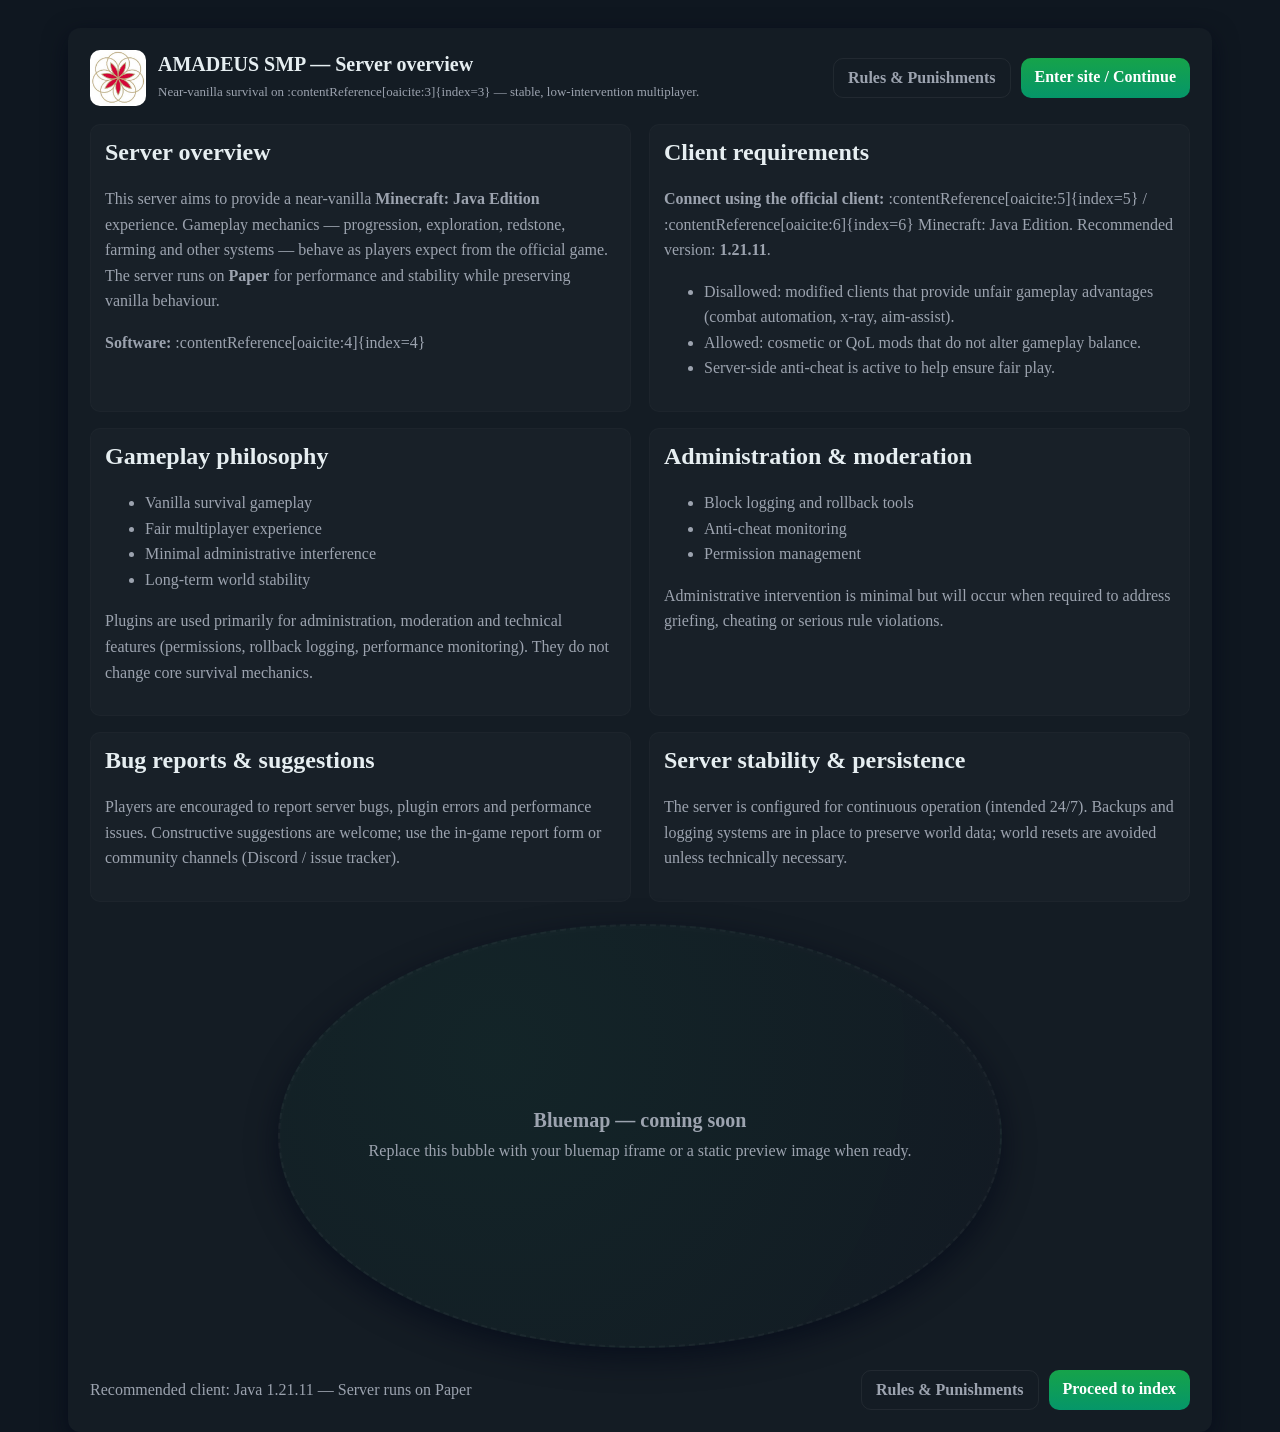
<file: main.html>
<!doctype html>
<html lang="en">
<head>
  <meta charset="utf-8" />
  <meta name="viewport" content="width=device-width,initial-scale=1" />
  <title>AMADEUS SMP — Server overview</title>

  <link rel="stylesheet" href="style.css">
  <style>
    /* Minimal additions to ensure scrollability and the bluemap bubble */
    html,body{height:100%;margin:0;padding:0;background:var(--bg,#0f1720);color:var(--text,#e6eef1);-webkit-font-smoothing:antialiased}
    .page-wrap{max-width:1100px;margin:28px auto;padding:22px;background:rgba(255,255,255,0.02);border-radius:12px;box-shadow:0 8px 24px rgba(2,6,23,0.6);}
    header{display:flex;align-items:center;justify-content:space-between;gap:16px;margin-bottom:18px}
    .brand{display:flex;align-items:center;gap:12px}
    .logo-img{width:56px;height:56px;border-radius:10px;object-fit:cover;display:block}
    main{display:block;max-height:none;overflow:auto} /* permit full page scrolling */
    .grid{display:grid;grid-template-columns:1fr 1fr;gap:18px}
    .card{background:rgba(255,255,255,0.02);padding:14px;border-radius:10px;border:1px solid rgba(255,255,255,0.02)}
    .muted{color:var(--muted,#9ca3af);line-height:1.6}
    .bluemap-bubble{
      width:100%;
      height:420px;
      display:flex;
      align-items:center;
      justify-content:center;
      border-radius:50%;
      background:radial-gradient(circle at 30% 30%, rgba(20,180,120,0.06), rgba(2,6,23,0.08));
      box-shadow:0 10px 30px rgba(2,6,23,0.6), inset 0 2px 8px rgba(255,255,255,0.02);
      border:2px dashed rgba(255,255,255,0.04);
      min-width:420px;
      max-width:720px;
      margin:0 auto;
    }
    .bluemap-label{color:var(--muted,#9ca3af);text-align:center;font-weight:600}
    @media(max-width:900px){
      .grid{grid-template-columns:1fr}
      .bluemap-bubble{min-width:260px;height:260px;border-radius:40px}
    }
    .actions{display:flex;gap:10px;flex-wrap:wrap}
    .btn{display:inline-block;padding:10px 14px;border-radius:10px;text-decoration:none;font-weight:700}
    .btn.secondary{background:transparent;border:1px solid rgba(255,255,255,0.06);color:var(--muted,#9ca3af)}
    .btn.primary{background:linear-gradient(180deg,#16a34a,#059669);color:#fff}
  </style>
</head>
<body>
  <div class="page-wrap">
    <header>
      <div class="brand">
        <!-- replace this file in your repo: icon_amadeus.jpeg -->
        <img class="logo-img" src="icon_amadeus.jpeg" alt="AMADEUS logo — MC" />
        <div>
          <h1 style="margin:0;font-size:20px">AMADEUS SMP — Server overview</h1>
          <div class="muted" style="font-size:13px;margin-top:6px">Near-vanilla survival on :contentReference[oaicite:3]{index=3} — stable, low-intervention multiplayer.</div>
        </div>
      </div>

      <div class="actions">
        <a class="btn secondary" href="rules.html" role="button">Rules &amp; Punishments</a>
        <!-- green button leads to page2.html -->
        <a class="btn primary" href="page2.html" role="button">Enter site / Continue</a>
      </div>
    </header>

    <main>
      <section class="grid" aria-label="overview and client requirements">
        <div class="card">
          <h2 style="margin-top:0">Server overview</h2>
          <p class="muted">This server aims to provide a near-vanilla <strong>Minecraft: Java Edition</strong> experience. Gameplay mechanics — progression, exploration, redstone, farming and other systems — behave as players expect from the official game. The server runs on <strong>Paper</strong> for performance and stability while preserving vanilla behaviour.</p>
          <p class="muted" style="margin-top:8px"><strong>Software:</strong> :contentReference[oaicite:4]{index=4}</p>
        </div>

        <div class="card">
          <h2 style="margin-top:0">Client requirements</h2>
          <p class="muted"><strong>Connect using the official client:</strong> :contentReference[oaicite:5]{index=5} / :contentReference[oaicite:6]{index=6} Minecraft: Java Edition. Recommended version: <strong>1.21.11</strong>.</p>
          <ul class="muted" style="margin-top:6px">
            <li>Disallowed: modified clients that provide unfair gameplay advantages (combat automation, x-ray, aim-assist).</li>
            <li>Allowed: cosmetic or QoL mods that do not alter gameplay balance.</li>
            <li>Server-side anti-cheat is active to help ensure fair play.</li>
          </ul>
        </div>
      </section>

      <div style="height:16px"></div>

      <section class="grid" aria-label="gameplay and administration">
        <div class="card">
          <h2 style="margin-top:0">Gameplay philosophy</h2>
          <ul class="muted">
            <li>Vanilla survival gameplay</li>
            <li>Fair multiplayer experience</li>
            <li>Minimal administrative interference</li>
            <li>Long-term world stability</li>
          </ul>
          <p class="muted" style="margin-top:8px">Plugins are used primarily for administration, moderation and technical features (permissions, rollback logging, performance monitoring). They do not change core survival mechanics.</p>
        </div>

        <div class="card">
          <h2 style="margin-top:0">Administration &amp; moderation</h2>
          <ul class="muted">
            <li>Block logging and rollback tools</li>
            <li>Anti-cheat monitoring</li>
            <li>Permission management</li>
          </ul>
          <p class="muted" style="margin-top:8px">Administrative intervention is minimal but will occur when required to address griefing, cheating or serious rule violations.</p>
        </div>
      </section>

      <div style="height:16px"></div>

      <section class="grid" aria-label="reports and persistence">
        <div class="card">
          <h2 style="margin-top:0">Bug reports &amp; suggestions</h2>
          <p class="muted">Players are encouraged to report server bugs, plugin errors and performance issues. Constructive suggestions are welcome; use the in-game report form or community channels (Discord / issue tracker).</p>
        </div>

        <div class="card">
          <h2 style="margin-top:0">Server stability &amp; persistence</h2>
          <p class="muted">The server is configured for continuous operation (intended 24/7). Backups and logging systems are in place to preserve world data; world resets are avoided unless technically necessary.</p>
        </div>
      </section>

      <div style="height:22px"></div>

      <!-- Bluemap bubble placeholder (big, central) -->
      <section aria-label="Bluemap placeholder" style="text-align:center;">
        <div class="bluemap-bubble" role="img" aria-label="Bluemap coming soon">
          <div>
            <div class="bluemap-label" style="font-size:20px;margin-bottom:6px">Bluemap — coming soon</div>
            <p class="muted" style="margin:0">Replace this bubble with your bluemap iframe or a static preview image when ready.</p>
          </div>
        </div>
      </section>

      <div style="height:22px"></div>

      <footer style="display:flex;justify-content:space-between;align-items:center;flex-wrap:wrap;gap:12px">
        <div class="muted">Recommended client: Java 1.21.11 — Server runs on Paper</div>
        <div class="actions">
          <a class="btn secondary" href="rules.html">Rules &amp; Punishments</a>
          <a class="btn primary" href="page2.html">Proceed to index</a>
        </div>
      </footer>
    </main>
  </div>

  <script src="script.js"></script>
</body>
</html>
</file>
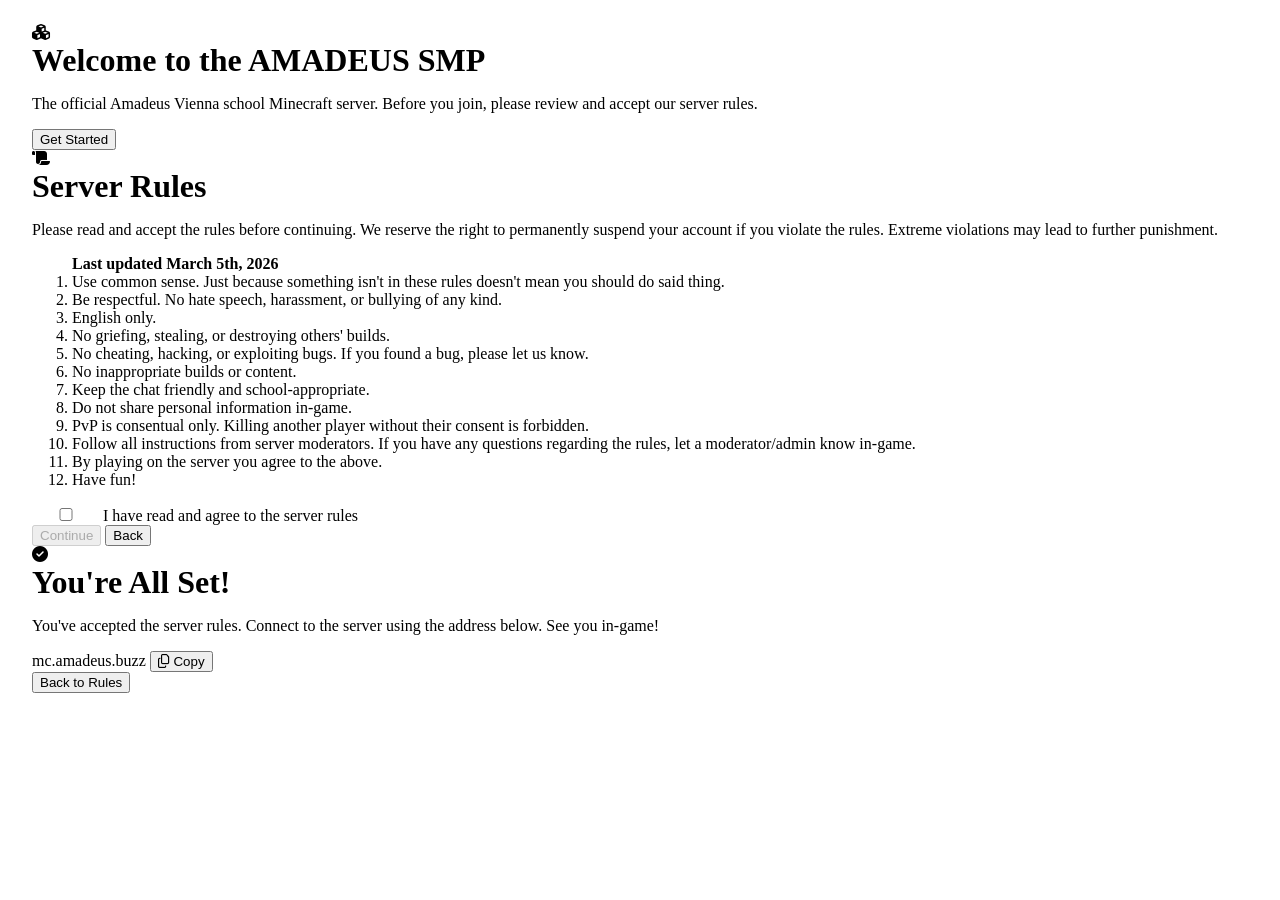
<file: page2.html>
<!DOCTYPE html>
<html lang="en">
<head>
    <meta charset="UTF-8">
    <meta name="viewport" content="width=device-width, initial-scale=1.0">
    <title>AV Minecraft Server</title>
    <link rel="stylesheet" href="https://cdnjs.cloudflare.com/ajax/libs/font-awesome/6.5.1/css/all.min.css">
    <link rel="stylesheet" href="style.css">
</head>
<body>
    <div class="bg-image" id="bgImage"></div>

    <div class="wizard-container">
        <div class="progress-bar">
            <div class="progress-segment active" data-step="0"></div>
            <div class="progress-segment" data-step="1"></div>
            <div class="progress-segment" data-step="2"></div>
        </div>

        <div class="card">
            <div class="step active" data-step="0">
                <div class="icon"><i class="fa-solid fa-cubes"></i></div>
                <h1>Welcome to the AMADEUS SMP</h1>
                <p class="subtitle">The official Amadeus Vienna school Minecraft server. Before you join, please review and accept our server rules.</p>
                <button class="btn btn-primary" onclick="goTo(1)">Get Started</button>
            </div>

            <div class="step" data-step="1">
                <div class="icon"><i class="fa-solid fa-scroll"></i></div>
                <h1>Server Rules</h1>
                <p class="subtitle">Please read and accept the rules before continuing. We reserve the right to permanently suspend your account if you violate the rules. Extreme violations may lead to further punishment.</p>
                <div class="rules-box">
                    <ol>
                        <b>Last updated March 5th, 2026</b>
                        <li>Use common sense. Just because something isn't in these rules doesn't mean you should do said thing.</li>
                        <li>Be respectful. No hate speech, harassment, or bullying of any kind.</li>
                        <li>English only.</li>
                        <li>No griefing, stealing, or destroying others' builds.</li>
                        <li>No cheating, hacking, or exploiting bugs. If you found a bug, please let us know.</li>
                        <li>No inappropriate builds or content.</li>
                        <li>Keep the chat friendly and school-appropriate.</li>
                        <li>Do not share personal information in-game.</li>
                        <li>PvP is consentual only. Killing another player without their consent is forbidden.</li>
                        <li>Follow all instructions from server moderators. If you have any questions regarding the rules, let a moderator/admin know in-game.</li>
                        <li>By playing on the server you agree to the above.</li>
                        <li>Have fun!</li>
                    </ol>
                </div>
                <label class="checkbox-group" onclick="toggleRules()">
                    <input type="checkbox" id="acceptRules">
                    <span class="checkmark"></span>
                    <span class="checkbox-label">I have read and agree to the server rules</span>
                </label>
                <button class="btn btn-primary" id="rulesNext" disabled onclick="goTo(2)">Continue</button>
                <button class="btn btn-secondary" onclick="goTo(0)">Back</button>
            </div>

            <div class="step" data-step="2">
    <div class="success-icon"><i class="fa-solid fa-circle-check"></i></div>
    <h1>You're All Set!</h1>
    <p class="subtitle">You've accepted the server rules. Connect to the server using the address below. See you in-game!</p>

    <div class="server-ip" onclick="copyIP()">
        <span class="ip-text">mc.amadeus.buzz</span>
        <button class="copy-btn" id="copyBtn"><i class="fa-regular fa-copy"></i> Copy</button>
    </div>

    <button class="btn btn-secondary" onclick="goTo(1)">Back to Rules</button>
</div>
        </div>
    </div>

    <script src="script.js"></script>
</body>
</html>
</file>
<file: style.css>
html {
	width: 100%;
}
body {
	margin: 1.5em 2em;
}
form {
	display: inline-block;
	line-height: 1.5em;
	padding: 0.5em 1em;
	white-space: nowrap;
}
input {
	box-sizing: border-box;
	width: 4.5em;
}
input[type="number"] {
	text-align: right;
	text-align: end;
}
.input-wrapper {
	display: inline-flex;
	width: 4.5em;
	margin: 3px;
}
.input-wrapper > input {
	width: 100%;
}
.input-wrapper > input.suffix {
	margin-right: 3px;
}
label, form > input {
	display: block;
	width: 100%;
}
form input[type="button"] {
	height: 2em;
	margin-bottom: 0.5em;
}
.output-wrapper {
	position: relative;
	margin: 25px 0 15px;
	border: #555 3px double;
	max-width: 40em;
	padding: 1em;
}
.audio-controls {
	display: inline-block;
	position: absolute;
	top: -19px;
	left: 30px;
	background: white;
	padding: 0 10px;
	white-space: nowrap;
	height: 34px;
}
.audio-controls > * {
	vertical-align: middle;
	height: 100%;
}
#play-pause {
	width: 34px;
	padding: 5px;
	margin: 0 10px 0 1px;
}
#play-pause .icon {
	height: 100%;
	width: 100%;
	vertical-align: unset;
}
#play-pause .pause-icon {
	display: none;
}
#play-pause.pause .pause-icon {
	display: unset;
}
#play-pause.pause .play-icon {
	display: none;
}
.volume-wrapper {
	display: inline-block;
}
.volume-wrapper > * {
	height: 100%;
	vertical-align: middle;
}
.volume-wrapper .icon {
	width: 22px;
	height: 22px;
}
#volume {
	width: 10em;
	margin: 0 0 0 2px;
}
.clip-text {
	cursor: pointer;
}
.clip-text:hover {
	background-image: url("[data-uri]");
}
.clip-text.curr {
	background-color: #FF5;
}
h1 {
	margin: 0;
}
.title {
	margin-bottom: 0.75em;
}
.title a {
	padding-left: 0.25em;
	text-decoration: none;
}
.disclaimer > * {
	font-size: smaller;
	margin: 0;
	margin-bottom: 0.2em;
}
</file>
